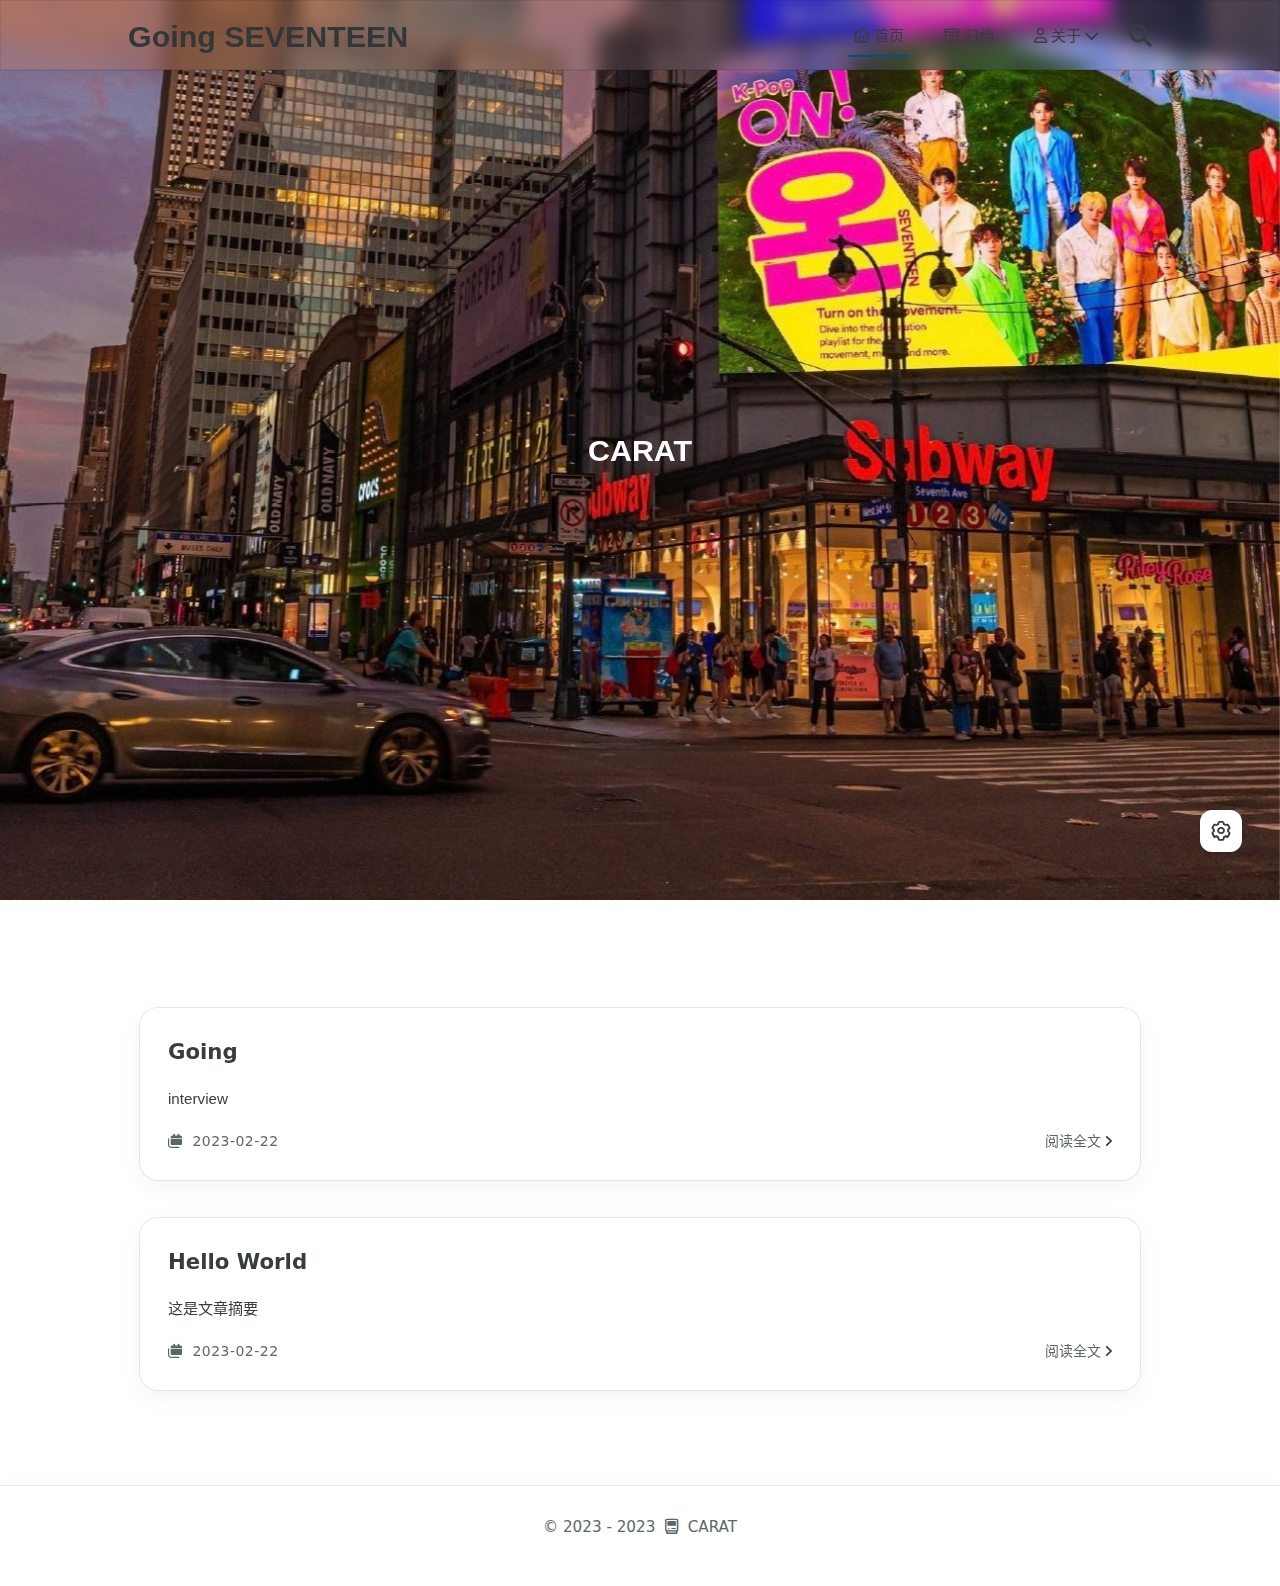
<file: index.html>
<!DOCTYPE html>
<html lang="zh-CN">
<head>
    <meta charset="utf-8">
    <meta name="viewport" content="width=device-width, initial-scale=1">
    <meta name="keywords" content="Hexo Theme Redefine">
    <meta name="description" content="Hexo Theme Redefine">
    <meta name="author" content="CARAT">
    <link rel="apple-touch-icon" sizes="180x180" href="/images/apple-touch-icon-redefine.png">
    <!--- Seo Part-->
    
    <link rel="canonical" href="https://Cherryhoo.github.io/"/>
    <meta name="robots" content="index,follow">
    <meta name="googlebot" content="index,follow">
    <meta name="revisit-after" content="1 days">
    <meta property="og:type" content="article">
    <meta property="og:title" content="HooBlog">
    <meta property="og:description" content="Hexo Theme Redefine">
    <meta property="og:url" content="https://Cherryhoo.github.ioindex.html">
    <meta property="og:image" content="/images/redefine-logo.svg">
    <meta property="og:site_name" content="Going SEVENTEEN">
    <meta name="twitter:card" content="summary_large_image">
    <meta name="twitter:title" content="HooBlog">
    <meta name="twitter:description" content="Hexo Theme Redefine">
    <meta name="twitter:image" content="/images/redefine-logo.svg">
    <!--- Icon Part-->
    <link rel="icon" type="image/png" href="/images/redefine-logo.svg" sizes="192x192">
    <link rel="apple-touch-icon" sizes="180x180" href="/images/redefine-logo.svg">
    <meta name="theme-color" content="#005080">
    <link rel="shortcut icon" href="/images/redefine-logo.svg">
    
    <title>
        
        Going SEVENTEEN
    </title>
    
<link rel="stylesheet" href="/css/style.css">

    
<link rel="stylesheet" href="/assets/fonts.css">

    
    
    
    
    <script id="hexo-configurations">
    let REDEFINE = window.REDEFINE || {};
    REDEFINE.hexo_config = {"hostname":"cherryhoo.github.io","root":"/","language":"zh-CN","path":"search.xml"};
    REDEFINE.theme_config = {"toc":{"enable":true,"number":true,"expand_all":true,"init_open":true},"style":{"primary_color":"#005080","avatar":"/images/redefine-avatar.svg","favicon":"/images/redefine-logo.svg","article_img_align":"center","right_side_width":"210px","content_max_width":"1000px","nav_color":{"left":"#f78736","right":"#367df7","transparency":35},"hover":{"shadow":true,"scale":false},"first_screen":{"enable":true,"background_image":{"light":"/images/background1.jpg","dark":"https://evan.beee.top/img/wallhaven-wqery6-dark.webp"},"title_color":{"light":"#fff","dark":"#d1d1b6"},"description":"CARAT","custom_font":{"enable":false,"font_family":null,"font_url":null}},"scroll":{"progress_bar":{"enable":false},"percent":{"enable":false}}},"local_search":{"enable":true,"preload":true},"code_block":{"copy":true,"style":"mac","custom_font":{"enable":false,"font_family":null,"font_url":null}},"pjax":{"enable":true},"lazyload":{"enable":true},"version":"1.1.2","friend_links":{"columns":2},"home_article":{"date_format":"auto","category":{"enable":true,"limit":3},"tag":{"enable":true,"limit":3}}};
    REDEFINE.language_ago = {"second":"%s 秒前","minute":"%s 分钟前","hour":"%s 小时前","day":"%s 天前","week":"%s 周前","month":"%s 个月前","year":"%s 年前"};
  </script>
    
    
<link rel="stylesheet" href="/fontawesome/fontawesome.min.css">

    
<link rel="stylesheet" href="/fontawesome/brands.min.css">

    
<link rel="stylesheet" href="/fontawesome/solid.min.css">

    
<link rel="stylesheet" href="/fontawesome/regular.min.css">

    
    
    
<meta name="generator" content="Hexo 6.3.0"></head>


<body>
<div class="progress-bar-container">
    

    
        <span class="pjax-progress-bar"></span>
        <span class="pjax-progress-icon">
            <i class="fa-solid fa-circle-notch fa-spin"></i>
        </span>
    
</div>


<main class="page-container">

    
        <div class="first-screen-container flex-center">
    <div class="content flex-center">
        <div class="description fade-in-down-animation" >
          CARAT
        </div>
        
    </div>
</div>

    

    <div class="page-main-content">

        <div class="page-main-content-top">
            <header class="menu-wrapper">
    
    <div class="menu-content has-first-screen">
        <div class="left">
            
            <a class="logo-title" href="/">
                <h1>
                Going SEVENTEEN
                </h1>
            </a>
        </div>

        <div class="right">
            <!-- PC -->
            <div class="pc">
                <ul class="menu-list">
                    
                        
                            <li class="menu-item">
                                <!-- Menu -->
                                <a class="active" 
                                    href="/"  >
                                    
                                        
                                            <i class="fa-regular fa-house"></i>
                                        
                                        首页
                                    
                                </a>
                                <!-- Submenu -->
                                
                            </li>
                    
                        
                            <li class="menu-item">
                                <!-- Menu -->
                                <a class="" 
                                    href="/archives"  >
                                    
                                        
                                            <i class="fa-regular fa-archive"></i>
                                        
                                        归档
                                    
                                </a>
                                <!-- Submenu -->
                                
                            </li>
                    
                        
                            <li class="menu-item">
                                <!-- Menu -->
                                <a class="has-dropdown" 
                                    href="#" onClick="return false;">
                                    
                                        
                                            <i class="fa-regular fa-user"></i>
                                        
                                        关于&nbsp;<i class="fa-solid fa-chevron-down"></i>
                                    
                                </a>
                                <!-- Submenu -->
                                
                                    <ul class="sub-menu">
                                    
                                        <li>
                                        <a href="/about">ME
                                        </a>
                                        </li>
                                    
                                        <li>
                                        <a target="_blank" rel="noopener" href="https://github.com/Cherryhoo/">GITHUB
                                        </a>
                                        </li>
                                    
                                        <li>
                                        <a target="_blank" rel="noopener" href="https://weibo.com/">BLOG
                                        </a>
                                        </li>
                                    
                                        <li>
                                        <a target="_blank" rel="noopener" href="https://www.bilibili.com/account/history?spm_id_from=333.880.0.0">VIDEO
                                        </a>
                                        </li>
                                    
                                        <li>
                                        <a target="_blank" rel="noopener" href="https://www.yuque.com/dashboard">NOTE
                                        </a>
                                        </li>
                                    
                                        <li>
                                        <a target="_blank" rel="noopener" href="https://pan.baidu.com/disk/main#/index?category=all&path=%2F%E6%88%91%E7%9A%84%E8%B5%84%E6%BA%90%2Fpink">STORAGE
                                        </a>
                                        </li>
                                    
                                        <li>
                                        <a target="_blank" rel="noopener" href="https://sunny-117.github.io/blog/react/">REACT
                                        </a>
                                        </li>
                                    
                                    </ul>
                                
                            </li>
                    
                    
                        <li class="menu-item search search-popup-trigger">
                            <i class="fa-solid fa-magnifying-glass"></i>
                        </li>
                    
                </ul>
            </div>
            <!-- Mobile -->
            <div class="mobile">
                
                    <div class="icon-item search search-popup-trigger"><i class="fa-solid fa-magnifying-glass"></i></div>
                
                <div class="icon-item menu-bar">
                    <div class="menu-bar-middle"></div>
                </div>
            </div>
        </div>
    </div>

    <!-- Mobile drawer -->
    <div class="menu-drawer">
        <ul class="drawer-menu-list">
            
                
                    <li class="drawer-menu-item flex-center">
                        <a class="active" 
                        href="/"  >
                             
                                
                                    <i class="fa-regular fa-house"></i>
                                
                                首页
                            
                        </a>
                    </li>
                    <!-- Submenu -->
                    
            
                
                    <li class="drawer-menu-item flex-center">
                        <a class="" 
                        href="/archives"  >
                             
                                
                                    <i class="fa-regular fa-archive"></i>
                                
                                归档
                            
                        </a>
                    </li>
                    <!-- Submenu -->
                    
            
                
                    <li class="drawer-menu-item flex-center">
                        <a class="has-dropdown" 
                        href="#" onClick="return false;">
                            
                                
                                    <i class="fa-regular fa-user"></i>
                                
                                关于&nbsp;<i class="fa-solid fa-chevron-down"></i>
                            
                        </a>
                    </li>
                    <!-- Submenu -->
                              
                        
                            <li class="dropdown-item flex-center">
                                <a class="dropdown-item" href="/about">ME</a>
                            </li>
                        
                            <li class="dropdown-item flex-center">
                                <a class="dropdown-item" target="_blank" rel="noopener" href="https://github.com/Cherryhoo/">GITHUB</a>
                            </li>
                        
                            <li class="dropdown-item flex-center">
                                <a class="dropdown-item" target="_blank" rel="noopener" href="https://weibo.com/">BLOG</a>
                            </li>
                        
                            <li class="dropdown-item flex-center">
                                <a class="dropdown-item" target="_blank" rel="noopener" href="https://www.bilibili.com/account/history?spm_id_from=333.880.0.0">VIDEO</a>
                            </li>
                        
                            <li class="dropdown-item flex-center">
                                <a class="dropdown-item" target="_blank" rel="noopener" href="https://www.yuque.com/dashboard">NOTE</a>
                            </li>
                        
                            <li class="dropdown-item flex-center">
                                <a class="dropdown-item" target="_blank" rel="noopener" href="https://pan.baidu.com/disk/main#/index?category=all&path=%2F%E6%88%91%E7%9A%84%E8%B5%84%E6%BA%90%2Fpink">STORAGE</a>
                            </li>
                        
                            <li class="dropdown-item flex-center">
                                <a class="dropdown-item" target="_blank" rel="noopener" href="https://sunny-117.github.io/blog/react/">REACT</a>
                            </li>
                        
                    
            

        </ul>
    </div>

    <div class="window-mask"></div>

</header>


        </div>

        <div class="page-main-content-middle">

            <div class="main-content">

                
                    <div class="home-content-container fade-in-down-animation">
    <ul class="home-article-list">
        
            <li class="home-article-item">

                

                

                <h3 class="home-article-title">
                    <a href="/2023/02/22/post/">
                        Going
                    </a>
                </h3>

                <div class="home-article-content markdown-body">
                    
                        interview
                    
                </div>

                <div class="home-article-meta-info-container">
    <div class="home-article-meta-info">
        <span><i class="fa-solid fa-calendars"></i>&nbsp;
            <span class="home-article-date" data-date="Wed Feb 22 2023 17:32:19 GMT+0800">
                
                    2023-02-22
                
            </span>
        </span>
        
        
    </div>

    <a href="/2023/02/22/post/">阅读全文<span class="seo-reader-text">Going</span>&nbsp;<i class="fa-solid fa-angle-right"></i></a>
</div>

            </li>
        
            <li class="home-article-item">

                

                

                <h3 class="home-article-title">
                    <a href="/2023/02/22/hello-world/">
                        Hello World
                    </a>
                </h3>

                <div class="home-article-content markdown-body">
                    
                        这是文章摘要
                    
                </div>

                <div class="home-article-meta-info-container">
    <div class="home-article-meta-info">
        <span><i class="fa-solid fa-calendars"></i>&nbsp;
            <span class="home-article-date" data-date="Wed Feb 22 2023 16:55:38 GMT+0800">
                
                    2023-02-22
                
            </span>
        </span>
        
        
    </div>

    <a href="/2023/02/22/hello-world/">阅读全文<span class="seo-reader-text">Hello World</span>&nbsp;<i class="fa-solid fa-angle-right"></i></a>
</div>

            </li>
        
    </ul>

    <div class="home-paginator">
        <div class="paginator">
    

    
</div>

    </div>
</div>


                

            </div>



        </div>

        <div class="page-main-content-bottom">
            <footer class="footer">
    <div class="info-container">
        <div class="copyright-info">
            &copy;
            
              <span>2023</span>
              -
            
            2023&nbsp;&nbsp;<i class="fa-regular fa-computer-classic"></i>&nbsp;&nbsp;<a href="/">CARAT</a>
        </div>
        
        
        
        
        
        
        
        
        
    </div>  
</footer>
        </div>
    </div>

    

    <div class="right-bottom-side-tools">
        <div class="side-tools-container">
    <ul class="unfolded-tools-list">
        <li class="right-bottom-tools tool-font-adjust-plus flex-center">
            <i class="fa-regular fa-magnifying-glass-plus"></i>
        </li>

        <li class="right-bottom-tools tool-font-adjust-minus flex-center">
            <i class="fa-regular fa-magnifying-glass-minus"></i>
        </li>

        <li class="right-bottom-tools tool-expand-width flex-center">
            <i class="fa-regular fa-expand"></i>
        </li>

        <li class="right-bottom-tools tool-dark-light-toggle flex-center">
            <i class="fa-regular fa-moon"></i>
        </li>

        <!-- rss -->
        

        
            <li class="right-bottom-tools tool-scroll-to-top flex-center">
                <i class="fa-regular fa-arrow-up"></i>
            </li>
        

        <li class="right-bottom-tools tool-scroll-to-bottom flex-center">
            <i class="fa-regular fa-arrow-down"></i>
        </li>
    </ul>

    <ul class="folded-tools-list">
        <li class="right-bottom-tools tool-toggle-show flex-center">
            <i class="fa-regular fa-cog fa-spin"></i>
        </li>
        
    </ul>
</div>

    </div>

    <div class="image-viewer-container">
    <img src="">
</div>


    
        <div class="search-pop-overlay">
    <div class="popup search-popup">
        <div class="search-header">
          <span class="search-input-field-pre">
            <i class="fa-solid fa-keyboard"></i>
          </span>
            <div class="search-input-container">
                <input autocomplete="off"
                       autocorrect="off"
                       autocapitalize="off"
                       placeholder="搜索..."
                       spellcheck="false"
                       type="search"
                       class="search-input"
                >
            </div>
            <span class="popup-btn-close">
                <i class="fa-solid fa-times"></i>
            </span>
        </div>
        <div id="search-result">
            <div id="no-result">
                <i class="fa-solid fa-spinner fa-spin-pulse fa-5x fa-fw"></i>
            </div>
        </div>
    </div>
</div>

    


</main>





<script src="/js/utils.js"></script>

<script src="/js/main.js"></script>

<script src="/js/layouts/menu-shrink.js"></script>

<script src="/js/tools/go-top-bottom.js"></script>

<script src="/js/tools/dark-light-toggle.js"></script>



    
<script src="/js/tools/local-search.js"></script>




    
<script src="/js/tools/code-block.js"></script>




    
<script src="/js/layouts/lazyload.js"></script>





<div class="post-scripts pjax">
    
    
</div>


    
<script src="/js/libs/pjax.min.js"></script>

<script>
    window.addEventListener('DOMContentLoaded', () => {
        window.pjax = new Pjax({
            selectors: [
                'head title',
                '.page-container',
                '.pjax'
            ],
            history: true,
            debug: false,
            cacheBust: false,
            timeout: 0,
            analytics: false,
            currentUrlFullReload: false,
            scrollRestoration: false,
            // scrollTo: true,
        });

        document.addEventListener('pjax:send', () => {
            REDEFINE.utils.pjaxProgressBarStart();
        });

        document.addEventListener('pjax:complete', () => {
            REDEFINE.utils.pjaxProgressBarEnd();
            window.pjax.executeScripts(document.querySelectorAll('script[data-pjax], .pjax script'));
            REDEFINE.refresh();
        });
    });
</script>



</body>
</html>
</file>
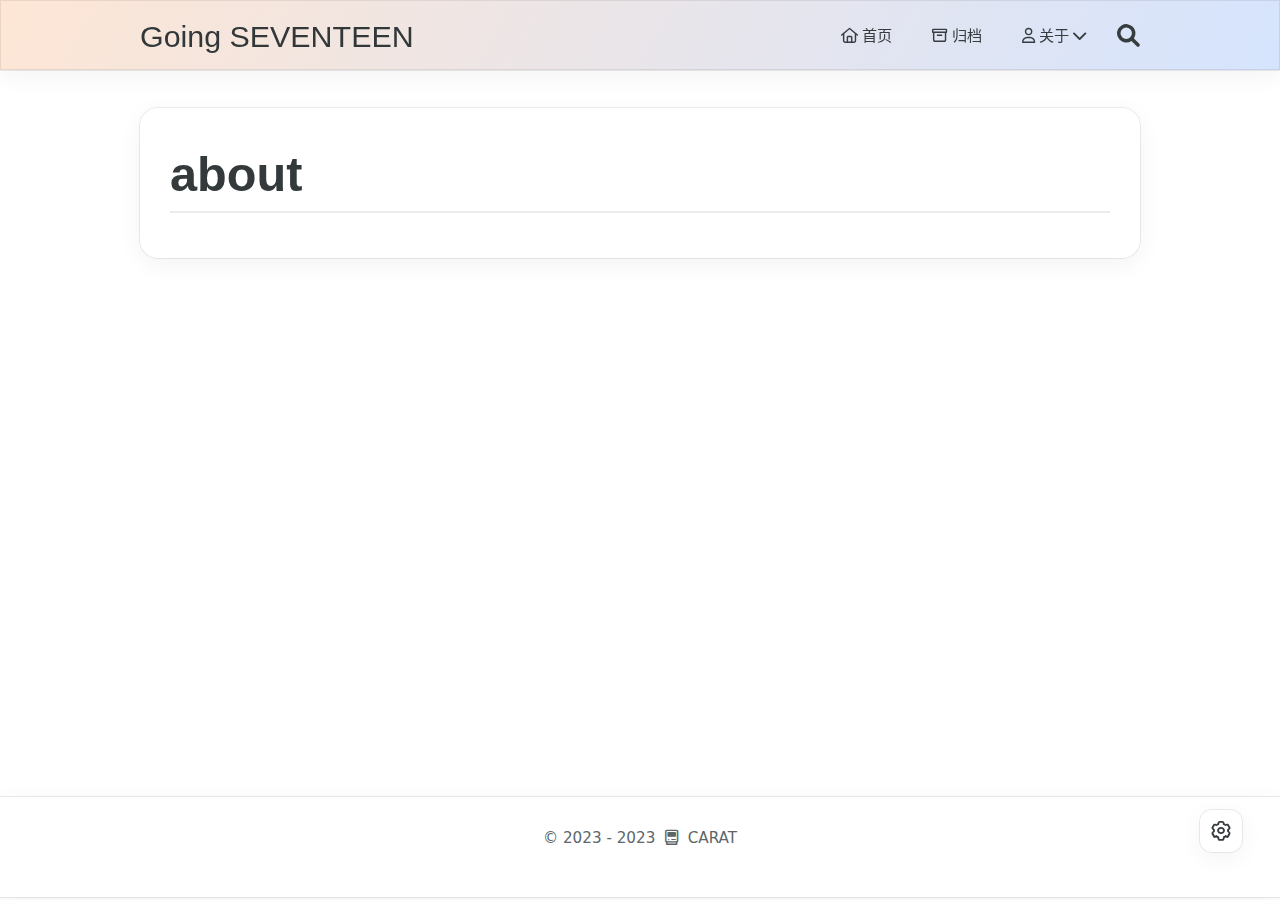
<file: about/index.html>
<!DOCTYPE html>
<html lang="zh-CN">
<head>
    <meta charset="utf-8">
    <meta name="viewport" content="width=device-width, initial-scale=1">
    <meta name="keywords" content="Hexo Theme Redefine">
    <meta name="description" content="Hexo Theme Redefine">
    <meta name="author" content="CARAT">
    <link rel="apple-touch-icon" sizes="180x180" href="/images/apple-touch-icon-redefine.png">
    <!--- Seo Part-->
    
    <link rel="canonical" href="https://Cherryhoo.github.io/about/"/>
    <meta name="robots" content="index,follow">
    <meta name="googlebot" content="index,follow">
    <meta name="revisit-after" content="1 days">
    <meta property="og:type" content="article">
    <meta property="og:title" content="about">
    <meta property="og:description" content="Hexo Theme Redefine">
    <meta property="og:url" content="https://Cherryhoo.github.ioabout/index.html">
    <meta property="og:image" content="/images/redefine-logo.svg">
    <meta property="og:site_name" content="Going SEVENTEEN">
    <meta name="twitter:card" content="summary_large_image">
    <meta name="twitter:title" content="about">
    <meta name="twitter:description" content="Hexo Theme Redefine">
    <meta name="twitter:image" content="/images/redefine-logo.svg">
    <!--- Icon Part-->
    <link rel="icon" type="image/png" href="/images/redefine-logo.svg" sizes="192x192">
    <link rel="apple-touch-icon" sizes="180x180" href="/images/redefine-logo.svg">
    <meta name="theme-color" content="#005080">
    <link rel="shortcut icon" href="/images/redefine-logo.svg">
    
    <title>
        
            关于 -
        
        Going SEVENTEEN
    </title>
    
<link rel="stylesheet" href="/css/style.css">

    
<link rel="stylesheet" href="/assets/fonts.css">

    
    
    
    
    <script id="hexo-configurations">
    let REDEFINE = window.REDEFINE || {};
    REDEFINE.hexo_config = {"hostname":"cherryhoo.github.io","root":"/","language":"zh-CN","path":"search.xml"};
    REDEFINE.theme_config = {"toc":{"enable":true,"number":true,"expand_all":true,"init_open":true},"style":{"primary_color":"#005080","avatar":"/images/redefine-avatar.svg","favicon":"/images/redefine-logo.svg","article_img_align":"center","right_side_width":"210px","content_max_width":"1000px","nav_color":{"left":"#f78736","right":"#367df7","transparency":35},"hover":{"shadow":true,"scale":false},"first_screen":{"enable":true,"background_image":{"light":"/images/background1.jpg","dark":"https://evan.beee.top/img/wallhaven-wqery6-dark.webp"},"title_color":{"light":"#fff","dark":"#d1d1b6"},"description":"CARAT","custom_font":{"enable":false,"font_family":null,"font_url":null}},"scroll":{"progress_bar":{"enable":false},"percent":{"enable":false}}},"local_search":{"enable":true,"preload":true},"code_block":{"copy":true,"style":"mac","custom_font":{"enable":false,"font_family":null,"font_url":null}},"pjax":{"enable":true},"lazyload":{"enable":true},"version":"1.1.2","friend_links":{"columns":2},"home_article":{"date_format":"auto","category":{"enable":true,"limit":3},"tag":{"enable":true,"limit":3}}};
    REDEFINE.language_ago = {"second":"%s 秒前","minute":"%s 分钟前","hour":"%s 小时前","day":"%s 天前","week":"%s 周前","month":"%s 个月前","year":"%s 年前"};
  </script>
    
    
<link rel="stylesheet" href="/fontawesome/fontawesome.min.css">

    
<link rel="stylesheet" href="/fontawesome/brands.min.css">

    
<link rel="stylesheet" href="/fontawesome/solid.min.css">

    
<link rel="stylesheet" href="/fontawesome/regular.min.css">

    
    
    
<meta name="generator" content="Hexo 6.3.0"></head>


<body>
<div class="progress-bar-container">
    

    
        <span class="pjax-progress-bar"></span>
        <span class="pjax-progress-icon">
            <i class="fa-solid fa-circle-notch fa-spin"></i>
        </span>
    
</div>


<main class="page-container">

    

    <div class="page-main-content">

        <div class="page-main-content-top">
            <header class="menu-wrapper">
    
    <div class="menu-content">
        <div class="left">
            
            <a class="logo-title" href="/">
                
                Going SEVENTEEN
                
            </a>
        </div>

        <div class="right">
            <!-- PC -->
            <div class="pc">
                <ul class="menu-list">
                    
                        
                            <li class="menu-item">
                                <!-- Menu -->
                                <a class="" 
                                    href="/"  >
                                    
                                        
                                            <i class="fa-regular fa-house"></i>
                                        
                                        首页
                                    
                                </a>
                                <!-- Submenu -->
                                
                            </li>
                    
                        
                            <li class="menu-item">
                                <!-- Menu -->
                                <a class="" 
                                    href="/archives"  >
                                    
                                        
                                            <i class="fa-regular fa-archive"></i>
                                        
                                        归档
                                    
                                </a>
                                <!-- Submenu -->
                                
                            </li>
                    
                        
                            <li class="menu-item">
                                <!-- Menu -->
                                <a class="has-dropdown" 
                                    href="#" onClick="return false;">
                                    
                                        
                                            <i class="fa-regular fa-user"></i>
                                        
                                        关于&nbsp;<i class="fa-solid fa-chevron-down"></i>
                                    
                                </a>
                                <!-- Submenu -->
                                
                                    <ul class="sub-menu">
                                    
                                        <li>
                                        <a href="/about">ME
                                        </a>
                                        </li>
                                    
                                        <li>
                                        <a target="_blank" rel="noopener" href="https://github.com/Cherryhoo/">GITHUB
                                        </a>
                                        </li>
                                    
                                        <li>
                                        <a target="_blank" rel="noopener" href="https://weibo.com/">BLOG
                                        </a>
                                        </li>
                                    
                                        <li>
                                        <a target="_blank" rel="noopener" href="https://www.bilibili.com/account/history?spm_id_from=333.880.0.0">VIDEO
                                        </a>
                                        </li>
                                    
                                        <li>
                                        <a target="_blank" rel="noopener" href="https://www.yuque.com/dashboard">NOTE
                                        </a>
                                        </li>
                                    
                                        <li>
                                        <a target="_blank" rel="noopener" href="https://pan.baidu.com/disk/main#/index?category=all&path=%2F%E6%88%91%E7%9A%84%E8%B5%84%E6%BA%90%2Fpink">STORAGE
                                        </a>
                                        </li>
                                    
                                        <li>
                                        <a target="_blank" rel="noopener" href="https://sunny-117.github.io/blog/react/">REACT
                                        </a>
                                        </li>
                                    
                                    </ul>
                                
                            </li>
                    
                    
                        <li class="menu-item search search-popup-trigger">
                            <i class="fa-solid fa-magnifying-glass"></i>
                        </li>
                    
                </ul>
            </div>
            <!-- Mobile -->
            <div class="mobile">
                
                    <div class="icon-item search search-popup-trigger"><i class="fa-solid fa-magnifying-glass"></i></div>
                
                <div class="icon-item menu-bar">
                    <div class="menu-bar-middle"></div>
                </div>
            </div>
        </div>
    </div>

    <!-- Mobile drawer -->
    <div class="menu-drawer">
        <ul class="drawer-menu-list">
            
                
                    <li class="drawer-menu-item flex-center">
                        <a class="" 
                        href="/"  >
                             
                                
                                    <i class="fa-regular fa-house"></i>
                                
                                首页
                            
                        </a>
                    </li>
                    <!-- Submenu -->
                    
            
                
                    <li class="drawer-menu-item flex-center">
                        <a class="" 
                        href="/archives"  >
                             
                                
                                    <i class="fa-regular fa-archive"></i>
                                
                                归档
                            
                        </a>
                    </li>
                    <!-- Submenu -->
                    
            
                
                    <li class="drawer-menu-item flex-center">
                        <a class="has-dropdown" 
                        href="#" onClick="return false;">
                            
                                
                                    <i class="fa-regular fa-user"></i>
                                
                                关于&nbsp;<i class="fa-solid fa-chevron-down"></i>
                            
                        </a>
                    </li>
                    <!-- Submenu -->
                              
                        
                            <li class="dropdown-item flex-center">
                                <a class="dropdown-item" href="/about">ME</a>
                            </li>
                        
                            <li class="dropdown-item flex-center">
                                <a class="dropdown-item" target="_blank" rel="noopener" href="https://github.com/Cherryhoo/">GITHUB</a>
                            </li>
                        
                            <li class="dropdown-item flex-center">
                                <a class="dropdown-item" target="_blank" rel="noopener" href="https://weibo.com/">BLOG</a>
                            </li>
                        
                            <li class="dropdown-item flex-center">
                                <a class="dropdown-item" target="_blank" rel="noopener" href="https://www.bilibili.com/account/history?spm_id_from=333.880.0.0">VIDEO</a>
                            </li>
                        
                            <li class="dropdown-item flex-center">
                                <a class="dropdown-item" target="_blank" rel="noopener" href="https://www.yuque.com/dashboard">NOTE</a>
                            </li>
                        
                            <li class="dropdown-item flex-center">
                                <a class="dropdown-item" target="_blank" rel="noopener" href="https://pan.baidu.com/disk/main#/index?category=all&path=%2F%E6%88%91%E7%9A%84%E8%B5%84%E6%BA%90%2Fpink">STORAGE</a>
                            </li>
                        
                            <li class="dropdown-item flex-center">
                                <a class="dropdown-item" target="_blank" rel="noopener" href="https://sunny-117.github.io/blog/react/">REACT</a>
                            </li>
                        
                    
            

        </ul>
    </div>

    <div class="window-mask"></div>

</header>


        </div>

        <div class="page-main-content-middle">

            <div class="main-content">

                
                    <div class="fade-in-down-animation">
    <div class="page-template-container">
        
        
        <div class="page-template-content markdown-body">
            
                <h1>about</h1>
            
        </div>
        <div class="page-template-comments">
            
        </div>
    </div>
</div>


                

            </div>



        </div>

        <div class="page-main-content-bottom">
            <footer class="footer">
    <div class="info-container">
        <div class="copyright-info">
            &copy;
            
              <span>2023</span>
              -
            
            2023&nbsp;&nbsp;<i class="fa-regular fa-computer-classic"></i>&nbsp;&nbsp;<a href="/">CARAT</a>
        </div>
        
        
        
        
        
        
        
        
        
    </div>  
</footer>
        </div>
    </div>

    

    <div class="right-bottom-side-tools">
        <div class="side-tools-container">
    <ul class="unfolded-tools-list">
        <li class="right-bottom-tools tool-font-adjust-plus flex-center">
            <i class="fa-regular fa-magnifying-glass-plus"></i>
        </li>

        <li class="right-bottom-tools tool-font-adjust-minus flex-center">
            <i class="fa-regular fa-magnifying-glass-minus"></i>
        </li>

        <li class="right-bottom-tools tool-expand-width flex-center">
            <i class="fa-regular fa-expand"></i>
        </li>

        <li class="right-bottom-tools tool-dark-light-toggle flex-center">
            <i class="fa-regular fa-moon"></i>
        </li>

        <!-- rss -->
        

        
            <li class="right-bottom-tools tool-scroll-to-top flex-center">
                <i class="fa-regular fa-arrow-up"></i>
            </li>
        

        <li class="right-bottom-tools tool-scroll-to-bottom flex-center">
            <i class="fa-regular fa-arrow-down"></i>
        </li>
    </ul>

    <ul class="folded-tools-list">
        <li class="right-bottom-tools tool-toggle-show flex-center">
            <i class="fa-regular fa-cog fa-spin"></i>
        </li>
        
    </ul>
</div>

    </div>

    <div class="image-viewer-container">
    <img src="">
</div>


    
        <div class="search-pop-overlay">
    <div class="popup search-popup">
        <div class="search-header">
          <span class="search-input-field-pre">
            <i class="fa-solid fa-keyboard"></i>
          </span>
            <div class="search-input-container">
                <input autocomplete="off"
                       autocorrect="off"
                       autocapitalize="off"
                       placeholder="搜索..."
                       spellcheck="false"
                       type="search"
                       class="search-input"
                >
            </div>
            <span class="popup-btn-close">
                <i class="fa-solid fa-times"></i>
            </span>
        </div>
        <div id="search-result">
            <div id="no-result">
                <i class="fa-solid fa-spinner fa-spin-pulse fa-5x fa-fw"></i>
            </div>
        </div>
    </div>
</div>

    


</main>




<script src="/js/utils.js"></script>

<script src="/js/main.js"></script>

<script src="/js/layouts/menu-shrink.js"></script>

<script src="/js/tools/go-top-bottom.js"></script>

<script src="/js/tools/dark-light-toggle.js"></script>



    
<script src="/js/tools/local-search.js"></script>




    
<script src="/js/tools/code-block.js"></script>




    
<script src="/js/layouts/lazyload.js"></script>





<div class="post-scripts pjax">
    
    
</div>


    
<script src="/js/libs/pjax.min.js"></script>

<script>
    window.addEventListener('DOMContentLoaded', () => {
        window.pjax = new Pjax({
            selectors: [
                'head title',
                '.page-container',
                '.pjax'
            ],
            history: true,
            debug: false,
            cacheBust: false,
            timeout: 0,
            analytics: false,
            currentUrlFullReload: false,
            scrollRestoration: false,
            // scrollTo: true,
        });

        document.addEventListener('pjax:send', () => {
            REDEFINE.utils.pjaxProgressBarStart();
        });

        document.addEventListener('pjax:complete', () => {
            REDEFINE.utils.pjaxProgressBarEnd();
            window.pjax.executeScripts(document.querySelectorAll('script[data-pjax], .pjax script'));
            REDEFINE.refresh();
        });
    });
</script>



</body>
</html>
</file>
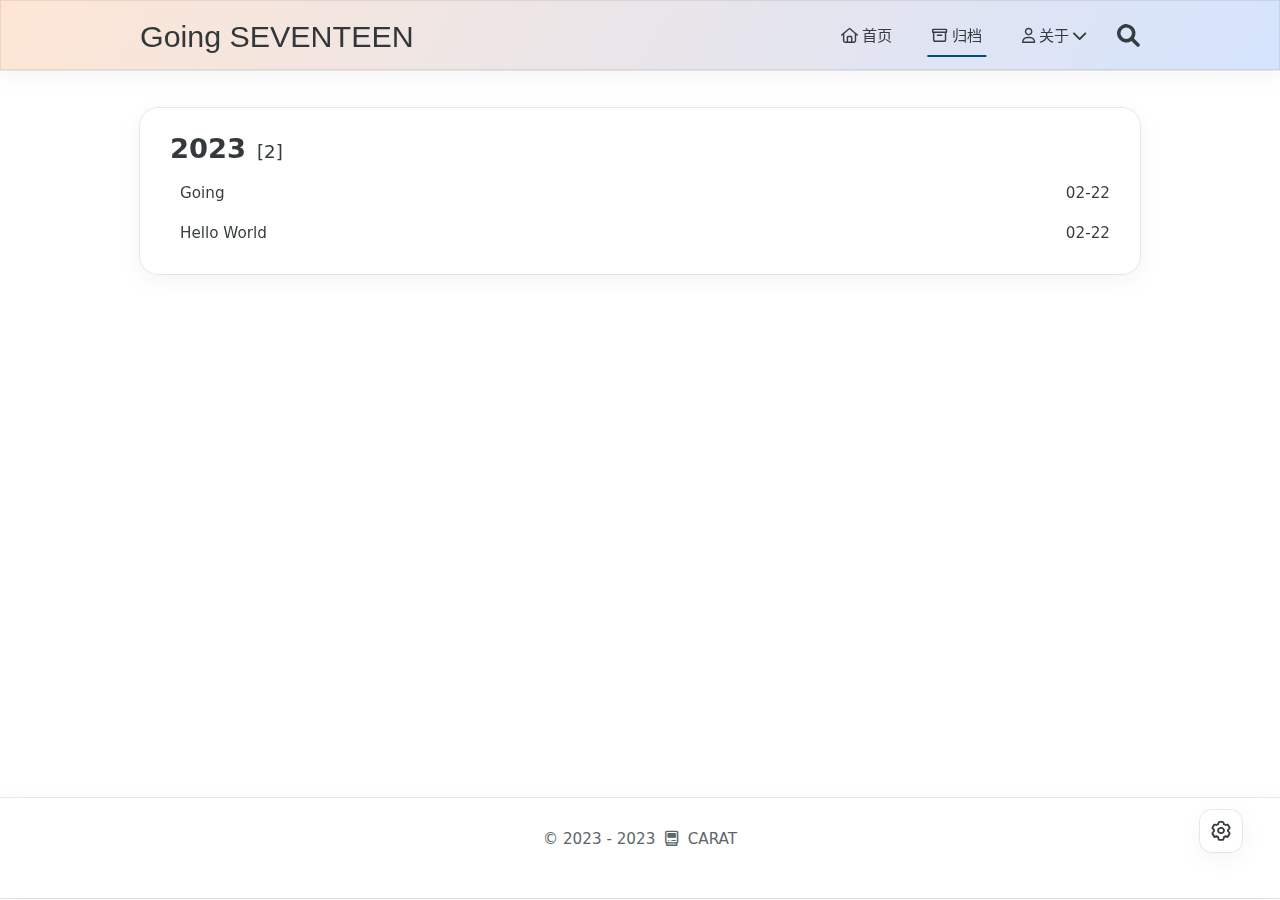
<file: archives/index.html>
<!DOCTYPE html>
<html lang="zh-CN">
<head>
    <meta charset="utf-8">
    <meta name="viewport" content="width=device-width, initial-scale=1">
    <meta name="keywords" content="Hexo Theme Redefine">
    <meta name="description" content="Hexo Theme Redefine">
    <meta name="author" content="CARAT">
    <link rel="apple-touch-icon" sizes="180x180" href="/images/apple-touch-icon-redefine.png">
    <!--- Seo Part-->
    
    <link rel="canonical" href="https://Cherryhoo.github.io/archives/"/>
    <meta name="robots" content="index,follow">
    <meta name="googlebot" content="index,follow">
    <meta name="revisit-after" content="1 days">
    <meta property="og:type" content="article">
    <meta property="og:title" content="HooBlog">
    <meta property="og:description" content="Hexo Theme Redefine">
    <meta property="og:url" content="https://Cherryhoo.github.ioarchives/index.html">
    <meta property="og:image" content="/images/redefine-logo.svg">
    <meta property="og:site_name" content="Going SEVENTEEN">
    <meta name="twitter:card" content="summary_large_image">
    <meta name="twitter:title" content="HooBlog">
    <meta name="twitter:description" content="Hexo Theme Redefine">
    <meta name="twitter:image" content="/images/redefine-logo.svg">
    <!--- Icon Part-->
    <link rel="icon" type="image/png" href="/images/redefine-logo.svg" sizes="192x192">
    <link rel="apple-touch-icon" sizes="180x180" href="/images/redefine-logo.svg">
    <meta name="theme-color" content="#005080">
    <link rel="shortcut icon" href="/images/redefine-logo.svg">
    
    <title>
        
            归档 -
        
        Going SEVENTEEN
    </title>
    
<link rel="stylesheet" href="/css/style.css">

    
<link rel="stylesheet" href="/assets/fonts.css">

    
    
    
    
    <script id="hexo-configurations">
    let REDEFINE = window.REDEFINE || {};
    REDEFINE.hexo_config = {"hostname":"cherryhoo.github.io","root":"/","language":"zh-CN","path":"search.xml"};
    REDEFINE.theme_config = {"toc":{"enable":true,"number":true,"expand_all":true,"init_open":true},"style":{"primary_color":"#005080","avatar":"/images/redefine-avatar.svg","favicon":"/images/redefine-logo.svg","article_img_align":"center","right_side_width":"210px","content_max_width":"1000px","nav_color":{"left":"#f78736","right":"#367df7","transparency":35},"hover":{"shadow":true,"scale":false},"first_screen":{"enable":true,"background_image":{"light":"/images/background1.jpg","dark":"https://evan.beee.top/img/wallhaven-wqery6-dark.webp"},"title_color":{"light":"#fff","dark":"#d1d1b6"},"description":"CARAT","custom_font":{"enable":false,"font_family":null,"font_url":null}},"scroll":{"progress_bar":{"enable":false},"percent":{"enable":false}}},"local_search":{"enable":true,"preload":true},"code_block":{"copy":true,"style":"mac","custom_font":{"enable":false,"font_family":null,"font_url":null}},"pjax":{"enable":true},"lazyload":{"enable":true},"version":"1.1.2","friend_links":{"columns":2},"home_article":{"date_format":"auto","category":{"enable":true,"limit":3},"tag":{"enable":true,"limit":3}}};
    REDEFINE.language_ago = {"second":"%s 秒前","minute":"%s 分钟前","hour":"%s 小时前","day":"%s 天前","week":"%s 周前","month":"%s 个月前","year":"%s 年前"};
  </script>
    
    
<link rel="stylesheet" href="/fontawesome/fontawesome.min.css">

    
<link rel="stylesheet" href="/fontawesome/brands.min.css">

    
<link rel="stylesheet" href="/fontawesome/solid.min.css">

    
<link rel="stylesheet" href="/fontawesome/regular.min.css">

    
    
    
<meta name="generator" content="Hexo 6.3.0"></head>


<body>
<div class="progress-bar-container">
    

    
        <span class="pjax-progress-bar"></span>
        <span class="pjax-progress-icon">
            <i class="fa-solid fa-circle-notch fa-spin"></i>
        </span>
    
</div>


<main class="page-container">

    

    <div class="page-main-content">

        <div class="page-main-content-top">
            <header class="menu-wrapper">
    
    <div class="menu-content">
        <div class="left">
            
            <a class="logo-title" href="/">
                
                Going SEVENTEEN
                
            </a>
        </div>

        <div class="right">
            <!-- PC -->
            <div class="pc">
                <ul class="menu-list">
                    
                        
                            <li class="menu-item">
                                <!-- Menu -->
                                <a class="" 
                                    href="/"  >
                                    
                                        
                                            <i class="fa-regular fa-house"></i>
                                        
                                        首页
                                    
                                </a>
                                <!-- Submenu -->
                                
                            </li>
                    
                        
                            <li class="menu-item">
                                <!-- Menu -->
                                <a class="active" 
                                    href="/archives"  >
                                    
                                        
                                            <i class="fa-regular fa-archive"></i>
                                        
                                        归档
                                    
                                </a>
                                <!-- Submenu -->
                                
                            </li>
                    
                        
                            <li class="menu-item">
                                <!-- Menu -->
                                <a class="has-dropdown" 
                                    href="#" onClick="return false;">
                                    
                                        
                                            <i class="fa-regular fa-user"></i>
                                        
                                        关于&nbsp;<i class="fa-solid fa-chevron-down"></i>
                                    
                                </a>
                                <!-- Submenu -->
                                
                                    <ul class="sub-menu">
                                    
                                        <li>
                                        <a href="/about">ME
                                        </a>
                                        </li>
                                    
                                        <li>
                                        <a target="_blank" rel="noopener" href="https://github.com/Cherryhoo/">GITHUB
                                        </a>
                                        </li>
                                    
                                        <li>
                                        <a target="_blank" rel="noopener" href="https://weibo.com/">BLOG
                                        </a>
                                        </li>
                                    
                                        <li>
                                        <a target="_blank" rel="noopener" href="https://www.bilibili.com/account/history?spm_id_from=333.880.0.0">VIDEO
                                        </a>
                                        </li>
                                    
                                        <li>
                                        <a target="_blank" rel="noopener" href="https://www.yuque.com/dashboard">NOTE
                                        </a>
                                        </li>
                                    
                                        <li>
                                        <a target="_blank" rel="noopener" href="https://pan.baidu.com/disk/main#/index?category=all&path=%2F%E6%88%91%E7%9A%84%E8%B5%84%E6%BA%90%2Fpink">STORAGE
                                        </a>
                                        </li>
                                    
                                        <li>
                                        <a target="_blank" rel="noopener" href="https://sunny-117.github.io/blog/react/">REACT
                                        </a>
                                        </li>
                                    
                                    </ul>
                                
                            </li>
                    
                    
                        <li class="menu-item search search-popup-trigger">
                            <i class="fa-solid fa-magnifying-glass"></i>
                        </li>
                    
                </ul>
            </div>
            <!-- Mobile -->
            <div class="mobile">
                
                    <div class="icon-item search search-popup-trigger"><i class="fa-solid fa-magnifying-glass"></i></div>
                
                <div class="icon-item menu-bar">
                    <div class="menu-bar-middle"></div>
                </div>
            </div>
        </div>
    </div>

    <!-- Mobile drawer -->
    <div class="menu-drawer">
        <ul class="drawer-menu-list">
            
                
                    <li class="drawer-menu-item flex-center">
                        <a class="" 
                        href="/"  >
                             
                                
                                    <i class="fa-regular fa-house"></i>
                                
                                首页
                            
                        </a>
                    </li>
                    <!-- Submenu -->
                    
            
                
                    <li class="drawer-menu-item flex-center">
                        <a class="active" 
                        href="/archives"  >
                             
                                
                                    <i class="fa-regular fa-archive"></i>
                                
                                归档
                            
                        </a>
                    </li>
                    <!-- Submenu -->
                    
            
                
                    <li class="drawer-menu-item flex-center">
                        <a class="has-dropdown" 
                        href="#" onClick="return false;">
                            
                                
                                    <i class="fa-regular fa-user"></i>
                                
                                关于&nbsp;<i class="fa-solid fa-chevron-down"></i>
                            
                        </a>
                    </li>
                    <!-- Submenu -->
                              
                        
                            <li class="dropdown-item flex-center">
                                <a class="dropdown-item" href="/about">ME</a>
                            </li>
                        
                            <li class="dropdown-item flex-center">
                                <a class="dropdown-item" target="_blank" rel="noopener" href="https://github.com/Cherryhoo/">GITHUB</a>
                            </li>
                        
                            <li class="dropdown-item flex-center">
                                <a class="dropdown-item" target="_blank" rel="noopener" href="https://weibo.com/">BLOG</a>
                            </li>
                        
                            <li class="dropdown-item flex-center">
                                <a class="dropdown-item" target="_blank" rel="noopener" href="https://www.bilibili.com/account/history?spm_id_from=333.880.0.0">VIDEO</a>
                            </li>
                        
                            <li class="dropdown-item flex-center">
                                <a class="dropdown-item" target="_blank" rel="noopener" href="https://www.yuque.com/dashboard">NOTE</a>
                            </li>
                        
                            <li class="dropdown-item flex-center">
                                <a class="dropdown-item" target="_blank" rel="noopener" href="https://pan.baidu.com/disk/main#/index?category=all&path=%2F%E6%88%91%E7%9A%84%E8%B5%84%E6%BA%90%2Fpink">STORAGE</a>
                            </li>
                        
                            <li class="dropdown-item flex-center">
                                <a class="dropdown-item" target="_blank" rel="noopener" href="https://sunny-117.github.io/blog/react/">REACT</a>
                            </li>
                        
                    
            

        </ul>
    </div>

    <div class="window-mask"></div>

</header>


        </div>

        <div class="page-main-content-middle">

            <div class="main-content">

                
                    <div class="fade-in-down-animation">
    <div class="archive-container ">
        
<div class="archive-list-container">
    
        <section class="archive-item">
            <div class="archive-item-header">
                <span class="archive-year">2023</span>
                <span class="archive-year-post-count">[2]</span>
            </div>
            <ul class="article-list">
                
                    <li class="article-item">
                        <a class="article-title"
                           href="/2023/02/22/post/"
                        >Going</a>
                        <span class="article-date">02-22</span>
                    </li>
                
                    <li class="article-item">
                        <a class="article-title"
                           href="/2023/02/22/hello-world/"
                        >Hello World</a>
                        <span class="article-date">02-22</span>
                    </li>
                
            </ul>
        </section>
    
</div>

    </div>
</div>

                

            </div>



        </div>

        <div class="page-main-content-bottom">
            <footer class="footer">
    <div class="info-container">
        <div class="copyright-info">
            &copy;
            
              <span>2023</span>
              -
            
            2023&nbsp;&nbsp;<i class="fa-regular fa-computer-classic"></i>&nbsp;&nbsp;<a href="/">CARAT</a>
        </div>
        
        
        
        
        
        
        
        
        
    </div>  
</footer>
        </div>
    </div>

    

    <div class="right-bottom-side-tools">
        <div class="side-tools-container">
    <ul class="unfolded-tools-list">
        <li class="right-bottom-tools tool-font-adjust-plus flex-center">
            <i class="fa-regular fa-magnifying-glass-plus"></i>
        </li>

        <li class="right-bottom-tools tool-font-adjust-minus flex-center">
            <i class="fa-regular fa-magnifying-glass-minus"></i>
        </li>

        <li class="right-bottom-tools tool-expand-width flex-center">
            <i class="fa-regular fa-expand"></i>
        </li>

        <li class="right-bottom-tools tool-dark-light-toggle flex-center">
            <i class="fa-regular fa-moon"></i>
        </li>

        <!-- rss -->
        

        
            <li class="right-bottom-tools tool-scroll-to-top flex-center">
                <i class="fa-regular fa-arrow-up"></i>
            </li>
        

        <li class="right-bottom-tools tool-scroll-to-bottom flex-center">
            <i class="fa-regular fa-arrow-down"></i>
        </li>
    </ul>

    <ul class="folded-tools-list">
        <li class="right-bottom-tools tool-toggle-show flex-center">
            <i class="fa-regular fa-cog fa-spin"></i>
        </li>
        
    </ul>
</div>

    </div>

    <div class="image-viewer-container">
    <img src="">
</div>


    
        <div class="search-pop-overlay">
    <div class="popup search-popup">
        <div class="search-header">
          <span class="search-input-field-pre">
            <i class="fa-solid fa-keyboard"></i>
          </span>
            <div class="search-input-container">
                <input autocomplete="off"
                       autocorrect="off"
                       autocapitalize="off"
                       placeholder="搜索..."
                       spellcheck="false"
                       type="search"
                       class="search-input"
                >
            </div>
            <span class="popup-btn-close">
                <i class="fa-solid fa-times"></i>
            </span>
        </div>
        <div id="search-result">
            <div id="no-result">
                <i class="fa-solid fa-spinner fa-spin-pulse fa-5x fa-fw"></i>
            </div>
        </div>
    </div>
</div>

    


</main>




<script src="/js/utils.js"></script>

<script src="/js/main.js"></script>

<script src="/js/layouts/menu-shrink.js"></script>

<script src="/js/tools/go-top-bottom.js"></script>

<script src="/js/tools/dark-light-toggle.js"></script>



    
<script src="/js/tools/local-search.js"></script>




    
<script src="/js/tools/code-block.js"></script>




    
<script src="/js/layouts/lazyload.js"></script>





<div class="post-scripts pjax">
    
    
</div>


    
<script src="/js/libs/pjax.min.js"></script>

<script>
    window.addEventListener('DOMContentLoaded', () => {
        window.pjax = new Pjax({
            selectors: [
                'head title',
                '.page-container',
                '.pjax'
            ],
            history: true,
            debug: false,
            cacheBust: false,
            timeout: 0,
            analytics: false,
            currentUrlFullReload: false,
            scrollRestoration: false,
            // scrollTo: true,
        });

        document.addEventListener('pjax:send', () => {
            REDEFINE.utils.pjaxProgressBarStart();
        });

        document.addEventListener('pjax:complete', () => {
            REDEFINE.utils.pjaxProgressBarEnd();
            window.pjax.executeScripts(document.querySelectorAll('script[data-pjax], .pjax script'));
            REDEFINE.refresh();
        });
    });
</script>



</body>
</html>
</file>
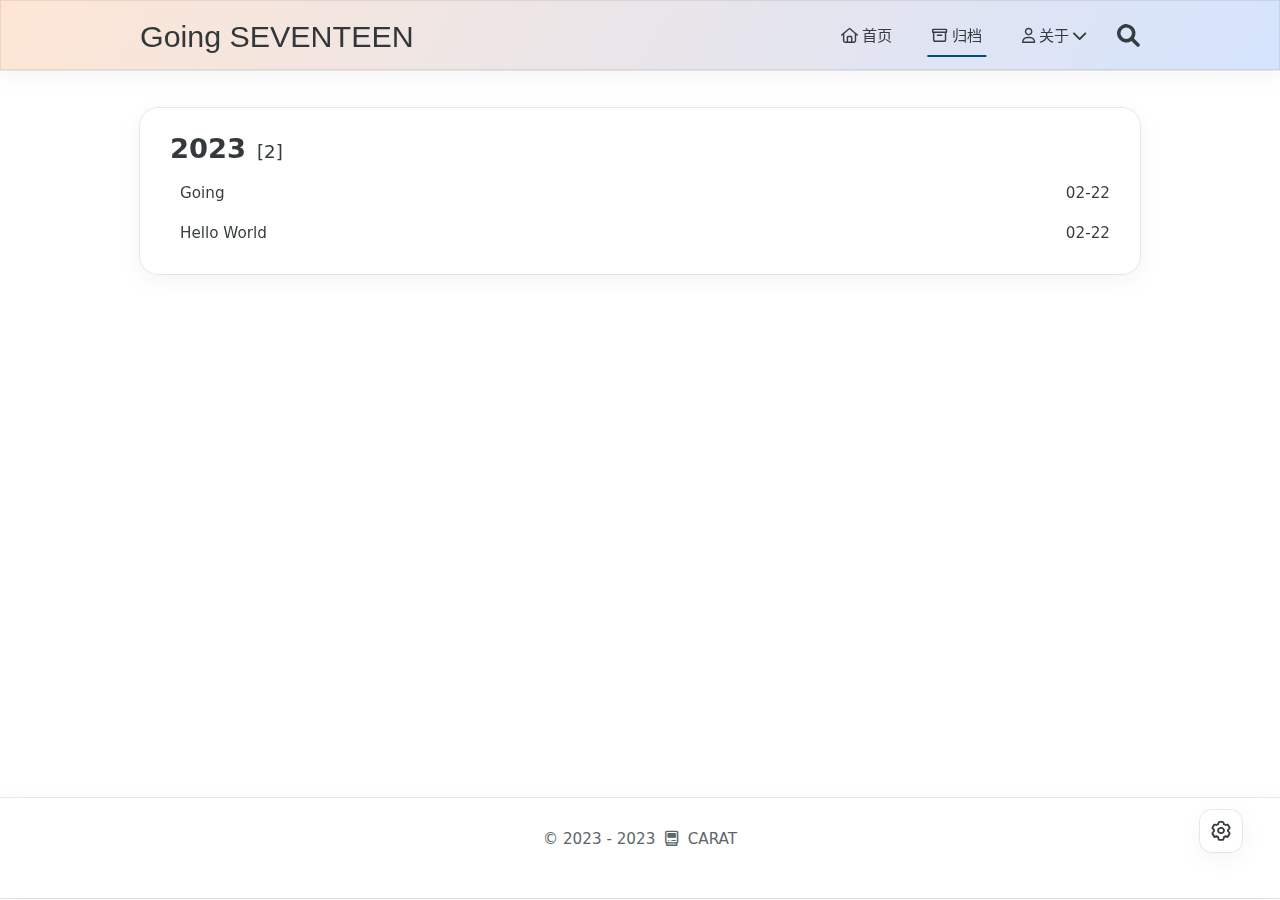
<file: archives/2023/index.html>
<!DOCTYPE html>
<html lang="zh-CN">
<head>
    <meta charset="utf-8">
    <meta name="viewport" content="width=device-width, initial-scale=1">
    <meta name="keywords" content="Hexo Theme Redefine">
    <meta name="description" content="Hexo Theme Redefine">
    <meta name="author" content="CARAT">
    <link rel="apple-touch-icon" sizes="180x180" href="/images/apple-touch-icon-redefine.png">
    <!--- Seo Part-->
    
    <link rel="canonical" href="https://Cherryhoo.github.io/archives/2023/"/>
    <meta name="robots" content="index,follow">
    <meta name="googlebot" content="index,follow">
    <meta name="revisit-after" content="1 days">
    <meta property="og:type" content="article">
    <meta property="og:title" content="HooBlog">
    <meta property="og:description" content="Hexo Theme Redefine">
    <meta property="og:url" content="https://Cherryhoo.github.ioarchives/2023/index.html">
    <meta property="og:image" content="/images/redefine-logo.svg">
    <meta property="og:site_name" content="Going SEVENTEEN">
    <meta name="twitter:card" content="summary_large_image">
    <meta name="twitter:title" content="HooBlog">
    <meta name="twitter:description" content="Hexo Theme Redefine">
    <meta name="twitter:image" content="/images/redefine-logo.svg">
    <!--- Icon Part-->
    <link rel="icon" type="image/png" href="/images/redefine-logo.svg" sizes="192x192">
    <link rel="apple-touch-icon" sizes="180x180" href="/images/redefine-logo.svg">
    <meta name="theme-color" content="#005080">
    <link rel="shortcut icon" href="/images/redefine-logo.svg">
    
    <title>
        
            归档: 2023 -
        
        Going SEVENTEEN
    </title>
    
<link rel="stylesheet" href="/css/style.css">

    
<link rel="stylesheet" href="/assets/fonts.css">

    
    
    
    
    <script id="hexo-configurations">
    let REDEFINE = window.REDEFINE || {};
    REDEFINE.hexo_config = {"hostname":"cherryhoo.github.io","root":"/","language":"zh-CN","path":"search.xml"};
    REDEFINE.theme_config = {"toc":{"enable":true,"number":true,"expand_all":true,"init_open":true},"style":{"primary_color":"#005080","avatar":"/images/redefine-avatar.svg","favicon":"/images/redefine-logo.svg","article_img_align":"center","right_side_width":"210px","content_max_width":"1000px","nav_color":{"left":"#f78736","right":"#367df7","transparency":35},"hover":{"shadow":true,"scale":false},"first_screen":{"enable":true,"background_image":{"light":"/images/background1.jpg","dark":"https://evan.beee.top/img/wallhaven-wqery6-dark.webp"},"title_color":{"light":"#fff","dark":"#d1d1b6"},"description":"CARAT","custom_font":{"enable":false,"font_family":null,"font_url":null}},"scroll":{"progress_bar":{"enable":false},"percent":{"enable":false}}},"local_search":{"enable":true,"preload":true},"code_block":{"copy":true,"style":"mac","custom_font":{"enable":false,"font_family":null,"font_url":null}},"pjax":{"enable":true},"lazyload":{"enable":true},"version":"1.1.2","friend_links":{"columns":2},"home_article":{"date_format":"auto","category":{"enable":true,"limit":3},"tag":{"enable":true,"limit":3}}};
    REDEFINE.language_ago = {"second":"%s 秒前","minute":"%s 分钟前","hour":"%s 小时前","day":"%s 天前","week":"%s 周前","month":"%s 个月前","year":"%s 年前"};
  </script>
    
    
<link rel="stylesheet" href="/fontawesome/fontawesome.min.css">

    
<link rel="stylesheet" href="/fontawesome/brands.min.css">

    
<link rel="stylesheet" href="/fontawesome/solid.min.css">

    
<link rel="stylesheet" href="/fontawesome/regular.min.css">

    
    
    
<meta name="generator" content="Hexo 6.3.0"></head>


<body>
<div class="progress-bar-container">
    

    
        <span class="pjax-progress-bar"></span>
        <span class="pjax-progress-icon">
            <i class="fa-solid fa-circle-notch fa-spin"></i>
        </span>
    
</div>


<main class="page-container">

    

    <div class="page-main-content">

        <div class="page-main-content-top">
            <header class="menu-wrapper">
    
    <div class="menu-content">
        <div class="left">
            
            <a class="logo-title" href="/">
                
                Going SEVENTEEN
                
            </a>
        </div>

        <div class="right">
            <!-- PC -->
            <div class="pc">
                <ul class="menu-list">
                    
                        
                            <li class="menu-item">
                                <!-- Menu -->
                                <a class="" 
                                    href="/"  >
                                    
                                        
                                            <i class="fa-regular fa-house"></i>
                                        
                                        首页
                                    
                                </a>
                                <!-- Submenu -->
                                
                            </li>
                    
                        
                            <li class="menu-item">
                                <!-- Menu -->
                                <a class="active" 
                                    href="/archives"  >
                                    
                                        
                                            <i class="fa-regular fa-archive"></i>
                                        
                                        归档
                                    
                                </a>
                                <!-- Submenu -->
                                
                            </li>
                    
                        
                            <li class="menu-item">
                                <!-- Menu -->
                                <a class="has-dropdown" 
                                    href="#" onClick="return false;">
                                    
                                        
                                            <i class="fa-regular fa-user"></i>
                                        
                                        关于&nbsp;<i class="fa-solid fa-chevron-down"></i>
                                    
                                </a>
                                <!-- Submenu -->
                                
                                    <ul class="sub-menu">
                                    
                                        <li>
                                        <a href="/about">ME
                                        </a>
                                        </li>
                                    
                                        <li>
                                        <a target="_blank" rel="noopener" href="https://github.com/Cherryhoo/">GITHUB
                                        </a>
                                        </li>
                                    
                                        <li>
                                        <a target="_blank" rel="noopener" href="https://weibo.com/">BLOG
                                        </a>
                                        </li>
                                    
                                        <li>
                                        <a target="_blank" rel="noopener" href="https://www.bilibili.com/account/history?spm_id_from=333.880.0.0">VIDEO
                                        </a>
                                        </li>
                                    
                                        <li>
                                        <a target="_blank" rel="noopener" href="https://www.yuque.com/dashboard">NOTE
                                        </a>
                                        </li>
                                    
                                        <li>
                                        <a target="_blank" rel="noopener" href="https://pan.baidu.com/disk/main#/index?category=all&path=%2F%E6%88%91%E7%9A%84%E8%B5%84%E6%BA%90%2Fpink">STORAGE
                                        </a>
                                        </li>
                                    
                                        <li>
                                        <a target="_blank" rel="noopener" href="https://sunny-117.github.io/blog/react/">REACT
                                        </a>
                                        </li>
                                    
                                    </ul>
                                
                            </li>
                    
                    
                        <li class="menu-item search search-popup-trigger">
                            <i class="fa-solid fa-magnifying-glass"></i>
                        </li>
                    
                </ul>
            </div>
            <!-- Mobile -->
            <div class="mobile">
                
                    <div class="icon-item search search-popup-trigger"><i class="fa-solid fa-magnifying-glass"></i></div>
                
                <div class="icon-item menu-bar">
                    <div class="menu-bar-middle"></div>
                </div>
            </div>
        </div>
    </div>

    <!-- Mobile drawer -->
    <div class="menu-drawer">
        <ul class="drawer-menu-list">
            
                
                    <li class="drawer-menu-item flex-center">
                        <a class="" 
                        href="/"  >
                             
                                
                                    <i class="fa-regular fa-house"></i>
                                
                                首页
                            
                        </a>
                    </li>
                    <!-- Submenu -->
                    
            
                
                    <li class="drawer-menu-item flex-center">
                        <a class="active" 
                        href="/archives"  >
                             
                                
                                    <i class="fa-regular fa-archive"></i>
                                
                                归档
                            
                        </a>
                    </li>
                    <!-- Submenu -->
                    
            
                
                    <li class="drawer-menu-item flex-center">
                        <a class="has-dropdown" 
                        href="#" onClick="return false;">
                            
                                
                                    <i class="fa-regular fa-user"></i>
                                
                                关于&nbsp;<i class="fa-solid fa-chevron-down"></i>
                            
                        </a>
                    </li>
                    <!-- Submenu -->
                              
                        
                            <li class="dropdown-item flex-center">
                                <a class="dropdown-item" href="/about">ME</a>
                            </li>
                        
                            <li class="dropdown-item flex-center">
                                <a class="dropdown-item" target="_blank" rel="noopener" href="https://github.com/Cherryhoo/">GITHUB</a>
                            </li>
                        
                            <li class="dropdown-item flex-center">
                                <a class="dropdown-item" target="_blank" rel="noopener" href="https://weibo.com/">BLOG</a>
                            </li>
                        
                            <li class="dropdown-item flex-center">
                                <a class="dropdown-item" target="_blank" rel="noopener" href="https://www.bilibili.com/account/history?spm_id_from=333.880.0.0">VIDEO</a>
                            </li>
                        
                            <li class="dropdown-item flex-center">
                                <a class="dropdown-item" target="_blank" rel="noopener" href="https://www.yuque.com/dashboard">NOTE</a>
                            </li>
                        
                            <li class="dropdown-item flex-center">
                                <a class="dropdown-item" target="_blank" rel="noopener" href="https://pan.baidu.com/disk/main#/index?category=all&path=%2F%E6%88%91%E7%9A%84%E8%B5%84%E6%BA%90%2Fpink">STORAGE</a>
                            </li>
                        
                            <li class="dropdown-item flex-center">
                                <a class="dropdown-item" target="_blank" rel="noopener" href="https://sunny-117.github.io/blog/react/">REACT</a>
                            </li>
                        
                    
            

        </ul>
    </div>

    <div class="window-mask"></div>

</header>


        </div>

        <div class="page-main-content-middle">

            <div class="main-content">

                
                    <div class="fade-in-down-animation">
    <div class="archive-container ">
        
<div class="archive-list-container">
    
        <section class="archive-item">
            <div class="archive-item-header">
                <span class="archive-year">2023</span>
                <span class="archive-year-post-count">[2]</span>
            </div>
            <ul class="article-list">
                
                    <li class="article-item">
                        <a class="article-title"
                           href="/2023/02/22/post/"
                        >Going</a>
                        <span class="article-date">02-22</span>
                    </li>
                
                    <li class="article-item">
                        <a class="article-title"
                           href="/2023/02/22/hello-world/"
                        >Hello World</a>
                        <span class="article-date">02-22</span>
                    </li>
                
            </ul>
        </section>
    
</div>

    </div>
</div>

                

            </div>



        </div>

        <div class="page-main-content-bottom">
            <footer class="footer">
    <div class="info-container">
        <div class="copyright-info">
            &copy;
            
              <span>2023</span>
              -
            
            2023&nbsp;&nbsp;<i class="fa-regular fa-computer-classic"></i>&nbsp;&nbsp;<a href="/">CARAT</a>
        </div>
        
        
        
        
        
        
        
        
        
    </div>  
</footer>
        </div>
    </div>

    

    <div class="right-bottom-side-tools">
        <div class="side-tools-container">
    <ul class="unfolded-tools-list">
        <li class="right-bottom-tools tool-font-adjust-plus flex-center">
            <i class="fa-regular fa-magnifying-glass-plus"></i>
        </li>

        <li class="right-bottom-tools tool-font-adjust-minus flex-center">
            <i class="fa-regular fa-magnifying-glass-minus"></i>
        </li>

        <li class="right-bottom-tools tool-expand-width flex-center">
            <i class="fa-regular fa-expand"></i>
        </li>

        <li class="right-bottom-tools tool-dark-light-toggle flex-center">
            <i class="fa-regular fa-moon"></i>
        </li>

        <!-- rss -->
        

        
            <li class="right-bottom-tools tool-scroll-to-top flex-center">
                <i class="fa-regular fa-arrow-up"></i>
            </li>
        

        <li class="right-bottom-tools tool-scroll-to-bottom flex-center">
            <i class="fa-regular fa-arrow-down"></i>
        </li>
    </ul>

    <ul class="folded-tools-list">
        <li class="right-bottom-tools tool-toggle-show flex-center">
            <i class="fa-regular fa-cog fa-spin"></i>
        </li>
        
    </ul>
</div>

    </div>

    <div class="image-viewer-container">
    <img src="">
</div>


    
        <div class="search-pop-overlay">
    <div class="popup search-popup">
        <div class="search-header">
          <span class="search-input-field-pre">
            <i class="fa-solid fa-keyboard"></i>
          </span>
            <div class="search-input-container">
                <input autocomplete="off"
                       autocorrect="off"
                       autocapitalize="off"
                       placeholder="搜索..."
                       spellcheck="false"
                       type="search"
                       class="search-input"
                >
            </div>
            <span class="popup-btn-close">
                <i class="fa-solid fa-times"></i>
            </span>
        </div>
        <div id="search-result">
            <div id="no-result">
                <i class="fa-solid fa-spinner fa-spin-pulse fa-5x fa-fw"></i>
            </div>
        </div>
    </div>
</div>

    


</main>




<script src="/js/utils.js"></script>

<script src="/js/main.js"></script>

<script src="/js/layouts/menu-shrink.js"></script>

<script src="/js/tools/go-top-bottom.js"></script>

<script src="/js/tools/dark-light-toggle.js"></script>



    
<script src="/js/tools/local-search.js"></script>




    
<script src="/js/tools/code-block.js"></script>




    
<script src="/js/layouts/lazyload.js"></script>





<div class="post-scripts pjax">
    
    
</div>


    
<script src="/js/libs/pjax.min.js"></script>

<script>
    window.addEventListener('DOMContentLoaded', () => {
        window.pjax = new Pjax({
            selectors: [
                'head title',
                '.page-container',
                '.pjax'
            ],
            history: true,
            debug: false,
            cacheBust: false,
            timeout: 0,
            analytics: false,
            currentUrlFullReload: false,
            scrollRestoration: false,
            // scrollTo: true,
        });

        document.addEventListener('pjax:send', () => {
            REDEFINE.utils.pjaxProgressBarStart();
        });

        document.addEventListener('pjax:complete', () => {
            REDEFINE.utils.pjaxProgressBarEnd();
            window.pjax.executeScripts(document.querySelectorAll('script[data-pjax], .pjax script'));
            REDEFINE.refresh();
        });
    });
</script>



</body>
</html>
</file>
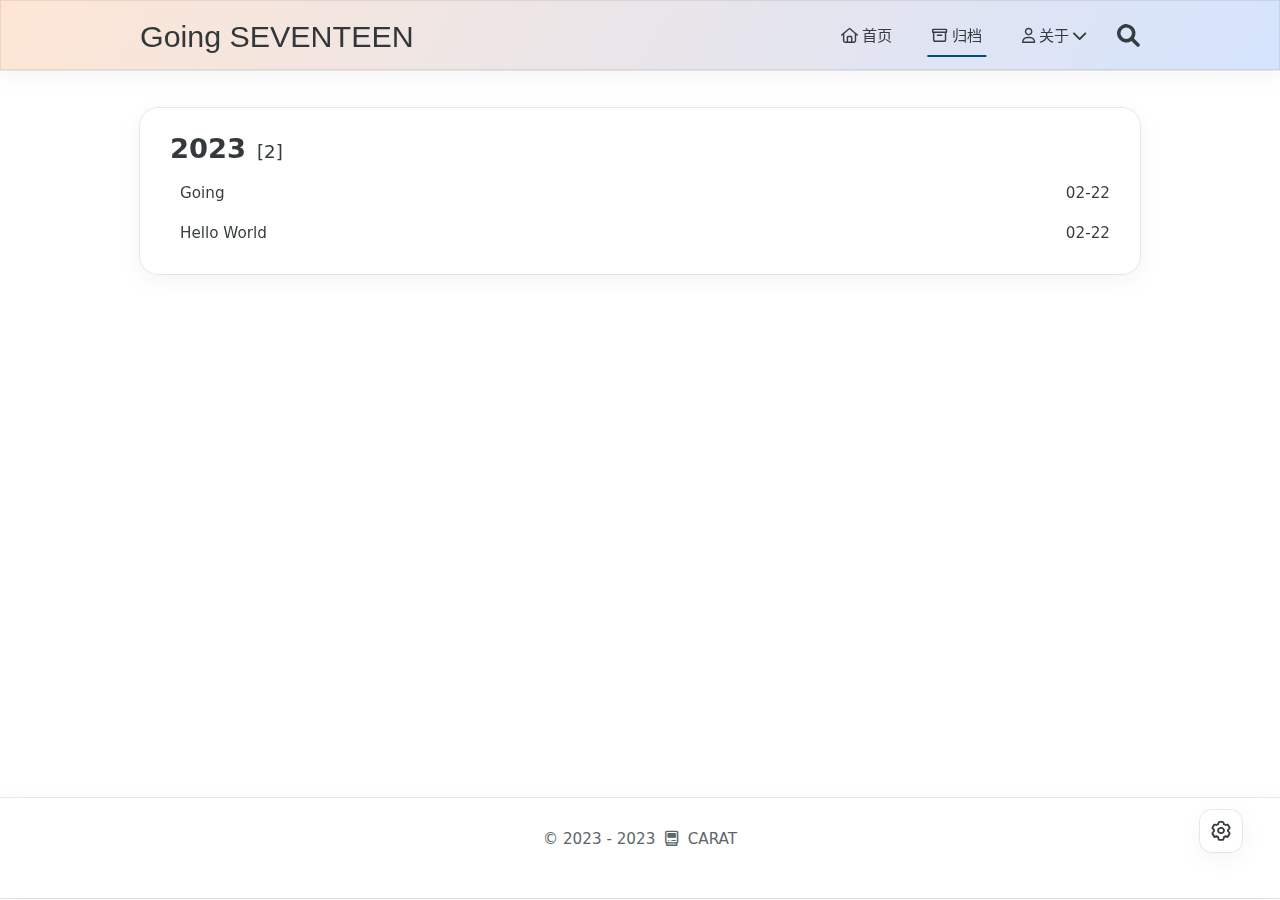
<file: archives/2023/02/index.html>
<!DOCTYPE html>
<html lang="zh-CN">
<head>
    <meta charset="utf-8">
    <meta name="viewport" content="width=device-width, initial-scale=1">
    <meta name="keywords" content="Hexo Theme Redefine">
    <meta name="description" content="Hexo Theme Redefine">
    <meta name="author" content="CARAT">
    <link rel="apple-touch-icon" sizes="180x180" href="/images/apple-touch-icon-redefine.png">
    <!--- Seo Part-->
    
    <link rel="canonical" href="https://Cherryhoo.github.io/archives/2023/02/"/>
    <meta name="robots" content="index,follow">
    <meta name="googlebot" content="index,follow">
    <meta name="revisit-after" content="1 days">
    <meta property="og:type" content="article">
    <meta property="og:title" content="HooBlog">
    <meta property="og:description" content="Hexo Theme Redefine">
    <meta property="og:url" content="https://Cherryhoo.github.ioarchives/2023/02/index.html">
    <meta property="og:image" content="/images/redefine-logo.svg">
    <meta property="og:site_name" content="Going SEVENTEEN">
    <meta name="twitter:card" content="summary_large_image">
    <meta name="twitter:title" content="HooBlog">
    <meta name="twitter:description" content="Hexo Theme Redefine">
    <meta name="twitter:image" content="/images/redefine-logo.svg">
    <!--- Icon Part-->
    <link rel="icon" type="image/png" href="/images/redefine-logo.svg" sizes="192x192">
    <link rel="apple-touch-icon" sizes="180x180" href="/images/redefine-logo.svg">
    <meta name="theme-color" content="#005080">
    <link rel="shortcut icon" href="/images/redefine-logo.svg">
    
    <title>
        
            归档: 2023/2 -
        
        Going SEVENTEEN
    </title>
    
<link rel="stylesheet" href="/css/style.css">

    
<link rel="stylesheet" href="/assets/fonts.css">

    
    
    
    
    <script id="hexo-configurations">
    let REDEFINE = window.REDEFINE || {};
    REDEFINE.hexo_config = {"hostname":"cherryhoo.github.io","root":"/","language":"zh-CN","path":"search.xml"};
    REDEFINE.theme_config = {"toc":{"enable":true,"number":true,"expand_all":true,"init_open":true},"style":{"primary_color":"#005080","avatar":"/images/redefine-avatar.svg","favicon":"/images/redefine-logo.svg","article_img_align":"center","right_side_width":"210px","content_max_width":"1000px","nav_color":{"left":"#f78736","right":"#367df7","transparency":35},"hover":{"shadow":true,"scale":false},"first_screen":{"enable":true,"background_image":{"light":"/images/background1.jpg","dark":"https://evan.beee.top/img/wallhaven-wqery6-dark.webp"},"title_color":{"light":"#fff","dark":"#d1d1b6"},"description":"CARAT","custom_font":{"enable":false,"font_family":null,"font_url":null}},"scroll":{"progress_bar":{"enable":false},"percent":{"enable":false}}},"local_search":{"enable":true,"preload":true},"code_block":{"copy":true,"style":"mac","custom_font":{"enable":false,"font_family":null,"font_url":null}},"pjax":{"enable":true},"lazyload":{"enable":true},"version":"1.1.2","friend_links":{"columns":2},"home_article":{"date_format":"auto","category":{"enable":true,"limit":3},"tag":{"enable":true,"limit":3}}};
    REDEFINE.language_ago = {"second":"%s 秒前","minute":"%s 分钟前","hour":"%s 小时前","day":"%s 天前","week":"%s 周前","month":"%s 个月前","year":"%s 年前"};
  </script>
    
    
<link rel="stylesheet" href="/fontawesome/fontawesome.min.css">

    
<link rel="stylesheet" href="/fontawesome/brands.min.css">

    
<link rel="stylesheet" href="/fontawesome/solid.min.css">

    
<link rel="stylesheet" href="/fontawesome/regular.min.css">

    
    
    
<meta name="generator" content="Hexo 6.3.0"></head>


<body>
<div class="progress-bar-container">
    

    
        <span class="pjax-progress-bar"></span>
        <span class="pjax-progress-icon">
            <i class="fa-solid fa-circle-notch fa-spin"></i>
        </span>
    
</div>


<main class="page-container">

    

    <div class="page-main-content">

        <div class="page-main-content-top">
            <header class="menu-wrapper">
    
    <div class="menu-content">
        <div class="left">
            
            <a class="logo-title" href="/">
                
                Going SEVENTEEN
                
            </a>
        </div>

        <div class="right">
            <!-- PC -->
            <div class="pc">
                <ul class="menu-list">
                    
                        
                            <li class="menu-item">
                                <!-- Menu -->
                                <a class="" 
                                    href="/"  >
                                    
                                        
                                            <i class="fa-regular fa-house"></i>
                                        
                                        首页
                                    
                                </a>
                                <!-- Submenu -->
                                
                            </li>
                    
                        
                            <li class="menu-item">
                                <!-- Menu -->
                                <a class="active" 
                                    href="/archives"  >
                                    
                                        
                                            <i class="fa-regular fa-archive"></i>
                                        
                                        归档
                                    
                                </a>
                                <!-- Submenu -->
                                
                            </li>
                    
                        
                            <li class="menu-item">
                                <!-- Menu -->
                                <a class="has-dropdown" 
                                    href="#" onClick="return false;">
                                    
                                        
                                            <i class="fa-regular fa-user"></i>
                                        
                                        关于&nbsp;<i class="fa-solid fa-chevron-down"></i>
                                    
                                </a>
                                <!-- Submenu -->
                                
                                    <ul class="sub-menu">
                                    
                                        <li>
                                        <a href="/about">ME
                                        </a>
                                        </li>
                                    
                                        <li>
                                        <a target="_blank" rel="noopener" href="https://github.com/Cherryhoo/">GITHUB
                                        </a>
                                        </li>
                                    
                                        <li>
                                        <a target="_blank" rel="noopener" href="https://weibo.com/">BLOG
                                        </a>
                                        </li>
                                    
                                        <li>
                                        <a target="_blank" rel="noopener" href="https://www.bilibili.com/account/history?spm_id_from=333.880.0.0">VIDEO
                                        </a>
                                        </li>
                                    
                                        <li>
                                        <a target="_blank" rel="noopener" href="https://www.yuque.com/dashboard">NOTE
                                        </a>
                                        </li>
                                    
                                        <li>
                                        <a target="_blank" rel="noopener" href="https://pan.baidu.com/disk/main#/index?category=all&path=%2F%E6%88%91%E7%9A%84%E8%B5%84%E6%BA%90%2Fpink">STORAGE
                                        </a>
                                        </li>
                                    
                                        <li>
                                        <a target="_blank" rel="noopener" href="https://sunny-117.github.io/blog/react/">REACT
                                        </a>
                                        </li>
                                    
                                    </ul>
                                
                            </li>
                    
                    
                        <li class="menu-item search search-popup-trigger">
                            <i class="fa-solid fa-magnifying-glass"></i>
                        </li>
                    
                </ul>
            </div>
            <!-- Mobile -->
            <div class="mobile">
                
                    <div class="icon-item search search-popup-trigger"><i class="fa-solid fa-magnifying-glass"></i></div>
                
                <div class="icon-item menu-bar">
                    <div class="menu-bar-middle"></div>
                </div>
            </div>
        </div>
    </div>

    <!-- Mobile drawer -->
    <div class="menu-drawer">
        <ul class="drawer-menu-list">
            
                
                    <li class="drawer-menu-item flex-center">
                        <a class="" 
                        href="/"  >
                             
                                
                                    <i class="fa-regular fa-house"></i>
                                
                                首页
                            
                        </a>
                    </li>
                    <!-- Submenu -->
                    
            
                
                    <li class="drawer-menu-item flex-center">
                        <a class="active" 
                        href="/archives"  >
                             
                                
                                    <i class="fa-regular fa-archive"></i>
                                
                                归档
                            
                        </a>
                    </li>
                    <!-- Submenu -->
                    
            
                
                    <li class="drawer-menu-item flex-center">
                        <a class="has-dropdown" 
                        href="#" onClick="return false;">
                            
                                
                                    <i class="fa-regular fa-user"></i>
                                
                                关于&nbsp;<i class="fa-solid fa-chevron-down"></i>
                            
                        </a>
                    </li>
                    <!-- Submenu -->
                              
                        
                            <li class="dropdown-item flex-center">
                                <a class="dropdown-item" href="/about">ME</a>
                            </li>
                        
                            <li class="dropdown-item flex-center">
                                <a class="dropdown-item" target="_blank" rel="noopener" href="https://github.com/Cherryhoo/">GITHUB</a>
                            </li>
                        
                            <li class="dropdown-item flex-center">
                                <a class="dropdown-item" target="_blank" rel="noopener" href="https://weibo.com/">BLOG</a>
                            </li>
                        
                            <li class="dropdown-item flex-center">
                                <a class="dropdown-item" target="_blank" rel="noopener" href="https://www.bilibili.com/account/history?spm_id_from=333.880.0.0">VIDEO</a>
                            </li>
                        
                            <li class="dropdown-item flex-center">
                                <a class="dropdown-item" target="_blank" rel="noopener" href="https://www.yuque.com/dashboard">NOTE</a>
                            </li>
                        
                            <li class="dropdown-item flex-center">
                                <a class="dropdown-item" target="_blank" rel="noopener" href="https://pan.baidu.com/disk/main#/index?category=all&path=%2F%E6%88%91%E7%9A%84%E8%B5%84%E6%BA%90%2Fpink">STORAGE</a>
                            </li>
                        
                            <li class="dropdown-item flex-center">
                                <a class="dropdown-item" target="_blank" rel="noopener" href="https://sunny-117.github.io/blog/react/">REACT</a>
                            </li>
                        
                    
            

        </ul>
    </div>

    <div class="window-mask"></div>

</header>


        </div>

        <div class="page-main-content-middle">

            <div class="main-content">

                
                    <div class="fade-in-down-animation">
    <div class="archive-container ">
        
<div class="archive-list-container">
    
        <section class="archive-item">
            <div class="archive-item-header">
                <span class="archive-year">2023</span>
                <span class="archive-year-post-count">[2]</span>
            </div>
            <ul class="article-list">
                
                    <li class="article-item">
                        <a class="article-title"
                           href="/2023/02/22/post/"
                        >Going</a>
                        <span class="article-date">02-22</span>
                    </li>
                
                    <li class="article-item">
                        <a class="article-title"
                           href="/2023/02/22/hello-world/"
                        >Hello World</a>
                        <span class="article-date">02-22</span>
                    </li>
                
            </ul>
        </section>
    
</div>

    </div>
</div>

                

            </div>



        </div>

        <div class="page-main-content-bottom">
            <footer class="footer">
    <div class="info-container">
        <div class="copyright-info">
            &copy;
            
              <span>2023</span>
              -
            
            2023&nbsp;&nbsp;<i class="fa-regular fa-computer-classic"></i>&nbsp;&nbsp;<a href="/">CARAT</a>
        </div>
        
        
        
        
        
        
        
        
        
    </div>  
</footer>
        </div>
    </div>

    

    <div class="right-bottom-side-tools">
        <div class="side-tools-container">
    <ul class="unfolded-tools-list">
        <li class="right-bottom-tools tool-font-adjust-plus flex-center">
            <i class="fa-regular fa-magnifying-glass-plus"></i>
        </li>

        <li class="right-bottom-tools tool-font-adjust-minus flex-center">
            <i class="fa-regular fa-magnifying-glass-minus"></i>
        </li>

        <li class="right-bottom-tools tool-expand-width flex-center">
            <i class="fa-regular fa-expand"></i>
        </li>

        <li class="right-bottom-tools tool-dark-light-toggle flex-center">
            <i class="fa-regular fa-moon"></i>
        </li>

        <!-- rss -->
        

        
            <li class="right-bottom-tools tool-scroll-to-top flex-center">
                <i class="fa-regular fa-arrow-up"></i>
            </li>
        

        <li class="right-bottom-tools tool-scroll-to-bottom flex-center">
            <i class="fa-regular fa-arrow-down"></i>
        </li>
    </ul>

    <ul class="folded-tools-list">
        <li class="right-bottom-tools tool-toggle-show flex-center">
            <i class="fa-regular fa-cog fa-spin"></i>
        </li>
        
    </ul>
</div>

    </div>

    <div class="image-viewer-container">
    <img src="">
</div>


    
        <div class="search-pop-overlay">
    <div class="popup search-popup">
        <div class="search-header">
          <span class="search-input-field-pre">
            <i class="fa-solid fa-keyboard"></i>
          </span>
            <div class="search-input-container">
                <input autocomplete="off"
                       autocorrect="off"
                       autocapitalize="off"
                       placeholder="搜索..."
                       spellcheck="false"
                       type="search"
                       class="search-input"
                >
            </div>
            <span class="popup-btn-close">
                <i class="fa-solid fa-times"></i>
            </span>
        </div>
        <div id="search-result">
            <div id="no-result">
                <i class="fa-solid fa-spinner fa-spin-pulse fa-5x fa-fw"></i>
            </div>
        </div>
    </div>
</div>

    


</main>




<script src="/js/utils.js"></script>

<script src="/js/main.js"></script>

<script src="/js/layouts/menu-shrink.js"></script>

<script src="/js/tools/go-top-bottom.js"></script>

<script src="/js/tools/dark-light-toggle.js"></script>



    
<script src="/js/tools/local-search.js"></script>




    
<script src="/js/tools/code-block.js"></script>




    
<script src="/js/layouts/lazyload.js"></script>





<div class="post-scripts pjax">
    
    
</div>


    
<script src="/js/libs/pjax.min.js"></script>

<script>
    window.addEventListener('DOMContentLoaded', () => {
        window.pjax = new Pjax({
            selectors: [
                'head title',
                '.page-container',
                '.pjax'
            ],
            history: true,
            debug: false,
            cacheBust: false,
            timeout: 0,
            analytics: false,
            currentUrlFullReload: false,
            scrollRestoration: false,
            // scrollTo: true,
        });

        document.addEventListener('pjax:send', () => {
            REDEFINE.utils.pjaxProgressBarStart();
        });

        document.addEventListener('pjax:complete', () => {
            REDEFINE.utils.pjaxProgressBarEnd();
            window.pjax.executeScripts(document.querySelectorAll('script[data-pjax], .pjax script'));
            REDEFINE.refresh();
        });
    });
</script>



</body>
</html>
</file>
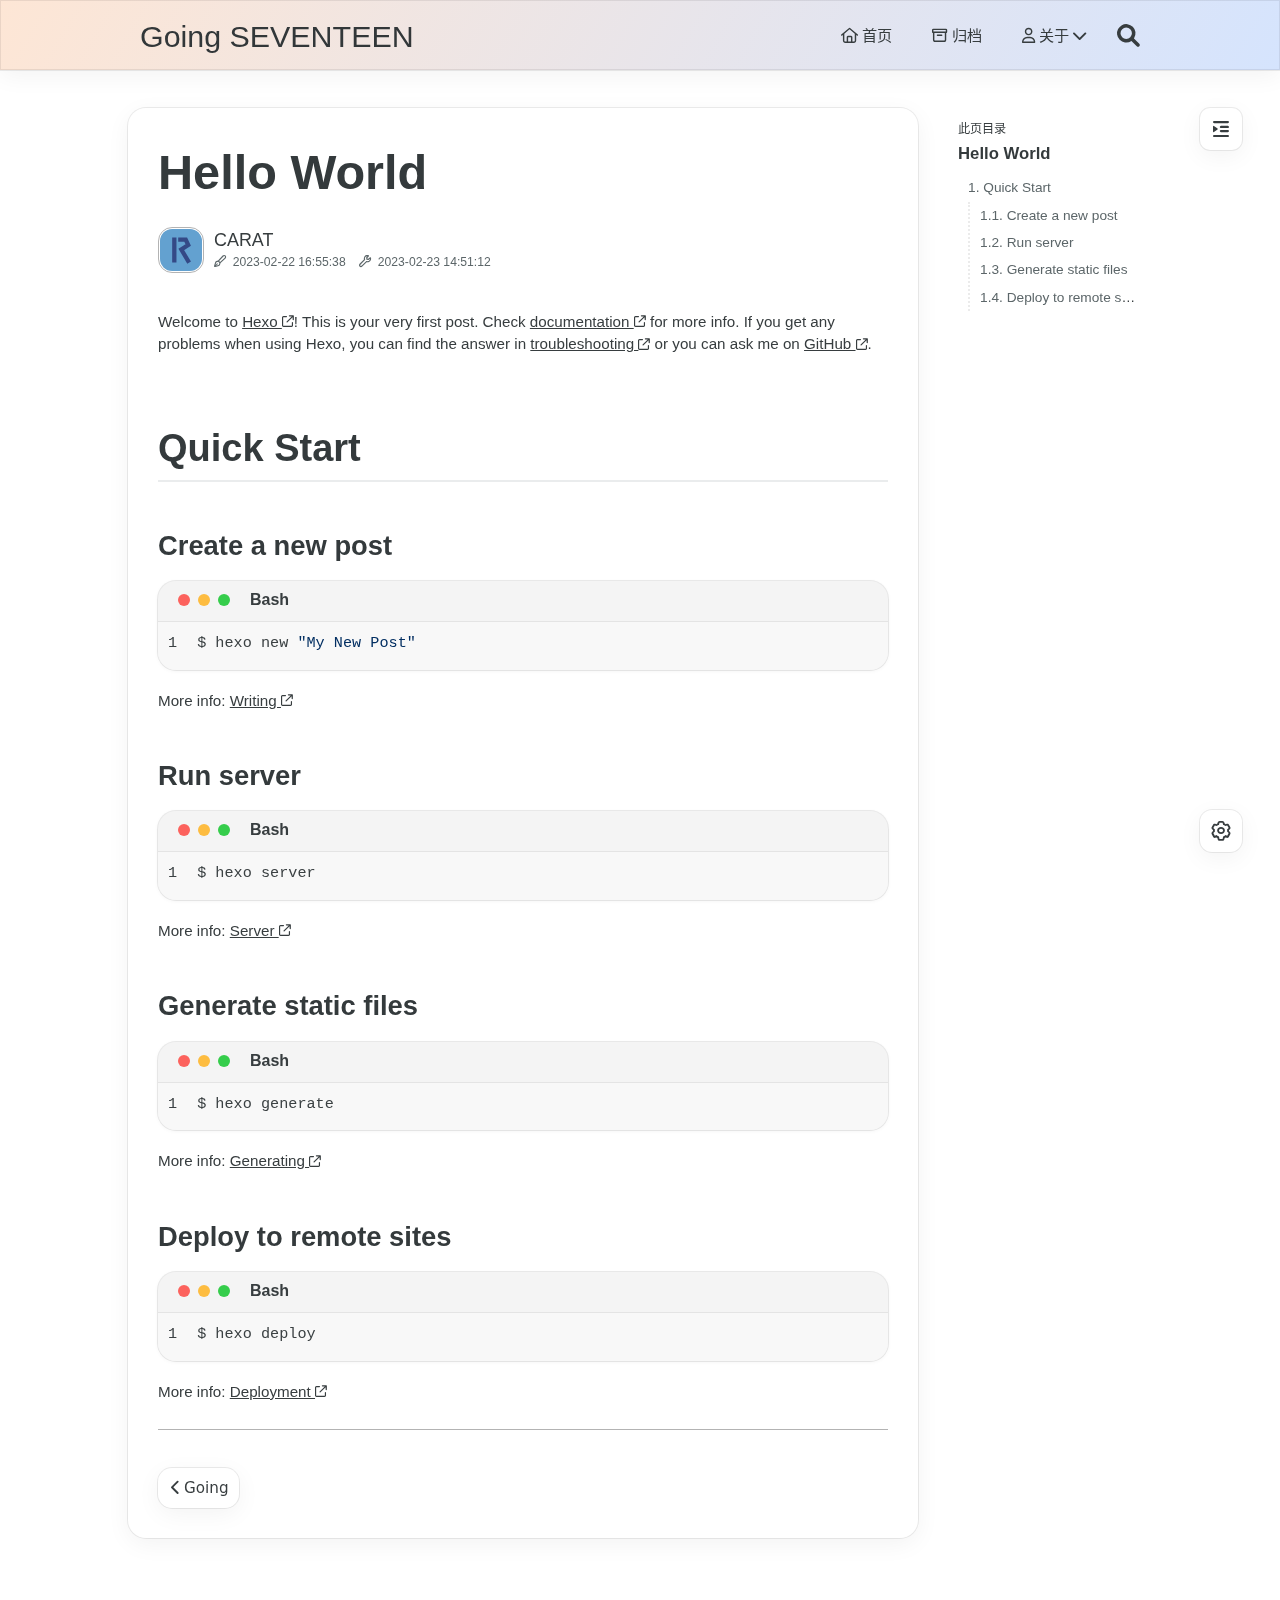
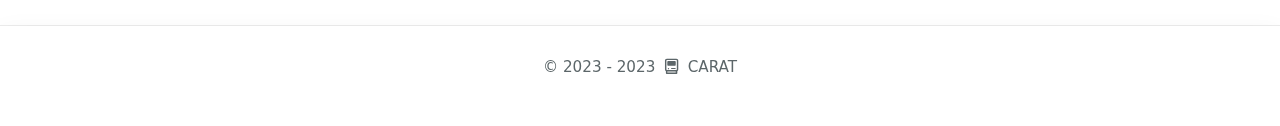
<file: 2023/02/22/hello-world/index.html>
<!DOCTYPE html>
<html lang="zh-CN">
<head>
    <meta charset="utf-8">
    <meta name="viewport" content="width=device-width, initial-scale=1">
    <meta name="keywords" content="Hexo Theme Redefine">
    <meta name="description" content="Hexo Theme Redefine">
    <meta name="author" content="CARAT">
    <link rel="apple-touch-icon" sizes="180x180" href="/images/apple-touch-icon-redefine.png">
    <!--- Seo Part-->
    
    <link rel="canonical" href="https://Cherryhoo.github.io/2023/02/22/hello-world/"/>
    <meta name="robots" content="index,follow">
    <meta name="googlebot" content="index,follow">
    <meta name="revisit-after" content="1 days">
    <meta property="og:type" content="article">
    <meta property="og:title" content="Hello World">
    <meta property="og:description" content="Hexo Theme Redefine">
    <meta property="og:url" content="https://Cherryhoo.github.io2023/02/22/hello-world/">
    <meta property="og:image" content="/images/redefine-logo.svg">
    <meta property="og:site_name" content="Going SEVENTEEN">
    <meta name="twitter:card" content="summary_large_image">
    <meta name="twitter:title" content="Hello World">
    <meta name="twitter:description" content="Hexo Theme Redefine">
    <meta name="twitter:image" content="/images/redefine-logo.svg">
    <!--- Icon Part-->
    <link rel="icon" type="image/png" href="/images/redefine-logo.svg" sizes="192x192">
    <link rel="apple-touch-icon" sizes="180x180" href="/images/redefine-logo.svg">
    <meta name="theme-color" content="#005080">
    <link rel="shortcut icon" href="/images/redefine-logo.svg">
    
    <title>
        
            Hello World -
        
        Going SEVENTEEN
    </title>
    
<link rel="stylesheet" href="/css/style.css">

    
<link rel="stylesheet" href="/assets/fonts.css">

    
    
    
    
    <script id="hexo-configurations">
    let REDEFINE = window.REDEFINE || {};
    REDEFINE.hexo_config = {"hostname":"cherryhoo.github.io","root":"/","language":"zh-CN","path":"search.xml"};
    REDEFINE.theme_config = {"toc":{"enable":true,"number":true,"expand_all":true,"init_open":true},"style":{"primary_color":"#005080","avatar":"/images/redefine-avatar.svg","favicon":"/images/redefine-logo.svg","article_img_align":"center","right_side_width":"210px","content_max_width":"1000px","nav_color":{"left":"#f78736","right":"#367df7","transparency":35},"hover":{"shadow":true,"scale":false},"first_screen":{"enable":true,"background_image":{"light":"/images/background1.jpg","dark":"https://evan.beee.top/img/wallhaven-wqery6-dark.webp"},"title_color":{"light":"#fff","dark":"#d1d1b6"},"description":"CARAT","custom_font":{"enable":false,"font_family":null,"font_url":null}},"scroll":{"progress_bar":{"enable":false},"percent":{"enable":false}}},"local_search":{"enable":true,"preload":true},"code_block":{"copy":true,"style":"mac","custom_font":{"enable":false,"font_family":null,"font_url":null}},"pjax":{"enable":true},"lazyload":{"enable":true},"version":"1.1.2","friend_links":{"columns":2},"home_article":{"date_format":"auto","category":{"enable":true,"limit":3},"tag":{"enable":true,"limit":3}}};
    REDEFINE.language_ago = {"second":"%s 秒前","minute":"%s 分钟前","hour":"%s 小时前","day":"%s 天前","week":"%s 周前","month":"%s 个月前","year":"%s 年前"};
  </script>
    
    
<link rel="stylesheet" href="/fontawesome/fontawesome.min.css">

    
<link rel="stylesheet" href="/fontawesome/brands.min.css">

    
<link rel="stylesheet" href="/fontawesome/solid.min.css">

    
<link rel="stylesheet" href="/fontawesome/regular.min.css">

    
    
    
<meta name="generator" content="Hexo 6.3.0"></head>


<body>
<div class="progress-bar-container">
    

    
        <span class="pjax-progress-bar"></span>
        <span class="pjax-progress-icon">
            <i class="fa-solid fa-circle-notch fa-spin"></i>
        </span>
    
</div>


<main class="page-container">

    

    <div class="page-main-content">

        <div class="page-main-content-top">
            <header class="menu-wrapper">
    
    <div class="menu-content">
        <div class="left">
            
            <a class="logo-title" href="/">
                
                Going SEVENTEEN
                
            </a>
        </div>

        <div class="right">
            <!-- PC -->
            <div class="pc">
                <ul class="menu-list">
                    
                        
                            <li class="menu-item">
                                <!-- Menu -->
                                <a class="" 
                                    href="/"  >
                                    
                                        
                                            <i class="fa-regular fa-house"></i>
                                        
                                        首页
                                    
                                </a>
                                <!-- Submenu -->
                                
                            </li>
                    
                        
                            <li class="menu-item">
                                <!-- Menu -->
                                <a class="" 
                                    href="/archives"  >
                                    
                                        
                                            <i class="fa-regular fa-archive"></i>
                                        
                                        归档
                                    
                                </a>
                                <!-- Submenu -->
                                
                            </li>
                    
                        
                            <li class="menu-item">
                                <!-- Menu -->
                                <a class="has-dropdown" 
                                    href="#" onClick="return false;">
                                    
                                        
                                            <i class="fa-regular fa-user"></i>
                                        
                                        关于&nbsp;<i class="fa-solid fa-chevron-down"></i>
                                    
                                </a>
                                <!-- Submenu -->
                                
                                    <ul class="sub-menu">
                                    
                                        <li>
                                        <a href="/about">ME
                                        </a>
                                        </li>
                                    
                                        <li>
                                        <a target="_blank" rel="noopener" href="https://github.com/Cherryhoo/">GITHUB
                                        </a>
                                        </li>
                                    
                                        <li>
                                        <a target="_blank" rel="noopener" href="https://weibo.com/">BLOG
                                        </a>
                                        </li>
                                    
                                        <li>
                                        <a target="_blank" rel="noopener" href="https://www.bilibili.com/account/history?spm_id_from=333.880.0.0">VIDEO
                                        </a>
                                        </li>
                                    
                                        <li>
                                        <a target="_blank" rel="noopener" href="https://www.yuque.com/dashboard">NOTE
                                        </a>
                                        </li>
                                    
                                        <li>
                                        <a target="_blank" rel="noopener" href="https://pan.baidu.com/disk/main#/index?category=all&path=%2F%E6%88%91%E7%9A%84%E8%B5%84%E6%BA%90%2Fpink">STORAGE
                                        </a>
                                        </li>
                                    
                                        <li>
                                        <a target="_blank" rel="noopener" href="https://sunny-117.github.io/blog/react/">REACT
                                        </a>
                                        </li>
                                    
                                    </ul>
                                
                            </li>
                    
                    
                        <li class="menu-item search search-popup-trigger">
                            <i class="fa-solid fa-magnifying-glass"></i>
                        </li>
                    
                </ul>
            </div>
            <!-- Mobile -->
            <div class="mobile">
                
                    <div class="icon-item search search-popup-trigger"><i class="fa-solid fa-magnifying-glass"></i></div>
                
                <div class="icon-item menu-bar">
                    <div class="menu-bar-middle"></div>
                </div>
            </div>
        </div>
    </div>

    <!-- Mobile drawer -->
    <div class="menu-drawer">
        <ul class="drawer-menu-list">
            
                
                    <li class="drawer-menu-item flex-center">
                        <a class="" 
                        href="/"  >
                             
                                
                                    <i class="fa-regular fa-house"></i>
                                
                                首页
                            
                        </a>
                    </li>
                    <!-- Submenu -->
                    
            
                
                    <li class="drawer-menu-item flex-center">
                        <a class="" 
                        href="/archives"  >
                             
                                
                                    <i class="fa-regular fa-archive"></i>
                                
                                归档
                            
                        </a>
                    </li>
                    <!-- Submenu -->
                    
            
                
                    <li class="drawer-menu-item flex-center">
                        <a class="has-dropdown" 
                        href="#" onClick="return false;">
                            
                                
                                    <i class="fa-regular fa-user"></i>
                                
                                关于&nbsp;<i class="fa-solid fa-chevron-down"></i>
                            
                        </a>
                    </li>
                    <!-- Submenu -->
                              
                        
                            <li class="dropdown-item flex-center">
                                <a class="dropdown-item" href="/about">ME</a>
                            </li>
                        
                            <li class="dropdown-item flex-center">
                                <a class="dropdown-item" target="_blank" rel="noopener" href="https://github.com/Cherryhoo/">GITHUB</a>
                            </li>
                        
                            <li class="dropdown-item flex-center">
                                <a class="dropdown-item" target="_blank" rel="noopener" href="https://weibo.com/">BLOG</a>
                            </li>
                        
                            <li class="dropdown-item flex-center">
                                <a class="dropdown-item" target="_blank" rel="noopener" href="https://www.bilibili.com/account/history?spm_id_from=333.880.0.0">VIDEO</a>
                            </li>
                        
                            <li class="dropdown-item flex-center">
                                <a class="dropdown-item" target="_blank" rel="noopener" href="https://www.yuque.com/dashboard">NOTE</a>
                            </li>
                        
                            <li class="dropdown-item flex-center">
                                <a class="dropdown-item" target="_blank" rel="noopener" href="https://pan.baidu.com/disk/main#/index?category=all&path=%2F%E6%88%91%E7%9A%84%E8%B5%84%E6%BA%90%2Fpink">STORAGE</a>
                            </li>
                        
                            <li class="dropdown-item flex-center">
                                <a class="dropdown-item" target="_blank" rel="noopener" href="https://sunny-117.github.io/blog/react/">REACT</a>
                            </li>
                        
                    
            

        </ul>
    </div>

    <div class="window-mask"></div>

</header>


        </div>

        <div class="page-main-content-middle">

            <div class="main-content">

                
                    <div class="fade-in-down-animation">
    <div class="post-page-container">
        <div class="article-content-container">

            
            
                <div class="article-title">
                    <h1 class="article-title-regular">Hello World</h1>
                </div>
            
                
            

            
                <div class="article-header">
                    <div class="avatar">
                        <img src="/images/redefine-avatar.svg">
                    </div>
                    <div class="info">
                        <div class="author">
                            <span class="name">CARAT</span>
                            
                        </div>
                        <div class="meta-info">
                            <div class="article-meta-info">
    <span class="article-date article-meta-item">
        <i class="fa-regular fa-pen-fancy"></i>&nbsp;
        <span class="pc">2023-02-22 16:55:38</span>
        <span class="mobile">2023-02-22 16:55</span>
        <span class="hover-info">创建时间</span>
    </span>
    
        <span class="article-date article-meta-item">
            <i class="fa-regular fa-wrench"></i>&nbsp;
            <span class="pc">2023-02-23 14:51:12</span>
            <span class="mobile">2023-02-23 14:51</span>
            <span class="hover-info">更新时间</span>
        </span>
    

    
    

    
    
    
    
</div>

                        </div>
                    </div>
                </div>
            

            <div class="article-content markdown-body">
                <p>Welcome to <a class="link"   target="_blank" rel="noopener" href="https://hexo.io/" >Hexo <i class="fa-regular fa-arrow-up-right-from-square fa-sm"></i></a>! This is your very first post. Check <a class="link"   target="_blank" rel="noopener" href="https://hexo.io/docs/" >documentation <i class="fa-regular fa-arrow-up-right-from-square fa-sm"></i></a> for more info. If you get any problems when using Hexo, you can find the answer in <a class="link"   target="_blank" rel="noopener" href="https://hexo.io/docs/troubleshooting.html" >troubleshooting <i class="fa-regular fa-arrow-up-right-from-square fa-sm"></i></a> or you can ask me on <a class="link"   target="_blank" rel="noopener" href="https://github.com/hexojs/hexo/issues" >GitHub <i class="fa-regular fa-arrow-up-right-from-square fa-sm"></i></a>.</p>
<h2 id="Quick-Start"><a href="#Quick-Start" class="headerlink" title="Quick Start"></a>Quick Start</h2><h3 id="Create-a-new-post"><a href="#Create-a-new-post" class="headerlink" title="Create a new post"></a>Create a new post</h3><div class="highlight-container" data-rel="Bash"><figure class="iseeu highlight bash"><table><tr><td class="gutter"><pre><span class="line">1</span><br></pre></td><td class="code"><pre><span class="line">$ hexo new <span class="string">&quot;My New Post&quot;</span></span><br></pre></td></tr></table></figure></div>

<p>More info: <a class="link"   target="_blank" rel="noopener" href="https://hexo.io/docs/writing.html" >Writing <i class="fa-regular fa-arrow-up-right-from-square fa-sm"></i></a></p>
<h3 id="Run-server"><a href="#Run-server" class="headerlink" title="Run server"></a>Run server</h3><div class="highlight-container" data-rel="Bash"><figure class="iseeu highlight bash"><table><tr><td class="gutter"><pre><span class="line">1</span><br></pre></td><td class="code"><pre><span class="line">$ hexo server</span><br></pre></td></tr></table></figure></div>

<p>More info: <a class="link"   target="_blank" rel="noopener" href="https://hexo.io/docs/server.html" >Server <i class="fa-regular fa-arrow-up-right-from-square fa-sm"></i></a></p>
<h3 id="Generate-static-files"><a href="#Generate-static-files" class="headerlink" title="Generate static files"></a>Generate static files</h3><div class="highlight-container" data-rel="Bash"><figure class="iseeu highlight bash"><table><tr><td class="gutter"><pre><span class="line">1</span><br></pre></td><td class="code"><pre><span class="line">$ hexo generate</span><br></pre></td></tr></table></figure></div>

<p>More info: <a class="link"   target="_blank" rel="noopener" href="https://hexo.io/docs/generating.html" >Generating <i class="fa-regular fa-arrow-up-right-from-square fa-sm"></i></a></p>
<h3 id="Deploy-to-remote-sites"><a href="#Deploy-to-remote-sites" class="headerlink" title="Deploy to remote sites"></a>Deploy to remote sites</h3><div class="highlight-container" data-rel="Bash"><figure class="iseeu highlight bash"><table><tr><td class="gutter"><pre><span class="line">1</span><br></pre></td><td class="code"><pre><span class="line">$ hexo deploy</span><br></pre></td></tr></table></figure></div>

<p>More info: <a class="link"   target="_blank" rel="noopener" href="https://hexo.io/docs/one-command-deployment.html" >Deployment <i class="fa-regular fa-arrow-up-right-from-square fa-sm"></i></a></p>

            </div>

            

            

            

            
                <div class="article-nav">
                    
                        <div class="article-prev">
                            <a class="prev"
                            rel="prev"
                            href="/2023/02/22/post/"
                            >
                                <span class="left arrow-icon flex-center">
                                    <i class="fa-solid fa-chevron-left"></i>
                                </span>
                                <span class="title flex-center">
                                    <span class="post-nav-title-item">Going</span>
                                    <span class="post-nav-item">上一篇</span>
                                </span>
                            </a>
                        </div>
                    
                    
                </div>
            


            
        </div>

        
            <div class="toc-content-container">
                <div class="post-toc-wrap">
    <div class="post-toc">
        <div class="toc-title">此页目录</div>
        <div class="page-title">Hello World</div>
        <ol class="nav"><li class="nav-item nav-level-2"><a class="nav-link" href="#Quick-Start"><span class="nav-number">1.</span> <span class="nav-text">Quick Start</span></a><ol class="nav-child"><li class="nav-item nav-level-3"><a class="nav-link" href="#Create-a-new-post"><span class="nav-number">1.1.</span> <span class="nav-text">Create a new post</span></a></li><li class="nav-item nav-level-3"><a class="nav-link" href="#Run-server"><span class="nav-number">1.2.</span> <span class="nav-text">Run server</span></a></li><li class="nav-item nav-level-3"><a class="nav-link" href="#Generate-static-files"><span class="nav-number">1.3.</span> <span class="nav-text">Generate static files</span></a></li><li class="nav-item nav-level-3"><a class="nav-link" href="#Deploy-to-remote-sites"><span class="nav-number">1.4.</span> <span class="nav-text">Deploy to remote sites</span></a></li></ol></li></ol>

    </div>
</div>
            </div>
        
    </div>
</div>


                

            </div>



        </div>

        <div class="page-main-content-bottom">
            <footer class="footer">
    <div class="info-container">
        <div class="copyright-info">
            &copy;
            
              <span>2023</span>
              -
            
            2023&nbsp;&nbsp;<i class="fa-regular fa-computer-classic"></i>&nbsp;&nbsp;<a href="/">CARAT</a>
        </div>
        
        
        
        
        
        
        
        
        
    </div>  
</footer>
        </div>
    </div>

    
        <div class="post-tools">
            <div class="post-tools-container">
    <ul class="tools-list">
        <!-- TOC aside toggle -->
        
            <li class="right-bottom-tools page-aside-toggle">
                <i class="fa-regular fa-outdent"></i>
            </li>
        

        <!-- go comment -->
        
    </ul>
</div>

        </div>
    

    <div class="right-bottom-side-tools">
        <div class="side-tools-container">
    <ul class="unfolded-tools-list">
        <li class="right-bottom-tools tool-font-adjust-plus flex-center">
            <i class="fa-regular fa-magnifying-glass-plus"></i>
        </li>

        <li class="right-bottom-tools tool-font-adjust-minus flex-center">
            <i class="fa-regular fa-magnifying-glass-minus"></i>
        </li>

        <li class="right-bottom-tools tool-expand-width flex-center">
            <i class="fa-regular fa-expand"></i>
        </li>

        <li class="right-bottom-tools tool-dark-light-toggle flex-center">
            <i class="fa-regular fa-moon"></i>
        </li>

        <!-- rss -->
        

        
            <li class="right-bottom-tools tool-scroll-to-top flex-center">
                <i class="fa-regular fa-arrow-up"></i>
            </li>
        

        <li class="right-bottom-tools tool-scroll-to-bottom flex-center">
            <i class="fa-regular fa-arrow-down"></i>
        </li>
    </ul>

    <ul class="folded-tools-list">
        <li class="right-bottom-tools tool-toggle-show flex-center">
            <i class="fa-regular fa-cog fa-spin"></i>
        </li>
        
    </ul>
</div>

    </div>

    <div class="image-viewer-container">
    <img src="">
</div>


    
        <div class="search-pop-overlay">
    <div class="popup search-popup">
        <div class="search-header">
          <span class="search-input-field-pre">
            <i class="fa-solid fa-keyboard"></i>
          </span>
            <div class="search-input-container">
                <input autocomplete="off"
                       autocorrect="off"
                       autocapitalize="off"
                       placeholder="搜索..."
                       spellcheck="false"
                       type="search"
                       class="search-input"
                >
            </div>
            <span class="popup-btn-close">
                <i class="fa-solid fa-times"></i>
            </span>
        </div>
        <div id="search-result">
            <div id="no-result">
                <i class="fa-solid fa-spinner fa-spin-pulse fa-5x fa-fw"></i>
            </div>
        </div>
    </div>
</div>

    


</main>




<script src="/js/utils.js"></script>

<script src="/js/main.js"></script>

<script src="/js/layouts/menu-shrink.js"></script>

<script src="/js/tools/go-top-bottom.js"></script>

<script src="/js/tools/dark-light-toggle.js"></script>



    
<script src="/js/tools/local-search.js"></script>




    
<script src="/js/tools/code-block.js"></script>




    
<script src="/js/layouts/lazyload.js"></script>





<div class="post-scripts pjax">
    
        
<script src="/js/tools/toc-toggle.js"></script>

<script src="/js/libs/anime.min.js"></script>

<script src="/js/layouts/toc.js"></script>

<script src="/js/plugins/tabs.js"></script>

    
    
</div>


    
<script src="/js/libs/pjax.min.js"></script>

<script>
    window.addEventListener('DOMContentLoaded', () => {
        window.pjax = new Pjax({
            selectors: [
                'head title',
                '.page-container',
                '.pjax'
            ],
            history: true,
            debug: false,
            cacheBust: false,
            timeout: 0,
            analytics: false,
            currentUrlFullReload: false,
            scrollRestoration: false,
            // scrollTo: true,
        });

        document.addEventListener('pjax:send', () => {
            REDEFINE.utils.pjaxProgressBarStart();
        });

        document.addEventListener('pjax:complete', () => {
            REDEFINE.utils.pjaxProgressBarEnd();
            window.pjax.executeScripts(document.querySelectorAll('script[data-pjax], .pjax script'));
            REDEFINE.refresh();
        });
    });
</script>



</body>
</html>
</file>
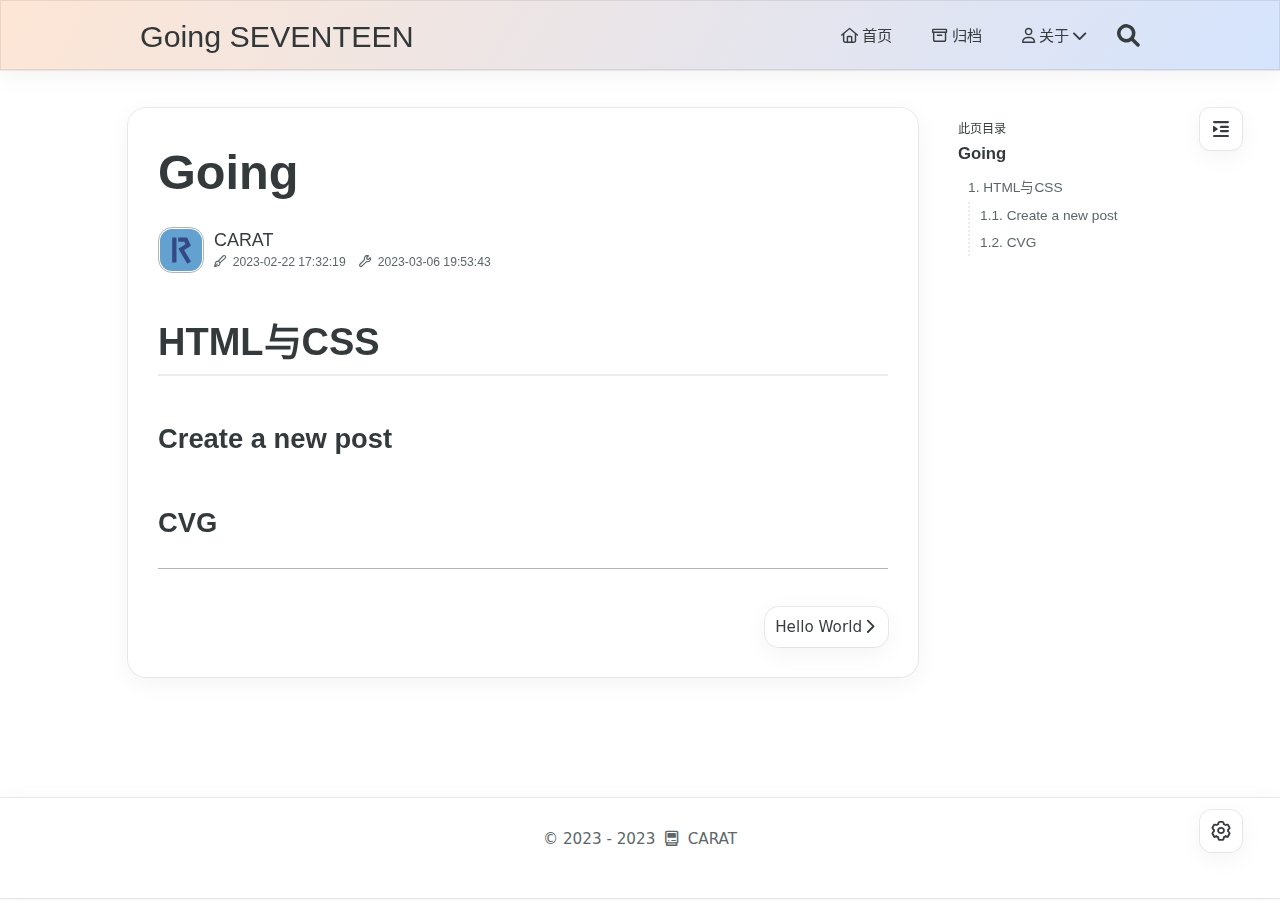
<file: 2023/02/22/post/index.html>
<!DOCTYPE html>
<html lang="zh-CN">
<head>
    <meta charset="utf-8">
    <meta name="viewport" content="width=device-width, initial-scale=1">
    <meta name="keywords" content="Hexo Theme Redefine">
    <meta name="description" content="Hexo Theme Redefine">
    <meta name="author" content="CARAT">
    <link rel="apple-touch-icon" sizes="180x180" href="/images/apple-touch-icon-redefine.png">
    <!--- Seo Part-->
    
    <link rel="canonical" href="https://Cherryhoo.github.io/2023/02/22/post/"/>
    <meta name="robots" content="index,follow">
    <meta name="googlebot" content="index,follow">
    <meta name="revisit-after" content="1 days">
    <meta property="og:type" content="article">
    <meta property="og:title" content="Going">
    <meta property="og:description" content="Hexo Theme Redefine">
    <meta property="og:url" content="https://Cherryhoo.github.io2023/02/22/post/">
    <meta property="og:image" content="/images/redefine-logo.svg">
    <meta property="og:site_name" content="Going SEVENTEEN">
    <meta name="twitter:card" content="summary_large_image">
    <meta name="twitter:title" content="Going">
    <meta name="twitter:description" content="Hexo Theme Redefine">
    <meta name="twitter:image" content="/images/redefine-logo.svg">
    <!--- Icon Part-->
    <link rel="icon" type="image/png" href="/images/redefine-logo.svg" sizes="192x192">
    <link rel="apple-touch-icon" sizes="180x180" href="/images/redefine-logo.svg">
    <meta name="theme-color" content="#005080">
    <link rel="shortcut icon" href="/images/redefine-logo.svg">
    
    <title>
        
            Going -
        
        Going SEVENTEEN
    </title>
    
<link rel="stylesheet" href="/css/style.css">

    
<link rel="stylesheet" href="/assets/fonts.css">

    
    
    
    
    <script id="hexo-configurations">
    let REDEFINE = window.REDEFINE || {};
    REDEFINE.hexo_config = {"hostname":"cherryhoo.github.io","root":"/","language":"zh-CN","path":"search.xml"};
    REDEFINE.theme_config = {"toc":{"enable":true,"number":true,"expand_all":true,"init_open":true},"style":{"primary_color":"#005080","avatar":"/images/redefine-avatar.svg","favicon":"/images/redefine-logo.svg","article_img_align":"center","right_side_width":"210px","content_max_width":"1000px","nav_color":{"left":"#f78736","right":"#367df7","transparency":35},"hover":{"shadow":true,"scale":false},"first_screen":{"enable":true,"background_image":{"light":"/images/background1.jpg","dark":"https://evan.beee.top/img/wallhaven-wqery6-dark.webp"},"title_color":{"light":"#fff","dark":"#d1d1b6"},"description":"CARAT","custom_font":{"enable":false,"font_family":null,"font_url":null}},"scroll":{"progress_bar":{"enable":false},"percent":{"enable":false}}},"local_search":{"enable":true,"preload":true},"code_block":{"copy":true,"style":"mac","custom_font":{"enable":false,"font_family":null,"font_url":null}},"pjax":{"enable":true},"lazyload":{"enable":true},"version":"1.1.2","friend_links":{"columns":2},"home_article":{"date_format":"auto","category":{"enable":true,"limit":3},"tag":{"enable":true,"limit":3}}};
    REDEFINE.language_ago = {"second":"%s 秒前","minute":"%s 分钟前","hour":"%s 小时前","day":"%s 天前","week":"%s 周前","month":"%s 个月前","year":"%s 年前"};
  </script>
    
    
<link rel="stylesheet" href="/fontawesome/fontawesome.min.css">

    
<link rel="stylesheet" href="/fontawesome/brands.min.css">

    
<link rel="stylesheet" href="/fontawesome/solid.min.css">

    
<link rel="stylesheet" href="/fontawesome/regular.min.css">

    
    
    
<meta name="generator" content="Hexo 6.3.0"></head>


<body>
<div class="progress-bar-container">
    

    
        <span class="pjax-progress-bar"></span>
        <span class="pjax-progress-icon">
            <i class="fa-solid fa-circle-notch fa-spin"></i>
        </span>
    
</div>


<main class="page-container">

    

    <div class="page-main-content">

        <div class="page-main-content-top">
            <header class="menu-wrapper">
    
    <div class="menu-content">
        <div class="left">
            
            <a class="logo-title" href="/">
                
                Going SEVENTEEN
                
            </a>
        </div>

        <div class="right">
            <!-- PC -->
            <div class="pc">
                <ul class="menu-list">
                    
                        
                            <li class="menu-item">
                                <!-- Menu -->
                                <a class="" 
                                    href="/"  >
                                    
                                        
                                            <i class="fa-regular fa-house"></i>
                                        
                                        首页
                                    
                                </a>
                                <!-- Submenu -->
                                
                            </li>
                    
                        
                            <li class="menu-item">
                                <!-- Menu -->
                                <a class="" 
                                    href="/archives"  >
                                    
                                        
                                            <i class="fa-regular fa-archive"></i>
                                        
                                        归档
                                    
                                </a>
                                <!-- Submenu -->
                                
                            </li>
                    
                        
                            <li class="menu-item">
                                <!-- Menu -->
                                <a class="has-dropdown" 
                                    href="#" onClick="return false;">
                                    
                                        
                                            <i class="fa-regular fa-user"></i>
                                        
                                        关于&nbsp;<i class="fa-solid fa-chevron-down"></i>
                                    
                                </a>
                                <!-- Submenu -->
                                
                                    <ul class="sub-menu">
                                    
                                        <li>
                                        <a href="/about">ME
                                        </a>
                                        </li>
                                    
                                        <li>
                                        <a target="_blank" rel="noopener" href="https://github.com/Cherryhoo/">GITHUB
                                        </a>
                                        </li>
                                    
                                        <li>
                                        <a target="_blank" rel="noopener" href="https://weibo.com/">BLOG
                                        </a>
                                        </li>
                                    
                                        <li>
                                        <a target="_blank" rel="noopener" href="https://www.bilibili.com/account/history?spm_id_from=333.880.0.0">VIDEO
                                        </a>
                                        </li>
                                    
                                        <li>
                                        <a target="_blank" rel="noopener" href="https://www.yuque.com/dashboard">NOTE
                                        </a>
                                        </li>
                                    
                                        <li>
                                        <a target="_blank" rel="noopener" href="https://pan.baidu.com/disk/main#/index?category=all&path=%2F%E6%88%91%E7%9A%84%E8%B5%84%E6%BA%90%2Fpink">STORAGE
                                        </a>
                                        </li>
                                    
                                        <li>
                                        <a target="_blank" rel="noopener" href="https://sunny-117.github.io/blog/react/">REACT
                                        </a>
                                        </li>
                                    
                                    </ul>
                                
                            </li>
                    
                    
                        <li class="menu-item search search-popup-trigger">
                            <i class="fa-solid fa-magnifying-glass"></i>
                        </li>
                    
                </ul>
            </div>
            <!-- Mobile -->
            <div class="mobile">
                
                    <div class="icon-item search search-popup-trigger"><i class="fa-solid fa-magnifying-glass"></i></div>
                
                <div class="icon-item menu-bar">
                    <div class="menu-bar-middle"></div>
                </div>
            </div>
        </div>
    </div>

    <!-- Mobile drawer -->
    <div class="menu-drawer">
        <ul class="drawer-menu-list">
            
                
                    <li class="drawer-menu-item flex-center">
                        <a class="" 
                        href="/"  >
                             
                                
                                    <i class="fa-regular fa-house"></i>
                                
                                首页
                            
                        </a>
                    </li>
                    <!-- Submenu -->
                    
            
                
                    <li class="drawer-menu-item flex-center">
                        <a class="" 
                        href="/archives"  >
                             
                                
                                    <i class="fa-regular fa-archive"></i>
                                
                                归档
                            
                        </a>
                    </li>
                    <!-- Submenu -->
                    
            
                
                    <li class="drawer-menu-item flex-center">
                        <a class="has-dropdown" 
                        href="#" onClick="return false;">
                            
                                
                                    <i class="fa-regular fa-user"></i>
                                
                                关于&nbsp;<i class="fa-solid fa-chevron-down"></i>
                            
                        </a>
                    </li>
                    <!-- Submenu -->
                              
                        
                            <li class="dropdown-item flex-center">
                                <a class="dropdown-item" href="/about">ME</a>
                            </li>
                        
                            <li class="dropdown-item flex-center">
                                <a class="dropdown-item" target="_blank" rel="noopener" href="https://github.com/Cherryhoo/">GITHUB</a>
                            </li>
                        
                            <li class="dropdown-item flex-center">
                                <a class="dropdown-item" target="_blank" rel="noopener" href="https://weibo.com/">BLOG</a>
                            </li>
                        
                            <li class="dropdown-item flex-center">
                                <a class="dropdown-item" target="_blank" rel="noopener" href="https://www.bilibili.com/account/history?spm_id_from=333.880.0.0">VIDEO</a>
                            </li>
                        
                            <li class="dropdown-item flex-center">
                                <a class="dropdown-item" target="_blank" rel="noopener" href="https://www.yuque.com/dashboard">NOTE</a>
                            </li>
                        
                            <li class="dropdown-item flex-center">
                                <a class="dropdown-item" target="_blank" rel="noopener" href="https://pan.baidu.com/disk/main#/index?category=all&path=%2F%E6%88%91%E7%9A%84%E8%B5%84%E6%BA%90%2Fpink">STORAGE</a>
                            </li>
                        
                            <li class="dropdown-item flex-center">
                                <a class="dropdown-item" target="_blank" rel="noopener" href="https://sunny-117.github.io/blog/react/">REACT</a>
                            </li>
                        
                    
            

        </ul>
    </div>

    <div class="window-mask"></div>

</header>


        </div>

        <div class="page-main-content-middle">

            <div class="main-content">

                
                    <div class="fade-in-down-animation">
    <div class="post-page-container">
        <div class="article-content-container">

            
            
                <div class="article-title">
                    <h1 class="article-title-regular">Going</h1>
                </div>
            
                
            

            
                <div class="article-header">
                    <div class="avatar">
                        <img src="/images/redefine-avatar.svg">
                    </div>
                    <div class="info">
                        <div class="author">
                            <span class="name">CARAT</span>
                            
                        </div>
                        <div class="meta-info">
                            <div class="article-meta-info">
    <span class="article-date article-meta-item">
        <i class="fa-regular fa-pen-fancy"></i>&nbsp;
        <span class="pc">2023-02-22 17:32:19</span>
        <span class="mobile">2023-02-22 17:32</span>
        <span class="hover-info">创建时间</span>
    </span>
    
        <span class="article-date article-meta-item">
            <i class="fa-regular fa-wrench"></i>&nbsp;
            <span class="pc">2023-03-06 19:53:43</span>
            <span class="mobile">2023-03-06 19:53</span>
            <span class="hover-info">更新时间</span>
        </span>
    

    
    

    
    
    
    
</div>

                        </div>
                    </div>
                </div>
            

            <div class="article-content markdown-body">
                <h2 id="HTML与CSS"><a href="#HTML与CSS" class="headerlink" title="HTML与CSS"></a>HTML与CSS</h2><h3 id="Create-a-new-post"><a href="#Create-a-new-post" class="headerlink" title="Create a new post"></a>Create a new post</h3><h3 id="CVG"><a href="#CVG" class="headerlink" title="CVG"></a>CVG</h3>
            </div>

            

            

            

            
                <div class="article-nav">
                    
                    
                        <div class="article-next">
                            <a class="next"
                            rel="next"
                            href="/2023/02/22/hello-world/"
                            >
                                <span class="title flex-center">
                                    <span class="post-nav-title-item">Hello World</span>
                                    <span class="post-nav-item">下一篇</span>
                                </span>
                                <span class="right arrow-icon flex-center">
                                    <i class="fa-solid fa-chevron-right"></i>
                                </span>
                            </a>
                        </div>
                    
                </div>
            


            
        </div>

        
            <div class="toc-content-container">
                <div class="post-toc-wrap">
    <div class="post-toc">
        <div class="toc-title">此页目录</div>
        <div class="page-title">Going</div>
        <ol class="nav"><li class="nav-item nav-level-2"><a class="nav-link" href="#HTML%E4%B8%8ECSS"><span class="nav-number">1.</span> <span class="nav-text">HTML与CSS</span></a><ol class="nav-child"><li class="nav-item nav-level-3"><a class="nav-link" href="#Create-a-new-post"><span class="nav-number">1.1.</span> <span class="nav-text">Create a new post</span></a></li><li class="nav-item nav-level-3"><a class="nav-link" href="#CVG"><span class="nav-number">1.2.</span> <span class="nav-text">CVG</span></a></li></ol></li></ol>

    </div>
</div>
            </div>
        
    </div>
</div>


                

            </div>



        </div>

        <div class="page-main-content-bottom">
            <footer class="footer">
    <div class="info-container">
        <div class="copyright-info">
            &copy;
            
              <span>2023</span>
              -
            
            2023&nbsp;&nbsp;<i class="fa-regular fa-computer-classic"></i>&nbsp;&nbsp;<a href="/">CARAT</a>
        </div>
        
        
        
        
        
        
        
        
        
    </div>  
</footer>
        </div>
    </div>

    
        <div class="post-tools">
            <div class="post-tools-container">
    <ul class="tools-list">
        <!-- TOC aside toggle -->
        
            <li class="right-bottom-tools page-aside-toggle">
                <i class="fa-regular fa-outdent"></i>
            </li>
        

        <!-- go comment -->
        
    </ul>
</div>

        </div>
    

    <div class="right-bottom-side-tools">
        <div class="side-tools-container">
    <ul class="unfolded-tools-list">
        <li class="right-bottom-tools tool-font-adjust-plus flex-center">
            <i class="fa-regular fa-magnifying-glass-plus"></i>
        </li>

        <li class="right-bottom-tools tool-font-adjust-minus flex-center">
            <i class="fa-regular fa-magnifying-glass-minus"></i>
        </li>

        <li class="right-bottom-tools tool-expand-width flex-center">
            <i class="fa-regular fa-expand"></i>
        </li>

        <li class="right-bottom-tools tool-dark-light-toggle flex-center">
            <i class="fa-regular fa-moon"></i>
        </li>

        <!-- rss -->
        

        
            <li class="right-bottom-tools tool-scroll-to-top flex-center">
                <i class="fa-regular fa-arrow-up"></i>
            </li>
        

        <li class="right-bottom-tools tool-scroll-to-bottom flex-center">
            <i class="fa-regular fa-arrow-down"></i>
        </li>
    </ul>

    <ul class="folded-tools-list">
        <li class="right-bottom-tools tool-toggle-show flex-center">
            <i class="fa-regular fa-cog fa-spin"></i>
        </li>
        
    </ul>
</div>

    </div>

    <div class="image-viewer-container">
    <img src="">
</div>


    
        <div class="search-pop-overlay">
    <div class="popup search-popup">
        <div class="search-header">
          <span class="search-input-field-pre">
            <i class="fa-solid fa-keyboard"></i>
          </span>
            <div class="search-input-container">
                <input autocomplete="off"
                       autocorrect="off"
                       autocapitalize="off"
                       placeholder="搜索..."
                       spellcheck="false"
                       type="search"
                       class="search-input"
                >
            </div>
            <span class="popup-btn-close">
                <i class="fa-solid fa-times"></i>
            </span>
        </div>
        <div id="search-result">
            <div id="no-result">
                <i class="fa-solid fa-spinner fa-spin-pulse fa-5x fa-fw"></i>
            </div>
        </div>
    </div>
</div>

    


</main>




<script src="/js/utils.js"></script>

<script src="/js/main.js"></script>

<script src="/js/layouts/menu-shrink.js"></script>

<script src="/js/tools/go-top-bottom.js"></script>

<script src="/js/tools/dark-light-toggle.js"></script>



    
<script src="/js/tools/local-search.js"></script>




    
<script src="/js/tools/code-block.js"></script>




    
<script src="/js/layouts/lazyload.js"></script>





<div class="post-scripts pjax">
    
        
<script src="/js/tools/toc-toggle.js"></script>

<script src="/js/libs/anime.min.js"></script>

<script src="/js/layouts/toc.js"></script>

<script src="/js/plugins/tabs.js"></script>

    
    
</div>


    
<script src="/js/libs/pjax.min.js"></script>

<script>
    window.addEventListener('DOMContentLoaded', () => {
        window.pjax = new Pjax({
            selectors: [
                'head title',
                '.page-container',
                '.pjax'
            ],
            history: true,
            debug: false,
            cacheBust: false,
            timeout: 0,
            analytics: false,
            currentUrlFullReload: false,
            scrollRestoration: false,
            // scrollTo: true,
        });

        document.addEventListener('pjax:send', () => {
            REDEFINE.utils.pjaxProgressBarStart();
        });

        document.addEventListener('pjax:complete', () => {
            REDEFINE.utils.pjaxProgressBarEnd();
            window.pjax.executeScripts(document.querySelectorAll('script[data-pjax], .pjax script'));
            REDEFINE.refresh();
        });
    });
</script>



</body>
</html>
</file>
<file: css/style.css>
:root {
  --background-color: #fff;
  --background-color-transparent: rgba(255,255,255,0.6);
  --second-background-color: #fafafa;
  --third-background-color: #f4f4f4;
  --primary-color: #005080;
  --first-text-color: #323739;
  --second-text-color: #343a3c;
  --third-text-color: #5c6669;
  --fourth-text-color: #eaeced;
  --default-text-color: #373d3f;
  --border-color: #b3b3b3;
  --selection-color: #0068a6;
  --shadow-color-1: rgba(0,0,0,0.08);
  --shadow-color-2: rgba(0,0,0,0.05);
  --shadow-hover-color: rgba(0,0,0,0.28);
  --scrollbar-color: #c1c1c1;
  --scrollbar-color-hover: #a1a1a1;
  --scroll-bar-bg-color: #fafafa;
  --link-color: #323739;
  --copyright-info-color: #c03;
  --avatar-background-color: #06c;
  --pjax-progress-bar-color: linear-gradient(45deg, #f10006, #ef5b00, #e59c01, #19ca05, #00cab5, #0264c8, #c303c3);
  --note-blue-title-bg: #d6f7fb;
  --note-red-title-bg: #fde9e9;
  --note-cyan-title-bg: #e9fdf9;
  --note-green-title-bg: #e9fde9;
  --note-yellow-title-bg: #fdf9e9;
  --note-gray-title-bg: #f9f9f9;
  --note-type-title-bg: #fdf3e9;
  --note-black-title-bg: #e9e9e9;
  --note-purple-title-bg: #f9e9fd;
  --first-screen-text-color: #fff;
  --first-screen-icons-container-border-color: rgba(255,255,255,0.35);
  --first-screen-icons-container-background-color: rgba(255,255,255,0.3);
  --redefine-box-shadow: var(--shadow-color-2) 0px 6px 24px 0px, var(--shadow-color-1) 0px 0px 0px 1px;
  --redefine-box-shadow-hover: var(--shadow-color-2) 0px 6px 24px 0px, var(--shadow-color-1) 0px 0px 0px 1px, var(--shadow-color-1) 0px 0px 0px 1px inset;
  --redefine-box-shadow-flat: var(--shadow-color-2) 0px 1px 4px 0px, var(--shadow-color-1) 0px 0px 0px 1px;
  --redefine-box-shadow-flat-hover: var(--shadow-color-2) 0px 1px 4px 0px, var(--shadow-color-1) 0px 0px 0px 1px, var(--shadow-color-1) 0px 0px 0px 1px inset;
  --mermaid-theme: '';
}
@media (prefers-color-scheme: light) {
  :root {
    --background-color: #fff;
    --background-color-transparent: rgba(255,255,255,0.6);
    --second-background-color: #fafafa;
    --third-background-color: #f4f4f4;
    --primary-color: #005080;
    --first-text-color: #323739;
    --second-text-color: #343a3c;
    --third-text-color: #5c6669;
    --fourth-text-color: #eaeced;
    --default-text-color: #373d3f;
    --border-color: #b3b3b3;
    --selection-color: #0068a6;
    --shadow-color-1: rgba(0,0,0,0.08);
    --shadow-color-2: rgba(0,0,0,0.05);
    --shadow-hover-color: rgba(0,0,0,0.28);
    --scrollbar-color: #c1c1c1;
    --scrollbar-color-hover: #a1a1a1;
    --scroll-bar-bg-color: #fafafa;
    --link-color: #323739;
    --copyright-info-color: #c03;
    --avatar-background-color: #06c;
    --pjax-progress-bar-color: linear-gradient(45deg, #f10006, #ef5b00, #e59c01, #19ca05, #00cab5, #0264c8, #c303c3);
    --note-blue-title-bg: #d6f7fb;
    --note-red-title-bg: #fde9e9;
    --note-cyan-title-bg: #e9fdf9;
    --note-green-title-bg: #e9fde9;
    --note-yellow-title-bg: #fdf9e9;
    --note-gray-title-bg: #f9f9f9;
    --note-type-title-bg: #fdf3e9;
    --note-black-title-bg: #e9e9e9;
    --note-purple-title-bg: #f9e9fd;
    --first-screen-text-color: #fff;
    --first-screen-icons-container-border-color: rgba(255,255,255,0.35);
    --first-screen-icons-container-background-color: rgba(255,255,255,0.3);
    --redefine-box-shadow: var(--shadow-color-2) 0px 6px 24px 0px, var(--shadow-color-1) 0px 0px 0px 1px;
    --redefine-box-shadow-hover: var(--shadow-color-2) 0px 6px 24px 0px, var(--shadow-color-1) 0px 0px 0px 1px, var(--shadow-color-1) 0px 0px 0px 1px inset;
    --redefine-box-shadow-flat: var(--shadow-color-2) 0px 1px 4px 0px, var(--shadow-color-1) 0px 0px 0px 1px;
    --redefine-box-shadow-flat-hover: var(--shadow-color-2) 0px 1px 4px 0px, var(--shadow-color-1) 0px 0px 0px 1px, var(--shadow-color-1) 0px 0px 0px 1px inset;
    --mermaid-theme: '';
  }
}
@media (prefers-color-scheme: dark) {
  :root {
    --background-color: #202124;
    --background-color-transparent: rgba(32,33,36,0.4);
    --second-background-color: #242529;
    --third-background-color: #292b2f;
    --primary-color: #005080;
    --first-text-color: #d2d2d7;
    --second-text-color: #cbcbd1;
    --third-text-color: #9595a2;
    --fourth-text-color: #242429;
    --default-text-color: #bebec6;
    --border-color: #4a4c53;
    --selection-color: #0068a6;
    --shadow-color-1: rgba(255,255,255,0.08);
    --shadow-color-2: rgba(255,255,255,0.05);
    --shadow-hover-color: rgba(69,69,69,0.28);
    --scrollbar-color: #898989;
    --scrollbar-color-hover: #a1a1a1;
    --scroll-bar-bg-color: #2a2c30;
    --link-color: #c5c5cc;
    --copyright-info-color: #a30029;
    --avatar-background-color: #005cb8;
    --pjax-progress-bar-color: linear-gradient(45deg, #ea404a, #ea722f, #e9a71f, #67e559, #18ecec, #1b85f1, #ee1dee);
    --note-blue-title-bg: #1e3e46;
    --note-red-title-bg: #4e1e1e;
    --note-cyan-title-bg: #1e4e4e;
    --note-green-title-bg: #1e4e1e;
    --note-yellow-title-bg: #4e4e1e;
    --note-gray-title-bg: #4e4e4e;
    --note-type-title-bg: #4e3a1e;
    --note-black-title-bg: #1e1e1e;
    --note-purple-title-bg: #4e1e4e;
    --first-screen-text-color: #d1d1b6;
    --first-screen-icons-container-border-color: rgba(197,197,197,0.35);
    --first-screen-icons-container-background-color: rgba(197,197,197,0.3);
    --redefine-box-shadow: var(--shadow-color-2) 0px 6px 24px 0px, var(--shadow-color-1) 0px 0px 0px 1px;
    --redefine-box-shadow-hover: var(--shadow-color-2) 0px 6px 24px 0px, var(--shadow-color-1) 0px 0px 0px 1px, var(--shadow-color-1) 0px 0px 0px 1px inset;
    --redefine-box-shadow-flat: var(--shadow-color-2) 0px 1px 4px 0px, var(--shadow-color-1) 0px 0px 0px 1px;
    --redefine-box-shadow-flat-hover: var(--shadow-color-2) 0px 1px 4px 0px, var(--shadow-color-1) 0px 0px 0px 1px, var(--shadow-color-1) 0px 0px 0px 1px inset;
    --mermaid-theme: '';
  }
}
.light-mode {
  --background-color: #fff;
  --background-color-transparent: rgba(255,255,255,0.6);
  --second-background-color: #fafafa;
  --third-background-color: #f4f4f4;
  --primary-color: #005080;
  --first-text-color: #323739;
  --second-text-color: #343a3c;
  --third-text-color: #5c6669;
  --fourth-text-color: #eaeced;
  --default-text-color: #373d3f;
  --border-color: #b3b3b3;
  --selection-color: #0068a6;
  --shadow-color-1: rgba(0,0,0,0.08);
  --shadow-color-2: rgba(0,0,0,0.05);
  --shadow-hover-color: rgba(0,0,0,0.28);
  --scrollbar-color: #c1c1c1;
  --scrollbar-color-hover: #a1a1a1;
  --scroll-bar-bg-color: #fafafa;
  --link-color: #323739;
  --copyright-info-color: #c03;
  --avatar-background-color: #06c;
  --pjax-progress-bar-color: linear-gradient(45deg, #f10006, #ef5b00, #e59c01, #19ca05, #00cab5, #0264c8, #c303c3);
  --note-blue-title-bg: #d6f7fb;
  --note-red-title-bg: #fde9e9;
  --note-cyan-title-bg: #e9fdf9;
  --note-green-title-bg: #e9fde9;
  --note-yellow-title-bg: #fdf9e9;
  --note-gray-title-bg: #f9f9f9;
  --note-type-title-bg: #fdf3e9;
  --note-black-title-bg: #e9e9e9;
  --note-purple-title-bg: #f9e9fd;
  --first-screen-text-color: #fff;
  --first-screen-icons-container-border-color: rgba(255,255,255,0.35);
  --first-screen-icons-container-background-color: rgba(255,255,255,0.3);
  --redefine-box-shadow: var(--shadow-color-2) 0px 6px 24px 0px, var(--shadow-color-1) 0px 0px 0px 1px;
  --redefine-box-shadow-hover: var(--shadow-color-2) 0px 6px 24px 0px, var(--shadow-color-1) 0px 0px 0px 1px, var(--shadow-color-1) 0px 0px 0px 1px inset;
  --redefine-box-shadow-flat: var(--shadow-color-2) 0px 1px 4px 0px, var(--shadow-color-1) 0px 0px 0px 1px;
  --redefine-box-shadow-flat-hover: var(--shadow-color-2) 0px 1px 4px 0px, var(--shadow-color-1) 0px 0px 0px 1px, var(--shadow-color-1) 0px 0px 0px 1px inset;
  --mermaid-theme: '';
}
.dark-mode {
  --background-color: #202124;
  --background-color-transparent: rgba(32,33,36,0.4);
  --second-background-color: #242529;
  --third-background-color: #292b2f;
  --primary-color: #005080;
  --first-text-color: #d2d2d7;
  --second-text-color: #cbcbd1;
  --third-text-color: #9595a2;
  --fourth-text-color: #242429;
  --default-text-color: #bebec6;
  --border-color: #4a4c53;
  --selection-color: #0068a6;
  --shadow-color-1: rgba(255,255,255,0.08);
  --shadow-color-2: rgba(255,255,255,0.05);
  --shadow-hover-color: rgba(69,69,69,0.28);
  --scrollbar-color: #898989;
  --scrollbar-color-hover: #a1a1a1;
  --scroll-bar-bg-color: #2a2c30;
  --link-color: #c5c5cc;
  --copyright-info-color: #a30029;
  --avatar-background-color: #005cb8;
  --pjax-progress-bar-color: linear-gradient(45deg, #ea404a, #ea722f, #e9a71f, #67e559, #18ecec, #1b85f1, #ee1dee);
  --note-blue-title-bg: #1e3e46;
  --note-red-title-bg: #4e1e1e;
  --note-cyan-title-bg: #1e4e4e;
  --note-green-title-bg: #1e4e1e;
  --note-yellow-title-bg: #4e4e1e;
  --note-gray-title-bg: #4e4e4e;
  --note-type-title-bg: #4e3a1e;
  --note-black-title-bg: #1e1e1e;
  --note-purple-title-bg: #4e1e4e;
  --first-screen-text-color: #d1d1b6;
  --first-screen-icons-container-border-color: rgba(197,197,197,0.35);
  --first-screen-icons-container-background-color: rgba(197,197,197,0.3);
  --redefine-box-shadow: var(--shadow-color-2) 0px 6px 24px 0px, var(--shadow-color-1) 0px 0px 0px 1px;
  --redefine-box-shadow-hover: var(--shadow-color-2) 0px 6px 24px 0px, var(--shadow-color-1) 0px 0px 0px 1px, var(--shadow-color-1) 0px 0px 0px 1px inset;
  --redefine-box-shadow-flat: var(--shadow-color-2) 0px 1px 4px 0px, var(--shadow-color-1) 0px 0px 0px 1px;
  --redefine-box-shadow-flat-hover: var(--shadow-color-2) 0px 1px 4px 0px, var(--shadow-color-1) 0px 0px 0px 1px, var(--shadow-color-1) 0px 0px 0px 1px inset;
  --mermaid-theme: '';
}
.fade-in-down-animation {
  animation-fill-mode: both;
  animation-duration: 1s;
  animation-name: fade-in-down;
  will-change: transform;
}
.title-hover-animation {
  display: inline-block;
  position: relative;
  border-bottom: none;
  line-height: 1.3;
  vertical-align: top;
  color: var(--second-text-color);
}
.title-hover-animation::before {
  content: "";
  position: absolute;
  width: 100%;
  height: 2px;
  bottom: -4px;
  left: 0;
  background-color: var(--second-text-color);
  visibility: hidden;
  transform: scaleX(0);
  transition-property: color, background, box-shadow, border-color, visibility, transform;
  transition-delay: 0s, 0s, 0s, 0s, 0s, 0s;
  transition-duration: 0.2s, 0.2s, 0.2s, 0.2s, 0.2s, 0.2s;
  transition-timing-function: ease, ease, ease, ease, ease-in-out, ease-in-out;
}
@-moz-keyframes fade-in-down {
  0% {
    opacity: 0;
    transform: translateY(-50px);
  }
  100% {
    opacity: 1;
    transform: translateY(0);
  }
}
@-webkit-keyframes fade-in-down {
  0% {
    opacity: 0;
    transform: translateY(-50px);
  }
  100% {
    opacity: 1;
    transform: translateY(0);
  }
}
@-o-keyframes fade-in-down {
  0% {
    opacity: 0;
    transform: translateY(-50px);
  }
  100% {
    opacity: 1;
    transform: translateY(0);
  }
}
@keyframes fade-in-down {
  0% {
    opacity: 0;
    transform: translateY(-50px);
  }
  100% {
    opacity: 1;
    transform: translateY(0);
  }
}
@-moz-keyframes icon-animate {
  0%, 100% {
    transform: scale(1);
  }
  10%, 30% {
    transform: scale(0.88);
  }
  20%, 40%, 60%, 80% {
    transform: scale(1.08);
  }
  50%, 70% {
    transform: scale(1.08);
  }
}
@-webkit-keyframes icon-animate {
  0%, 100% {
    transform: scale(1);
  }
  10%, 30% {
    transform: scale(0.88);
  }
  20%, 40%, 60%, 80% {
    transform: scale(1.08);
  }
  50%, 70% {
    transform: scale(1.08);
  }
}
@-o-keyframes icon-animate {
  0%, 100% {
    transform: scale(1);
  }
  10%, 30% {
    transform: scale(0.88);
  }
  20%, 40%, 60%, 80% {
    transform: scale(1.08);
  }
  50%, 70% {
    transform: scale(1.08);
  }
}
@keyframes icon-animate {
  0%, 100% {
    transform: scale(1);
  }
  10%, 30% {
    transform: scale(0.88);
  }
  20%, 40%, 60%, 80% {
    transform: scale(1.08);
  }
  50%, 70% {
    transform: scale(1.08);
  }
}
* {
  transition-property: color, background, box-shadow, border-color;
  transition-delay: 0s, 0s, 0s, 0s;
  transition-duration: 0.2s, 0.2s, 0.2s, 0.2s;
  transition-timing-function: ease, ease, ease, ease;
}
*::-webkit-scrollbar {
  width: 6px;
  height: 6px;
  transition: all 0.2s ease;
  display: block;
}
*::-webkit-scrollbar-thumb {
  background: var(--scrollbar-color);
  border-radius: 18px;
  background-clip: content-box;
  border: 3px solid transparent;
}
*::-webkit-scrollbar-track {
  background-color: var(--scroll-bar-bg-color);
  border: 1px solid var(--shadow-color-1);
}
*::-webkit-scrollbar-thumb:hover {
  background: var(--scrollbar-color-hover);
  border-radius: 18px;
  background-clip: content-box;
  border: 3px solid transparent;
}
html,
body {
  position: relative;
  width: 100%;
  height: 100%;
  margin: 0;
  padding: 0;
  color: var(--default-text-color);
  background: var(--background-color);
  font-family: Noto Sans, Noto Sans SC, Open Sans, -apple-system, system-ui, Segoe UI, Roboto, Ubuntu, Cantarell, Noto Sans, sans-serif, BlinkMacSystemFont, Helvetica Neue, PingFang SC, Hiragino Sans GB, Microsoft YaHei, Arial;
  font-weight: 400;
  font-size: 15.2px;
  line-height: 22px;
}
html::-webkit-scrollbar,
body::-webkit-scrollbar {
  width: 14px;
  height: 8px;
}
@media (max-width: 780px) {
  html,
  body {
    font-size: 14.591999999999999px;
    line-height: 21.119999999999997px;
  }
}
@media (max-width: 500px) {
  html,
  body {
    font-size: 13.68px;
    line-height: 19.8px;
  }
}
::selection {
  background: var(--selection-color);
  color: #fff;
}
ul,
ol,
li {
  padding: 0;
  margin: 0;
  list-style: none;
}
a {
  text-decoration: none;
  color: var(--default-text-color);
}
a i,
a span {
  color: var(--default-text-color);
}
a:hover,
a:active {
  text-decoration: none !important;
  color: var(--primary-color);
}
a:hover i,
a:active i,
a:hover span,
a:active span {
  color: var(--primary-color);
}
img[lazyload] {
  padding: 10px;
  margin: 20px auto !important;
  cursor: not-allowed;
  pointer-events: none;
}
button {
  padding: 0;
  margin: 0;
  border: 0;
  outline: none;
  cursor: pointer;
  background: transparent;
}
.btn {
  display: inline-block;
  position: relative;
  text-align: center;
  cursor: pointer;
  white-space: nowrap;
  border-radius: 9px;
  padding: 8px 16px;
  background: var(--background-color);
  box-shadow: var(--redefine-box-shadow);
  transition-property: color, background, box-shadow, border-color, transform;
  transition-delay: 0s, 0s, 0s, 0s, 0s;
  transition-duration: 0.2s, 0.2s, 0.2s, 0.2s, 0.2s;
  transition-timing-function: ease, ease, ease, ease, linear;
}
.btn:hover {
  box-shadow: var(--redefine-box-shadow-hover);
}
.btn:hover {
  color: var(--background-color);
  background: var(--primary-color);
}
.flex-center {
  display: flex;
  justify-content: center;
  align-items: center;
}
.clear {
  clear: both;
}
.markdown-body {
  font-family: "Open Sans", "Noto Sans SC", sans-serif;
  font-size: 1rem;
}
.markdown-body blockquote {
  box-sizing: border-box;
  margin: 20px 0;
  color: var(--default-text-color);
  background: var(--third-background-color);
  padding: 0 1rem 0 0.5rem;
  border-radius: 0 14px 14px 0;
  position: relative;
  border-left: 5px solid var(--default-text-color);
}
.markdown-body blockquote p,
.markdown-body blockquote ul,
.markdown-body blockquote ol {
  padding: 5px 5px 5px 10px;
}
.markdown-body p {
  line-height: 1.5;
  color: var(--default-text-color);
  margin-bottom: 1rem;
  margin-top: 0;
}
.markdown-body a {
  position: relative;
  outline: 0;
  text-decoration: underline;
  overflow-wrap: break-word;
  cursor: pointer;
  box-sizing: border-box;
  padding-bottom: 2px;
}
.markdown-body a .fas,
.markdown-body a .far,
.markdown-body a fab {
  margin: 0 2px 0 6px;
  position: relative;
  color: var(--third-text-color);
  font-size: 0.88rem;
}
.markdown-body a:hover {
  text-decoration: underline;
}
.markdown-body a:hover::after {
  background: var(--primary-color);
  text-decoration: underline;
}
.markdown-body strong {
  color: var(--default-text-color);
}
.markdown-body em {
  color: var(--default-text-color);
}
.markdown-body ul > li,
.markdown-body ol > li {
  margin-left: 16px;
  line-height: 2rem;
}
.markdown-body ul li {
  list-style: disc;
}
.markdown-body ul li ul li {
  list-style: circle;
}
.markdown-body ul li ul li ul li {
  list-style: square;
}
.markdown-body ol li {
  list-style: decimal;
}
.markdown-body ol li ol li {
  list-style: upper-alpha;
}
.markdown-body ol li ol li ol li {
  list-style: upper-roman;
}
.markdown-body li {
  color: var(--default-text-color);
}
.markdown-body h1,
.markdown-body h2,
.markdown-body h3,
.markdown-body h4,
.markdown-body h5,
.markdown-body h6 {
  font-family: "Noto Sans", "Noto Sans SC", sans-serif;
  color: var(--second-text-color);
  line-height: 1.5;
  margin-bottom: 1rem !important;
}
@media (max-width: 780px) {
  .markdown-body h1,
  .markdown-body h2,
  .markdown-body h3,
  .markdown-body h4,
  .markdown-body h5,
  .markdown-body h6 {
    line-height: 1.25;
  }
}
.markdown-body h1 {
  font-size: 3.2rem;
  font-weight: 600;
  border-bottom: solid 2px var(--fourth-text-color);
  margin-top: 5rem;
}
@media (max-width: 780px) {
  .markdown-body h1 {
    font-size: 1.7rem;
  }
}
.markdown-body h2 {
  font-size: 2.5rem;
  font-weight: 600;
  padding: 3px 0;
  border-bottom: solid 2px var(--fourth-text-color);
  margin-top: 4rem;
}
@media (max-width: 780px) {
  .markdown-body h2 {
    font-size: 1.6rem;
  }
}
.markdown-body h3 {
  font-size: 1.8rem;
  font-weight: 550;
  margin-top: 2.8rem;
}
@media (max-width: 780px) {
  .markdown-body h3 {
    font-size: 1.5rem;
  }
}
.markdown-body h4 {
  font-size: 1.5rem;
  font-weight: 550;
  margin-top: 2.5rem;
}
@media (max-width: 780px) {
  .markdown-body h4 {
    font-size: 1.4rem;
  }
}
.markdown-body h5 {
  font-size: 1.28rem;
  font-weight: 550;
  margin-top: 2.2rem;
}
@media (max-width: 780px) {
  .markdown-body h5 {
    font-size: 1.18rem;
  }
}
.markdown-body h6 {
  font-size: 1.2rem;
  font-weight: 550;
  line-height: 1.2;
  margin-top: 2rem;
}
@media (max-width: 780px) {
  .markdown-body h6 {
    font-size: 1.1rem;
    line-height: 1.1;
  }
}
.markdown-body img {
  box-sizing: border-box;
  border-radius: 14px;
  max-width: 100%;
  cursor: zoom-in;
  display: block;
  box-shadow: 0 0 2px var(--shadow-color);
  transition-property: color, background, box-shadow, border-color, padding, margin;
  transition-delay: 0s, 0s, 0s, 0s, 0s, 0s;
  transition-duration: 0.2s, 0.2s, 0.2s, 0.2s, 0.2s, 0.2s;
  transition-timing-function: ease, ease, ease, ease, linear, linear;
  margin: 1rem auto 1rem;
}
.markdown-body > table {
  border-spacing: 0;
  border-collapse: collapse;
  width: 100%;
  overflow: auto;
}
.markdown-body > table td,
.markdown-body > table th {
  padding: 0;
}
.markdown-body > table th {
  font-weight: 600;
}
.markdown-body > table td,
.markdown-body > table th {
  padding: 6px 13px;
  border: 1px solid var(--border-color);
}
.markdown-body > table tr {
  background-color: var(--background-color);
  border: 1px solid var(--fourth-text-color);
}
.markdown-body > table tr:nth-child(2n) {
  background-color: var(--third-background-color);
}
:root {
  --background-color: #fff;
  --background-color-transparent: rgba(255,255,255,0.6);
  --second-background-color: #fafafa;
  --third-background-color: #f4f4f4;
  --primary-color: #005080;
  --first-text-color: #323739;
  --second-text-color: #343a3c;
  --third-text-color: #5c6669;
  --fourth-text-color: #eaeced;
  --default-text-color: #373d3f;
  --border-color: #b3b3b3;
  --selection-color: #0068a6;
  --shadow-color-1: rgba(0,0,0,0.08);
  --shadow-color-2: rgba(0,0,0,0.05);
  --shadow-hover-color: rgba(0,0,0,0.28);
  --scrollbar-color: #c1c1c1;
  --scrollbar-color-hover: #a1a1a1;
  --scroll-bar-bg-color: #fafafa;
  --link-color: #323739;
  --copyright-info-color: #c03;
  --avatar-background-color: #06c;
  --pjax-progress-bar-color: linear-gradient(45deg, #f10006, #ef5b00, #e59c01, #19ca05, #00cab5, #0264c8, #c303c3);
  --note-blue-title-bg: #d6f7fb;
  --note-red-title-bg: #fde9e9;
  --note-cyan-title-bg: #e9fdf9;
  --note-green-title-bg: #e9fde9;
  --note-yellow-title-bg: #fdf9e9;
  --note-gray-title-bg: #f9f9f9;
  --note-type-title-bg: #fdf3e9;
  --note-black-title-bg: #e9e9e9;
  --note-purple-title-bg: #f9e9fd;
  --first-screen-text-color: #fff;
  --first-screen-icons-container-border-color: rgba(255,255,255,0.35);
  --first-screen-icons-container-background-color: rgba(255,255,255,0.3);
  --redefine-box-shadow: var(--shadow-color-2) 0px 6px 24px 0px, var(--shadow-color-1) 0px 0px 0px 1px;
  --redefine-box-shadow-hover: var(--shadow-color-2) 0px 6px 24px 0px, var(--shadow-color-1) 0px 0px 0px 1px, var(--shadow-color-1) 0px 0px 0px 1px inset;
  --redefine-box-shadow-flat: var(--shadow-color-2) 0px 1px 4px 0px, var(--shadow-color-1) 0px 0px 0px 1px;
  --redefine-box-shadow-flat-hover: var(--shadow-color-2) 0px 1px 4px 0px, var(--shadow-color-1) 0px 0px 0px 1px, var(--shadow-color-1) 0px 0px 0px 1px inset;
  --mermaid-theme: '';
}
@media (prefers-color-scheme: light) {
  :root {
    --background-color: #fff;
    --background-color-transparent: rgba(255,255,255,0.6);
    --second-background-color: #fafafa;
    --third-background-color: #f4f4f4;
    --primary-color: #005080;
    --first-text-color: #323739;
    --second-text-color: #343a3c;
    --third-text-color: #5c6669;
    --fourth-text-color: #eaeced;
    --default-text-color: #373d3f;
    --border-color: #b3b3b3;
    --selection-color: #0068a6;
    --shadow-color-1: rgba(0,0,0,0.08);
    --shadow-color-2: rgba(0,0,0,0.05);
    --shadow-hover-color: rgba(0,0,0,0.28);
    --scrollbar-color: #c1c1c1;
    --scrollbar-color-hover: #a1a1a1;
    --scroll-bar-bg-color: #fafafa;
    --link-color: #323739;
    --copyright-info-color: #c03;
    --avatar-background-color: #06c;
    --pjax-progress-bar-color: linear-gradient(45deg, #f10006, #ef5b00, #e59c01, #19ca05, #00cab5, #0264c8, #c303c3);
    --note-blue-title-bg: #d6f7fb;
    --note-red-title-bg: #fde9e9;
    --note-cyan-title-bg: #e9fdf9;
    --note-green-title-bg: #e9fde9;
    --note-yellow-title-bg: #fdf9e9;
    --note-gray-title-bg: #f9f9f9;
    --note-type-title-bg: #fdf3e9;
    --note-black-title-bg: #e9e9e9;
    --note-purple-title-bg: #f9e9fd;
    --first-screen-text-color: #fff;
    --first-screen-icons-container-border-color: rgba(255,255,255,0.35);
    --first-screen-icons-container-background-color: rgba(255,255,255,0.3);
    --redefine-box-shadow: var(--shadow-color-2) 0px 6px 24px 0px, var(--shadow-color-1) 0px 0px 0px 1px;
    --redefine-box-shadow-hover: var(--shadow-color-2) 0px 6px 24px 0px, var(--shadow-color-1) 0px 0px 0px 1px, var(--shadow-color-1) 0px 0px 0px 1px inset;
    --redefine-box-shadow-flat: var(--shadow-color-2) 0px 1px 4px 0px, var(--shadow-color-1) 0px 0px 0px 1px;
    --redefine-box-shadow-flat-hover: var(--shadow-color-2) 0px 1px 4px 0px, var(--shadow-color-1) 0px 0px 0px 1px, var(--shadow-color-1) 0px 0px 0px 1px inset;
    --mermaid-theme: '';
  }
}
@media (prefers-color-scheme: dark) {
  :root {
    --background-color: #202124;
    --background-color-transparent: rgba(32,33,36,0.4);
    --second-background-color: #242529;
    --third-background-color: #292b2f;
    --primary-color: #005080;
    --first-text-color: #d2d2d7;
    --second-text-color: #cbcbd1;
    --third-text-color: #9595a2;
    --fourth-text-color: #242429;
    --default-text-color: #bebec6;
    --border-color: #4a4c53;
    --selection-color: #0068a6;
    --shadow-color-1: rgba(255,255,255,0.08);
    --shadow-color-2: rgba(255,255,255,0.05);
    --shadow-hover-color: rgba(69,69,69,0.28);
    --scrollbar-color: #898989;
    --scrollbar-color-hover: #a1a1a1;
    --scroll-bar-bg-color: #2a2c30;
    --link-color: #c5c5cc;
    --copyright-info-color: #a30029;
    --avatar-background-color: #005cb8;
    --pjax-progress-bar-color: linear-gradient(45deg, #ea404a, #ea722f, #e9a71f, #67e559, #18ecec, #1b85f1, #ee1dee);
    --note-blue-title-bg: #1e3e46;
    --note-red-title-bg: #4e1e1e;
    --note-cyan-title-bg: #1e4e4e;
    --note-green-title-bg: #1e4e1e;
    --note-yellow-title-bg: #4e4e1e;
    --note-gray-title-bg: #4e4e4e;
    --note-type-title-bg: #4e3a1e;
    --note-black-title-bg: #1e1e1e;
    --note-purple-title-bg: #4e1e4e;
    --first-screen-text-color: #d1d1b6;
    --first-screen-icons-container-border-color: rgba(197,197,197,0.35);
    --first-screen-icons-container-background-color: rgba(197,197,197,0.3);
    --redefine-box-shadow: var(--shadow-color-2) 0px 6px 24px 0px, var(--shadow-color-1) 0px 0px 0px 1px;
    --redefine-box-shadow-hover: var(--shadow-color-2) 0px 6px 24px 0px, var(--shadow-color-1) 0px 0px 0px 1px, var(--shadow-color-1) 0px 0px 0px 1px inset;
    --redefine-box-shadow-flat: var(--shadow-color-2) 0px 1px 4px 0px, var(--shadow-color-1) 0px 0px 0px 1px;
    --redefine-box-shadow-flat-hover: var(--shadow-color-2) 0px 1px 4px 0px, var(--shadow-color-1) 0px 0px 0px 1px, var(--shadow-color-1) 0px 0px 0px 1px inset;
    --mermaid-theme: '';
  }
}
.light-mode {
  --background-color: #fff;
  --background-color-transparent: rgba(255,255,255,0.6);
  --second-background-color: #fafafa;
  --third-background-color: #f4f4f4;
  --primary-color: #005080;
  --first-text-color: #323739;
  --second-text-color: #343a3c;
  --third-text-color: #5c6669;
  --fourth-text-color: #eaeced;
  --default-text-color: #373d3f;
  --border-color: #b3b3b3;
  --selection-color: #0068a6;
  --shadow-color-1: rgba(0,0,0,0.08);
  --shadow-color-2: rgba(0,0,0,0.05);
  --shadow-hover-color: rgba(0,0,0,0.28);
  --scrollbar-color: #c1c1c1;
  --scrollbar-color-hover: #a1a1a1;
  --scroll-bar-bg-color: #fafafa;
  --link-color: #323739;
  --copyright-info-color: #c03;
  --avatar-background-color: #06c;
  --pjax-progress-bar-color: linear-gradient(45deg, #f10006, #ef5b00, #e59c01, #19ca05, #00cab5, #0264c8, #c303c3);
  --note-blue-title-bg: #d6f7fb;
  --note-red-title-bg: #fde9e9;
  --note-cyan-title-bg: #e9fdf9;
  --note-green-title-bg: #e9fde9;
  --note-yellow-title-bg: #fdf9e9;
  --note-gray-title-bg: #f9f9f9;
  --note-type-title-bg: #fdf3e9;
  --note-black-title-bg: #e9e9e9;
  --note-purple-title-bg: #f9e9fd;
  --first-screen-text-color: #fff;
  --first-screen-icons-container-border-color: rgba(255,255,255,0.35);
  --first-screen-icons-container-background-color: rgba(255,255,255,0.3);
  --redefine-box-shadow: var(--shadow-color-2) 0px 6px 24px 0px, var(--shadow-color-1) 0px 0px 0px 1px;
  --redefine-box-shadow-hover: var(--shadow-color-2) 0px 6px 24px 0px, var(--shadow-color-1) 0px 0px 0px 1px, var(--shadow-color-1) 0px 0px 0px 1px inset;
  --redefine-box-shadow-flat: var(--shadow-color-2) 0px 1px 4px 0px, var(--shadow-color-1) 0px 0px 0px 1px;
  --redefine-box-shadow-flat-hover: var(--shadow-color-2) 0px 1px 4px 0px, var(--shadow-color-1) 0px 0px 0px 1px, var(--shadow-color-1) 0px 0px 0px 1px inset;
  --mermaid-theme: '';
}
.dark-mode {
  --background-color: #202124;
  --background-color-transparent: rgba(32,33,36,0.4);
  --second-background-color: #242529;
  --third-background-color: #292b2f;
  --primary-color: #005080;
  --first-text-color: #d2d2d7;
  --second-text-color: #cbcbd1;
  --third-text-color: #9595a2;
  --fourth-text-color: #242429;
  --default-text-color: #bebec6;
  --border-color: #4a4c53;
  --selection-color: #0068a6;
  --shadow-color-1: rgba(255,255,255,0.08);
  --shadow-color-2: rgba(255,255,255,0.05);
  --shadow-hover-color: rgba(69,69,69,0.28);
  --scrollbar-color: #898989;
  --scrollbar-color-hover: #a1a1a1;
  --scroll-bar-bg-color: #2a2c30;
  --link-color: #c5c5cc;
  --copyright-info-color: #a30029;
  --avatar-background-color: #005cb8;
  --pjax-progress-bar-color: linear-gradient(45deg, #ea404a, #ea722f, #e9a71f, #67e559, #18ecec, #1b85f1, #ee1dee);
  --note-blue-title-bg: #1e3e46;
  --note-red-title-bg: #4e1e1e;
  --note-cyan-title-bg: #1e4e4e;
  --note-green-title-bg: #1e4e1e;
  --note-yellow-title-bg: #4e4e1e;
  --note-gray-title-bg: #4e4e4e;
  --note-type-title-bg: #4e3a1e;
  --note-black-title-bg: #1e1e1e;
  --note-purple-title-bg: #4e1e4e;
  --first-screen-text-color: #d1d1b6;
  --first-screen-icons-container-border-color: rgba(197,197,197,0.35);
  --first-screen-icons-container-background-color: rgba(197,197,197,0.3);
  --redefine-box-shadow: var(--shadow-color-2) 0px 6px 24px 0px, var(--shadow-color-1) 0px 0px 0px 1px;
  --redefine-box-shadow-hover: var(--shadow-color-2) 0px 6px 24px 0px, var(--shadow-color-1) 0px 0px 0px 1px, var(--shadow-color-1) 0px 0px 0px 1px inset;
  --redefine-box-shadow-flat: var(--shadow-color-2) 0px 1px 4px 0px, var(--shadow-color-1) 0px 0px 0px 1px;
  --redefine-box-shadow-flat-hover: var(--shadow-color-2) 0px 1px 4px 0px, var(--shadow-color-1) 0px 0px 0px 1px, var(--shadow-color-1) 0px 0px 0px 1px inset;
  --mermaid-theme: '';
}
:root {
  --code-foreground: #3b4143;
  --code-background: #f2f2f2;
  --highlight-background: #f8f8f8;
  --highlight-foreground: #3b4143;
  --highlight-keyword: #d73a49;
  --highlight-link: #d73a49;
  --highlight-built-in: #6f42c1;
  --highlight-number: #005cc5;
  --highlight-string: #032f62;
  --highlight-regexp: #e36209;
  --highlight-subst: #24292e;
  --highlight-comment: #6a737d;
  --highlight-doctag: #22863a;
  --highlight-meta: $highlight-meta;
  --highlight-variable: #005cc5;
  --highlight-attr: #22863a;
  --highlight-section: $highlight-section;
  --highlight-bullet: #6f42c1;
  --highlight-addition: #144212;
  --highlight-deletion: #600;
}
@media (prefers-color-scheme: light) {
  :root {
    --code-foreground: #3b4143;
    --code-background: #f2f2f2;
    --highlight-background: #f8f8f8;
    --highlight-foreground: #3b4143;
    --highlight-keyword: #d73a49;
    --highlight-link: #d73a49;
    --highlight-built-in: #6f42c1;
    --highlight-number: #005cc5;
    --highlight-string: #032f62;
    --highlight-regexp: #e36209;
    --highlight-subst: #24292e;
    --highlight-comment: #6a737d;
    --highlight-doctag: #22863a;
    --highlight-meta: $highlight-meta;
    --highlight-variable: #005cc5;
    --highlight-attr: #22863a;
    --highlight-section: $highlight-section;
    --highlight-bullet: #6f42c1;
    --highlight-addition: #144212;
    --highlight-deletion: #600;
  }
}
@media (prefers-color-scheme: dark) {
  :root {
    --code-foreground: #bfbfc7;
    --code-background: #35363b;
    --highlight-background: #21252b;
    --highlight-foreground: #bfbfc7;
    --highlight-keyword: #569cd6;
    --highlight-link: #569cd6;
    --highlight-built-in: #4ec9b0;
    --highlight-number: #b8d7a3;
    --highlight-string: #d69d85;
    --highlight-regexp: #9a5334;
    --highlight-subst: #dcdcdc;
    --highlight-comment: #57a64a;
    --highlight-doctag: #608b4e;
    --highlight-meta: #9b9b9b;
    --highlight-variable: #bd63c5;
    --highlight-attr: #9cdcfe;
    --highlight-section: #ffd700;
    --highlight-bullet: #d7ba7d;
    --highlight-addition: #144212;
    --highlight-deletion: #600;
  }
}
.light-mode {
  --code-foreground: #3b4143;
  --code-background: #f2f2f2;
  --highlight-background: #f8f8f8;
  --highlight-foreground: #3b4143;
  --highlight-keyword: #d73a49;
  --highlight-link: #d73a49;
  --highlight-built-in: #6f42c1;
  --highlight-number: #005cc5;
  --highlight-string: #032f62;
  --highlight-regexp: #e36209;
  --highlight-subst: #24292e;
  --highlight-comment: #6a737d;
  --highlight-doctag: #22863a;
  --highlight-meta: $highlight-meta;
  --highlight-variable: #005cc5;
  --highlight-attr: #22863a;
  --highlight-section: $highlight-section;
  --highlight-bullet: #6f42c1;
  --highlight-addition: #144212;
  --highlight-deletion: #600;
}
.dark-mode {
  --code-foreground: #bfbfc7;
  --code-background: #35363b;
  --highlight-background: #21252b;
  --highlight-foreground: #bfbfc7;
  --highlight-keyword: #569cd6;
  --highlight-link: #569cd6;
  --highlight-built-in: #4ec9b0;
  --highlight-number: #b8d7a3;
  --highlight-string: #d69d85;
  --highlight-regexp: #9a5334;
  --highlight-subst: #dcdcdc;
  --highlight-comment: #57a64a;
  --highlight-doctag: #608b4e;
  --highlight-meta: #9b9b9b;
  --highlight-variable: #bd63c5;
  --highlight-attr: #9cdcfe;
  --highlight-section: #ffd700;
  --highlight-bullet: #d7ba7d;
  --highlight-addition: #144212;
  --highlight-deletion: #600;
}
pre,
.highlight {
  -webkit-text-size-adjust: none;
  overflow: auto;
  margin: 20px 0;
  padding: 0;
  font-size: 1rem;
  line-height: 1.5rem;
  color: var(--highlight-foreground);
  background: var(--highlight-background);
}
pre,
code {
  font-family: "Ubuntu Mono", Courier, monospace;
}
code {
  padding: 4px;
  word-wrap: break-word;
  border-radius: 4px;
  font-size: 0.96em;
  color: var(--code-foreground);
  background: var(--code-background);
}
pre {
  padding: 10px;
}
pre code {
  padding: 0;
  color: var(--highlight-foreground);
  background: none;
  text-shadow: none;
}
.highlight {
  border-radius: 0px 0px 18px 18px;
  padding-bottom: 5px;
  overflow: auto;
  border-top: 1px solid var(--shadow-color-1);
}
.highlight:hover::-webkit-scrollbar-thumb {
  border: 3px solid rgba(183,183,183,0.3);
}
.highlight::-webkit-scrollbar {
  width: 6px;
  height: 6px;
  transition: all 0.2s ease;
  display: block;
}
.highlight::-webkit-scrollbar-track {
  background: transparent;
  border: none;
}
.highlight::-webkit-scrollbar-thumb {
  border-radius: 20px;
  border: 3px solid rgba(183,183,183,0);
  transition: all 0.2s ease;
}
.highlight pre {
  border: none;
  margin: 0;
  padding: 10px 0;
}
.highlight table {
  margin: 0;
  width: auto;
  border: none;
  border-spacing: unset;
}
.highlight td {
  border: none;
  padding: 0;
}
.highlight figcaption {
  font-size: 1rem;
  color: var(--highlight-foreground);
  line-height: 1rem;
  margin-bottom: 1rem;
}
.highlight figcaption a {
  float: right;
  color: var(--highlight-foreground);
}
.highlight figcaption a:hover {
  border-bottom-color: var(--highlight-foreground);
}
.highlight .gutter pre {
  padding-left: 10px;
  padding-right: 10px;
  color: var(--highlight-gutter-color);
  text-align: center;
  background-color: var(--highlight-gutter-bg-color);
}
.highlight .code pre {
  width: 100%;
  padding-left: 10px;
  padding-right: 10px;
  background-color: var(--highlight-background);
}
.gutter {
  -webkit-user-select: none;
  -moz-user-select: none;
  -ms-user-select: none;
  user-select: none;
}
.gist table {
  width: auto;
}
.gist table td {
  border: none;
}
pre .keyword,
pre .literal,
pre .symbol,
pre .name {
  color: var(--highlight-keyword);
}
pre .link {
  color: var(--highlight-link);
  text-decoration: underline;
}
pre .built_in,
pre .type {
  color: var(--highlight-built-in);
}
pre .number,
pre .class {
  color: var(--highlight-number);
}
pre .string,
pre .meta .string {
  color: var(--highlight-string);
}
pre .regexp,
pre .template-tag {
  color: var(--highlight-regexp);
}
pre .subst,
pre .function,
pre .title,
pre .params,
pre .formula {
  color: var(--highlight-subst);
}
pre .comment,
pre .quote {
  color: var(--highlight-comment);
  font-style: italic;
}
pre .doctag {
  color: var(--highlight-doctag);
}
pre .meta,
pre .meta .keyword,
pre .tag {
  color: var(--highlight-meta);
}
pre .variable,
pre .template-variable {
  color: var(--highlight-variable);
}
pre .attr,
pre .attribute {
  color: var(--highlight-attr);
}
pre .section {
  color: var(--highlight-section);
}
pre .emphasis {
  font-style: italic;
}
pre .strong {
  font-weight: bold;
}
pre .bullet,
pre .selector-tag,
pre .selector-id,
pre .selector-class,
pre .selector-attr,
pre .selector-pseudo {
  color: var(--highlight-bullet);
}
pre .addition {
  background-color: var(--highlight-addition);
  display: inline-block;
  width: 100%;
}
pre .deletion {
  background-color: var(--highlight-deletion);
  display: inline-block;
  width: 100%;
}
.highlight-container[data-rel] {
  position: relative;
}
.highlight-container:hover .copy-button,
.highlight-container .copy-button:focus,
.highlight-container:hover .fold-button,
.highlight-container .fold-button:focus {
  opacity: 1;
}
.fold-button {
  cursor: pointer;
  border-radius: 0 0 0 0;
  display: inline-block;
  font-weight: bold;
  line-height: 1.8;
  opacity: 0;
  outline: 0;
  padding: 6px 15px;
  position: absolute;
  vertical-align: middle;
  white-space: nowrap;
  font-size: 1rem;
  color: var(--default-text-color);
  -moz-user-select: none;
  -ms-user-select: none;
  -webkit-user-select: none;
  user-select: none;
  transition-property: color, background, box-shadow, border-color, opacity;
  transition-delay: 0s, 0s, 0s, 0s, 0s;
  transition-duration: 0.2s, 0.2s, 0.2s, 0.2s, 0.2s;
  transition-timing-function: ease, ease, ease, ease, ease-in-out;
  background: var(--scond-background-color);
  border: 0;
  right: 40px;
  top: 0;
}
.copy-button {
  cursor: pointer;
  border-radius: 0 18px 0 0;
  display: inline-block;
  font-weight: bold;
  line-height: 1.8;
  opacity: 0;
  outline: 0;
  padding: 6px 15px;
  position: absolute;
  vertical-align: middle;
  white-space: nowrap;
  font-size: 1rem;
  color: var(--default-text-color);
  -moz-user-select: none;
  -ms-user-select: none;
  -webkit-user-select: none;
  user-select: none;
  transition-property: color, background, box-shadow, border-color, opacity;
  transition-delay: 0s, 0s, 0s, 0s, 0s;
  transition-duration: 0.2s, 0.2s, 0.2s, 0.2s, 0.2s;
  transition-timing-function: ease, ease, ease, ease, ease-in-out;
  background: var(--scond-background-color);
  border: 0;
  right: 0;
  top: 0;
}
.highlight-container[data-rel] {
  background: var(--third-background-color);
  border-radius: 18px;
  box-shadow: var(--redefine-box-shadow-flat);
  padding-top: 20px;
  margin-top: 10px;
  position: relative;
}
.highlight-container[data-rel] figcaption {
  font-weight: bold;
  font-size: 16px;
  position: absolute;
  top: 12px;
  left: 50%;
  transform: translateX(-50%);
}
.highlight-container[data-rel] figcaption a {
  margin-left: 10px;
}
.highlight-container[data-rel]::before {
  position: absolute;
  content: attr(data-rel);
  line-height: 38px;
  border-radius: 50%;
  box-shadow: none;
  height: 12px;
  left: 12px;
  position: absolute;
  width: auto;
  margin-left: 80px;
  top: 0;
  color: var(--default-text-color);
  font-weight: bold;
  font-size: 16px;
}
.highlight-container[data-rel] .folded figure {
  height: 0 !important;
  width: 0 !important;
  overflow: hidden !important;
}
.highlight-container[data-rel]::after {
  content: ' ';
  position: absolute;
  -webkit-border-radius: 50%;
  border-radius: 50%;
  background: #fc625d;
  width: 12px;
  height: 12px;
  top: 0;
  left: 20px;
  margin-top: 13px;
  -webkit-box-shadow: 20px 0px #fdbc40, 40px 0px #35cd4b;
  box-shadow: 20px 0px #fdbc40, 40px 0px #35cd4b;
  z-index: 3;
}
:root {
  --background-color: #fff;
  --background-color-transparent: rgba(255,255,255,0.6);
  --second-background-color: #fafafa;
  --third-background-color: #f4f4f4;
  --primary-color: #005080;
  --first-text-color: #323739;
  --second-text-color: #343a3c;
  --third-text-color: #5c6669;
  --fourth-text-color: #eaeced;
  --default-text-color: #373d3f;
  --border-color: #b3b3b3;
  --selection-color: #0068a6;
  --shadow-color-1: rgba(0,0,0,0.08);
  --shadow-color-2: rgba(0,0,0,0.05);
  --shadow-hover-color: rgba(0,0,0,0.28);
  --scrollbar-color: #c1c1c1;
  --scrollbar-color-hover: #a1a1a1;
  --scroll-bar-bg-color: #fafafa;
  --link-color: #323739;
  --copyright-info-color: #c03;
  --avatar-background-color: #06c;
  --pjax-progress-bar-color: linear-gradient(45deg, #f10006, #ef5b00, #e59c01, #19ca05, #00cab5, #0264c8, #c303c3);
  --note-blue-title-bg: #d6f7fb;
  --note-red-title-bg: #fde9e9;
  --note-cyan-title-bg: #e9fdf9;
  --note-green-title-bg: #e9fde9;
  --note-yellow-title-bg: #fdf9e9;
  --note-gray-title-bg: #f9f9f9;
  --note-type-title-bg: #fdf3e9;
  --note-black-title-bg: #e9e9e9;
  --note-purple-title-bg: #f9e9fd;
  --first-screen-text-color: #fff;
  --first-screen-icons-container-border-color: rgba(255,255,255,0.35);
  --first-screen-icons-container-background-color: rgba(255,255,255,0.3);
  --redefine-box-shadow: var(--shadow-color-2) 0px 6px 24px 0px, var(--shadow-color-1) 0px 0px 0px 1px;
  --redefine-box-shadow-hover: var(--shadow-color-2) 0px 6px 24px 0px, var(--shadow-color-1) 0px 0px 0px 1px, var(--shadow-color-1) 0px 0px 0px 1px inset;
  --redefine-box-shadow-flat: var(--shadow-color-2) 0px 1px 4px 0px, var(--shadow-color-1) 0px 0px 0px 1px;
  --redefine-box-shadow-flat-hover: var(--shadow-color-2) 0px 1px 4px 0px, var(--shadow-color-1) 0px 0px 0px 1px, var(--shadow-color-1) 0px 0px 0px 1px inset;
  --mermaid-theme: '';
}
@media (prefers-color-scheme: light) {
  :root {
    --background-color: #fff;
    --background-color-transparent: rgba(255,255,255,0.6);
    --second-background-color: #fafafa;
    --third-background-color: #f4f4f4;
    --primary-color: #005080;
    --first-text-color: #323739;
    --second-text-color: #343a3c;
    --third-text-color: #5c6669;
    --fourth-text-color: #eaeced;
    --default-text-color: #373d3f;
    --border-color: #b3b3b3;
    --selection-color: #0068a6;
    --shadow-color-1: rgba(0,0,0,0.08);
    --shadow-color-2: rgba(0,0,0,0.05);
    --shadow-hover-color: rgba(0,0,0,0.28);
    --scrollbar-color: #c1c1c1;
    --scrollbar-color-hover: #a1a1a1;
    --scroll-bar-bg-color: #fafafa;
    --link-color: #323739;
    --copyright-info-color: #c03;
    --avatar-background-color: #06c;
    --pjax-progress-bar-color: linear-gradient(45deg, #f10006, #ef5b00, #e59c01, #19ca05, #00cab5, #0264c8, #c303c3);
    --note-blue-title-bg: #d6f7fb;
    --note-red-title-bg: #fde9e9;
    --note-cyan-title-bg: #e9fdf9;
    --note-green-title-bg: #e9fde9;
    --note-yellow-title-bg: #fdf9e9;
    --note-gray-title-bg: #f9f9f9;
    --note-type-title-bg: #fdf3e9;
    --note-black-title-bg: #e9e9e9;
    --note-purple-title-bg: #f9e9fd;
    --first-screen-text-color: #fff;
    --first-screen-icons-container-border-color: rgba(255,255,255,0.35);
    --first-screen-icons-container-background-color: rgba(255,255,255,0.3);
    --redefine-box-shadow: var(--shadow-color-2) 0px 6px 24px 0px, var(--shadow-color-1) 0px 0px 0px 1px;
    --redefine-box-shadow-hover: var(--shadow-color-2) 0px 6px 24px 0px, var(--shadow-color-1) 0px 0px 0px 1px, var(--shadow-color-1) 0px 0px 0px 1px inset;
    --redefine-box-shadow-flat: var(--shadow-color-2) 0px 1px 4px 0px, var(--shadow-color-1) 0px 0px 0px 1px;
    --redefine-box-shadow-flat-hover: var(--shadow-color-2) 0px 1px 4px 0px, var(--shadow-color-1) 0px 0px 0px 1px, var(--shadow-color-1) 0px 0px 0px 1px inset;
    --mermaid-theme: '';
  }
}
@media (prefers-color-scheme: dark) {
  :root {
    --background-color: #202124;
    --background-color-transparent: rgba(32,33,36,0.4);
    --second-background-color: #242529;
    --third-background-color: #292b2f;
    --primary-color: #005080;
    --first-text-color: #d2d2d7;
    --second-text-color: #cbcbd1;
    --third-text-color: #9595a2;
    --fourth-text-color: #242429;
    --default-text-color: #bebec6;
    --border-color: #4a4c53;
    --selection-color: #0068a6;
    --shadow-color-1: rgba(255,255,255,0.08);
    --shadow-color-2: rgba(255,255,255,0.05);
    --shadow-hover-color: rgba(69,69,69,0.28);
    --scrollbar-color: #898989;
    --scrollbar-color-hover: #a1a1a1;
    --scroll-bar-bg-color: #2a2c30;
    --link-color: #c5c5cc;
    --copyright-info-color: #a30029;
    --avatar-background-color: #005cb8;
    --pjax-progress-bar-color: linear-gradient(45deg, #ea404a, #ea722f, #e9a71f, #67e559, #18ecec, #1b85f1, #ee1dee);
    --note-blue-title-bg: #1e3e46;
    --note-red-title-bg: #4e1e1e;
    --note-cyan-title-bg: #1e4e4e;
    --note-green-title-bg: #1e4e1e;
    --note-yellow-title-bg: #4e4e1e;
    --note-gray-title-bg: #4e4e4e;
    --note-type-title-bg: #4e3a1e;
    --note-black-title-bg: #1e1e1e;
    --note-purple-title-bg: #4e1e4e;
    --first-screen-text-color: #d1d1b6;
    --first-screen-icons-container-border-color: rgba(197,197,197,0.35);
    --first-screen-icons-container-background-color: rgba(197,197,197,0.3);
    --redefine-box-shadow: var(--shadow-color-2) 0px 6px 24px 0px, var(--shadow-color-1) 0px 0px 0px 1px;
    --redefine-box-shadow-hover: var(--shadow-color-2) 0px 6px 24px 0px, var(--shadow-color-1) 0px 0px 0px 1px, var(--shadow-color-1) 0px 0px 0px 1px inset;
    --redefine-box-shadow-flat: var(--shadow-color-2) 0px 1px 4px 0px, var(--shadow-color-1) 0px 0px 0px 1px;
    --redefine-box-shadow-flat-hover: var(--shadow-color-2) 0px 1px 4px 0px, var(--shadow-color-1) 0px 0px 0px 1px, var(--shadow-color-1) 0px 0px 0px 1px inset;
    --mermaid-theme: '';
  }
}
.light-mode {
  --background-color: #fff;
  --background-color-transparent: rgba(255,255,255,0.6);
  --second-background-color: #fafafa;
  --third-background-color: #f4f4f4;
  --primary-color: #005080;
  --first-text-color: #323739;
  --second-text-color: #343a3c;
  --third-text-color: #5c6669;
  --fourth-text-color: #eaeced;
  --default-text-color: #373d3f;
  --border-color: #b3b3b3;
  --selection-color: #0068a6;
  --shadow-color-1: rgba(0,0,0,0.08);
  --shadow-color-2: rgba(0,0,0,0.05);
  --shadow-hover-color: rgba(0,0,0,0.28);
  --scrollbar-color: #c1c1c1;
  --scrollbar-color-hover: #a1a1a1;
  --scroll-bar-bg-color: #fafafa;
  --link-color: #323739;
  --copyright-info-color: #c03;
  --avatar-background-color: #06c;
  --pjax-progress-bar-color: linear-gradient(45deg, #f10006, #ef5b00, #e59c01, #19ca05, #00cab5, #0264c8, #c303c3);
  --note-blue-title-bg: #d6f7fb;
  --note-red-title-bg: #fde9e9;
  --note-cyan-title-bg: #e9fdf9;
  --note-green-title-bg: #e9fde9;
  --note-yellow-title-bg: #fdf9e9;
  --note-gray-title-bg: #f9f9f9;
  --note-type-title-bg: #fdf3e9;
  --note-black-title-bg: #e9e9e9;
  --note-purple-title-bg: #f9e9fd;
  --first-screen-text-color: #fff;
  --first-screen-icons-container-border-color: rgba(255,255,255,0.35);
  --first-screen-icons-container-background-color: rgba(255,255,255,0.3);
  --redefine-box-shadow: var(--shadow-color-2) 0px 6px 24px 0px, var(--shadow-color-1) 0px 0px 0px 1px;
  --redefine-box-shadow-hover: var(--shadow-color-2) 0px 6px 24px 0px, var(--shadow-color-1) 0px 0px 0px 1px, var(--shadow-color-1) 0px 0px 0px 1px inset;
  --redefine-box-shadow-flat: var(--shadow-color-2) 0px 1px 4px 0px, var(--shadow-color-1) 0px 0px 0px 1px;
  --redefine-box-shadow-flat-hover: var(--shadow-color-2) 0px 1px 4px 0px, var(--shadow-color-1) 0px 0px 0px 1px, var(--shadow-color-1) 0px 0px 0px 1px inset;
  --mermaid-theme: '';
}
.dark-mode {
  --background-color: #202124;
  --background-color-transparent: rgba(32,33,36,0.4);
  --second-background-color: #242529;
  --third-background-color: #292b2f;
  --primary-color: #005080;
  --first-text-color: #d2d2d7;
  --second-text-color: #cbcbd1;
  --third-text-color: #9595a2;
  --fourth-text-color: #242429;
  --default-text-color: #bebec6;
  --border-color: #4a4c53;
  --selection-color: #0068a6;
  --shadow-color-1: rgba(255,255,255,0.08);
  --shadow-color-2: rgba(255,255,255,0.05);
  --shadow-hover-color: rgba(69,69,69,0.28);
  --scrollbar-color: #898989;
  --scrollbar-color-hover: #a1a1a1;
  --scroll-bar-bg-color: #2a2c30;
  --link-color: #c5c5cc;
  --copyright-info-color: #a30029;
  --avatar-background-color: #005cb8;
  --pjax-progress-bar-color: linear-gradient(45deg, #ea404a, #ea722f, #e9a71f, #67e559, #18ecec, #1b85f1, #ee1dee);
  --note-blue-title-bg: #1e3e46;
  --note-red-title-bg: #4e1e1e;
  --note-cyan-title-bg: #1e4e4e;
  --note-green-title-bg: #1e4e1e;
  --note-yellow-title-bg: #4e4e1e;
  --note-gray-title-bg: #4e4e4e;
  --note-type-title-bg: #4e3a1e;
  --note-black-title-bg: #1e1e1e;
  --note-purple-title-bg: #4e1e4e;
  --first-screen-text-color: #d1d1b6;
  --first-screen-icons-container-border-color: rgba(197,197,197,0.35);
  --first-screen-icons-container-background-color: rgba(197,197,197,0.3);
  --redefine-box-shadow: var(--shadow-color-2) 0px 6px 24px 0px, var(--shadow-color-1) 0px 0px 0px 1px;
  --redefine-box-shadow-hover: var(--shadow-color-2) 0px 6px 24px 0px, var(--shadow-color-1) 0px 0px 0px 1px, var(--shadow-color-1) 0px 0px 0px 1px inset;
  --redefine-box-shadow-flat: var(--shadow-color-2) 0px 1px 4px 0px, var(--shadow-color-1) 0px 0px 0px 1px;
  --redefine-box-shadow-flat-hover: var(--shadow-color-2) 0px 1px 4px 0px, var(--shadow-color-1) 0px 0px 0px 1px, var(--shadow-color-1) 0px 0px 0px 1px inset;
  --mermaid-theme: '';
}
:root {
  --code-foreground: #3b4143;
  --code-background: #f2f2f2;
  --highlight-background: #f8f8f8;
  --highlight-foreground: #3b4143;
  --highlight-keyword: #d73a49;
  --highlight-link: #d73a49;
  --highlight-built-in: #6f42c1;
  --highlight-number: #005cc5;
  --highlight-string: #032f62;
  --highlight-regexp: #e36209;
  --highlight-subst: #24292e;
  --highlight-comment: #6a737d;
  --highlight-doctag: #22863a;
  --highlight-meta: $highlight-meta;
  --highlight-variable: #005cc5;
  --highlight-attr: #22863a;
  --highlight-section: $highlight-section;
  --highlight-bullet: #6f42c1;
  --highlight-addition: #144212;
  --highlight-deletion: #600;
}
@media (prefers-color-scheme: light) {
  :root {
    --code-foreground: #3b4143;
    --code-background: #f2f2f2;
    --highlight-background: #f8f8f8;
    --highlight-foreground: #3b4143;
    --highlight-keyword: #d73a49;
    --highlight-link: #d73a49;
    --highlight-built-in: #6f42c1;
    --highlight-number: #005cc5;
    --highlight-string: #032f62;
    --highlight-regexp: #e36209;
    --highlight-subst: #24292e;
    --highlight-comment: #6a737d;
    --highlight-doctag: #22863a;
    --highlight-meta: $highlight-meta;
    --highlight-variable: #005cc5;
    --highlight-attr: #22863a;
    --highlight-section: $highlight-section;
    --highlight-bullet: #6f42c1;
    --highlight-addition: #144212;
    --highlight-deletion: #600;
  }
}
@media (prefers-color-scheme: dark) {
  :root {
    --code-foreground: #bfbfc7;
    --code-background: #35363b;
    --highlight-background: #21252b;
    --highlight-foreground: #bfbfc7;
    --highlight-keyword: #569cd6;
    --highlight-link: #569cd6;
    --highlight-built-in: #4ec9b0;
    --highlight-number: #b8d7a3;
    --highlight-string: #d69d85;
    --highlight-regexp: #9a5334;
    --highlight-subst: #dcdcdc;
    --highlight-comment: #57a64a;
    --highlight-doctag: #608b4e;
    --highlight-meta: #9b9b9b;
    --highlight-variable: #bd63c5;
    --highlight-attr: #9cdcfe;
    --highlight-section: #ffd700;
    --highlight-bullet: #d7ba7d;
    --highlight-addition: #144212;
    --highlight-deletion: #600;
  }
}
.light-mode {
  --code-foreground: #3b4143;
  --code-background: #f2f2f2;
  --highlight-background: #f8f8f8;
  --highlight-foreground: #3b4143;
  --highlight-keyword: #d73a49;
  --highlight-link: #d73a49;
  --highlight-built-in: #6f42c1;
  --highlight-number: #005cc5;
  --highlight-string: #032f62;
  --highlight-regexp: #e36209;
  --highlight-subst: #24292e;
  --highlight-comment: #6a737d;
  --highlight-doctag: #22863a;
  --highlight-meta: $highlight-meta;
  --highlight-variable: #005cc5;
  --highlight-attr: #22863a;
  --highlight-section: $highlight-section;
  --highlight-bullet: #6f42c1;
  --highlight-addition: #144212;
  --highlight-deletion: #600;
}
.dark-mode {
  --code-foreground: #bfbfc7;
  --code-background: #35363b;
  --highlight-background: #21252b;
  --highlight-foreground: #bfbfc7;
  --highlight-keyword: #569cd6;
  --highlight-link: #569cd6;
  --highlight-built-in: #4ec9b0;
  --highlight-number: #b8d7a3;
  --highlight-string: #d69d85;
  --highlight-regexp: #9a5334;
  --highlight-subst: #dcdcdc;
  --highlight-comment: #57a64a;
  --highlight-doctag: #608b4e;
  --highlight-meta: #9b9b9b;
  --highlight-variable: #bd63c5;
  --highlight-attr: #9cdcfe;
  --highlight-section: #ffd700;
  --highlight-bullet: #d7ba7d;
  --highlight-addition: #144212;
  --highlight-deletion: #600;
}
.page-container {
  position: relative;
  box-sizing: border-box;
  width: 100%;
  height: auto;
  background: var(--background-color);
}
@media (max-width: 780px) {
  .page-container {
    padding-right: 0 !important;
  }
}
.page-container .page-main-content {
  padding-top: 70px;
  position: relative;
}
.menu-shrink .page-container .page-main-content {
  padding-top: 50.4px;
}
@media (max-width: 780px) {
  .menu-shrink .page-container .page-main-content {
    padding-top: 45.36px;
  }
}
@media (max-width: 500px) {
  .menu-shrink .page-container .page-main-content {
    padding-top: 40.32px;
  }
}
@media (max-width: 780px) {
  .page-container .page-main-content {
    padding-top: 63px;
  }
}
@media (max-width: 500px) {
  .page-container .page-main-content {
    padding-top: 56px;
  }
}
.page-container .page-main-content .page-main-content-top {
  position: fixed;
  top: 0;
  right: 0;
  width: 100%;
  height: 70px;
  z-index: 1005;
  box-sizing: border-box;
  transition-property: color, background, box-shadow, border-color, transform, padding-left, height;
  transition-delay: 0s, 0s, 0s, 0s, 0s, 0s, 0s;
  transition-duration: 0.2s, 0.2s, 0.2s, 0.2s, 0.3s, 0.2s, 0.2s;
  transition-timing-function: ease, ease, ease, ease, ease-out, linear, ease;
}
.page-container .page-main-content .page-main-content-top.hide {
  transform: translateY(-105%);
}
.menu-shrink .page-container .page-main-content .page-main-content-top {
  height: 50.4px;
}
@media (max-width: 780px) {
  .menu-shrink .page-container .page-main-content .page-main-content-top {
    height: 45.36px;
  }
}
@media (max-width: 500px) {
  .menu-shrink .page-container .page-main-content .page-main-content-top {
    height: 40.32px;
  }
}
@media (max-width: 780px) {
  .page-container .page-main-content .page-main-content-top {
    height: 63px;
    padding-left: 0 !important;
  }
}
@media (max-width: 500px) {
  .page-container .page-main-content .page-main-content-top {
    height: 56px;
  }
}
.page-container .page-main-content .page-main-content-middle {
  box-sizing: border-box;
  width: 100%;
  display: flex;
  justify-content: center;
  padding: 38px 0;
}
@media (max-width: 780px) {
  .page-container .page-main-content .page-main-content-middle {
    padding: 30.400000000000002px 0;
    box-shadow: none !important;
  }
  .page-container .page-main-content .page-main-content-middle :hover {
    box-shadow: none !important;
  }
}
@media (max-width: 500px) {
  .page-container .page-main-content .page-main-content-middle {
    box-shadow: none !important;
    border: none !important;
  }
  .page-container .page-main-content .page-main-content-middle :hover {
    box-shadow: none !important;
  }
}
.page-container .page-main-content .page-main-content-middle .main-content {
  position: relative;
  box-sizing: border-box;
  width: 80%;
  max-width: 1000px;
  height: 100%;
  transition-property: color, background, box-shadow, border-color, max-width, width;
  transition-delay: 0s, 0s, 0s, 0s, 0s, 0s;
  transition-duration: 0.2s, 0.2s, 0.2s, 0.2s, 0.2s, 0.2s;
  transition-timing-function: ease, ease, ease, ease, ease-in, ease-out;
}
@media (max-width: 780px) {
  .page-container .page-main-content .page-main-content-middle .main-content {
    width: 86%;
  }
}
@media (max-width: 500px) {
  .page-container .page-main-content .page-main-content-middle .main-content {
    width: 90%;
  }
}
.page-container .page-main-content .page-main-content-middle .main-content.has-toc {
  max-width: 1200px !important;
}
.page-container .page-main-content .page-main-content-middle .page-main-content-bottom {
  width: 100%;
}
.page-container .post-tools {
  position: fixed;
  top: 108px;
  right: 38px;
  transition-property: color, background, box-shadow, border-color, top;
  transition-delay: 0s, 0s, 0s, 0s, 0s;
  transition-duration: 0.2s, 0.2s, 0.2s, 0.2s, 0.2s;
  transition-timing-function: ease, ease, ease, ease, ease;
}
.menu-shrink .page-container .post-tools {
  top: 88.4px;
}
@media (max-width: 780px) {
  .menu-shrink .page-container .post-tools {
    top: 83.36px;
  }
}
@media (max-width: 500px) {
  .menu-shrink .page-container .post-tools {
    top: 78.32px;
  }
}
@media (max-width: 780px) {
  .page-container .post-tools {
    top: 101px;
    right: 10px;
    transform: scale(0.82);
    transform-origin: right top;
  }
}
@media (max-width: 500px) {
  .page-container .post-tools {
    top: 94px;
    right: 5px;
    transform: scale(0.72);
  }
}
.page-container .right-bottom-side-tools {
  position: fixed;
  bottom: 5%;
  right: 38px;
  opacity: 1;
  transition: opacity 0.2s ease;
}
.page-container .right-bottom-side-tools.hide {
  opacity: 0;
  pointer-events: none;
  transition: opacity 0.2s ease;
}
.search-pop-overlay {
  position: fixed;
  display: flex;
  height: 100%;
  width: 100%;
  left: 0;
  top: 0;
  background: rgba(0,0,0,0);
  visibility: hidden;
  z-index: 1008;
  transition-property: color, background, box-shadow, border-color, visibility, background;
  transition-delay: 0s, 0s, 0s, 0s, 0s, 0s;
  transition-duration: 0.2s, 0.2s, 0.2s, 0.2s, 0.3s, 0.3s;
  transition-timing-function: ease, ease, ease, ease, ease, ease;
}
.search-pop-overlay.active {
  visibility: visible;
  background: rgba(0,0,0,0.35);
}
.search-pop-overlay.active .search-popup {
  transform: scale(1);
}
.search-pop-overlay .search-popup {
  background: var(--background-color);
  border-radius: 5px;
  height: 80%;
  width: 70%;
  margin: auto;
  transform: scale(0);
  z-index: 1006;
  transition-property: color, background, box-shadow, border-color, transform;
  transition-delay: 0s, 0s, 0s, 0s, 0s;
  transition-duration: 0.2s, 0.2s, 0.2s, 0.2s, 0.3s;
  transition-timing-function: ease, ease, ease, ease, ease;
}
@media (max-width: 780px) {
  .search-pop-overlay .search-popup {
    width: 80%;
  }
}
@media (max-width: 500px) {
  .search-pop-overlay .search-popup {
    width: 90%;
  }
}
.search-pop-overlay .search-popup .search-header {
  background: var(--fourth-text-color);
  border-top-left-radius: 2px;
  border-top-right-radius: 2px;
  display: flex;
  padding: 10px;
}
.search-pop-overlay .search-popup .search-header .search-input-field-pre,
.search-pop-overlay .search-popup .search-header .popup-btn-close {
  font-size: 1.2rem;
  padding: 0 10px;
  display: flex;
  align-items: center;
}
.search-pop-overlay .search-popup .search-header .search-input-field-pre {
  cursor: pointer;
  color: var(--third-text-color);
}
.search-pop-overlay .search-popup .search-header .popup-btn-close {
  color: var(--default-text-color);
}
.search-pop-overlay .search-popup .search-header .search-input-container {
  flex-grow: 1;
  padding: 2px;
}
.search-pop-overlay .search-popup .search-header .search-input-container .search-input {
  background: transparent;
  border: 0;
  outline: 0;
  width: 100%;
  font-size: 1.2rem;
  color: var(--default-text-color);
}
.search-pop-overlay .search-popup .search-header .search-input-container .search-input::-webkit-search-cancel-button {
  display: none;
}
.search-pop-overlay .search-popup .search-header .popup-btn-close {
  cursor: pointer;
}
.search-pop-overlay .search-popup .search-header .popup-btn-close:hover .fas,
.search-pop-overlay .search-popup .search-header .popup-btn-close far,
.search-pop-overlay .search-popup .search-header .popup-btn-close fab {
  color: var(--first-text-color);
}
.search-pop-overlay .search-popup #search-result {
  display: flex;
  height: calc(100% - 55px);
  overflow: auto;
  padding: 5px 25px;
}
.search-pop-overlay .search-popup #search-result .search-result-list {
  width: 100%;
  height: 100%;
  font-size: 1rem;
}
.search-pop-overlay .search-popup #search-result .search-result-list li {
  border-bottom: 1px dashed var(--border-color);
  padding: 10px 0;
  margin: 10px 0;
  box-sizing: border-box;
}
.search-pop-overlay .search-popup #search-result .search-result-list li:last-child {
  border-bottom: none;
}
.search-pop-overlay .search-popup #search-result .search-result-list li .search-result-title {
  position: relative;
  font-weight: bold;
  margin-bottom: 10px;
  padding-left: 16px;
  display: flex;
  align-items: center;
}
.search-pop-overlay .search-popup #search-result .search-result-list li .search-result-title::after {
  content: '';
  position: absolute;
  width: 5px;
  height: 5px;
  border-radius: 50%;
  top: 50%;
  transform: translateY(-50%);
  left: 0;
  background: var(--default-text-color);
}
.search-pop-overlay .search-popup #search-result .search-result-list li .search-result {
  line-height: 2rem;
  margin: 0;
  padding-left: 16px;
  word-wrap: break-word;
}
.search-pop-overlay .search-popup #search-result .search-result-list li a:hover {
  color: var(--default-text-color);
}
.search-pop-overlay .search-popup #search-result .search-result-list li .search-keyword {
  border-bottom: 1px dashed var(--primary-color);
  color: var(--primary-color);
  font-weight: bold;
}
.search-pop-overlay .search-popup #search-result #no-result {
  color: var(--third-text-color);
  margin: auto;
}
.post-toc-wrap {
  width: 100%;
  font-size: 0.92rem;
  box-sizing: border-box;
  font-family: "Noto Sans", sans-serif;
}
.post-toc-wrap .post-toc .toc-title {
  font-size: 0.8rem;
  color: var(--default-text-color);
  margin-bottom: 0.2rem;
}
.post-toc-wrap .post-toc .page-title {
  font-size: 1.1rem;
  color: var(--second-text-color);
  font-weight: bold;
  margin-bottom: 0.6rem;
}
.post-toc-wrap .post-toc ol {
  list-style: none;
  margin: 0;
  padding: 0 2px 12px 10px;
  text-align: left;
}
.post-toc-wrap .post-toc ol ol {
  border-left: 2px dotted var(--shadow-color-1);
}
.post-toc-wrap .post-toc ol:last-child {
  padding-bottom: 0;
}
.post-toc-wrap .post-toc ol > ol {
  padding-left: 0;
}
.post-toc-wrap .post-toc ol a {
  transition-property: all;
}
.post-toc-wrap .post-toc .nav-item {
  line-height: 2;
  overflow: hidden;
  text-overflow: ellipsis;
  white-space: nowrap;
  font-size: 0.9rem;
}
.post-toc-wrap .post-toc .nav-item a > span:first-child::before {
  content: " ";
  width: 10px;
  height: 1.7rem;
  margin: auto 0;
  transform: translate(-12px, 0);
  border-left: 2px solid var(--primary-color);
  position: absolute;
  margin-right: 4px;
  color: var(--primary-color);
  opacity: 0;
  transition: all 0.1s linear;
}
.post-toc-wrap .post-toc .nav .nav-child {
  display: block;
}
.post-toc-wrap .post-toc .nav .active > .nav-child {
  display: block;
}
.post-toc-wrap .post-toc .nav .active-current > .nav-child {
  display: block;
}
.post-toc-wrap .post-toc .nav .active-current > .nav-child > .nav-item {
  display: block;
}
.post-toc-wrap .post-toc .nav .nav-number,
.post-toc-wrap .post-toc .nav .nav-text {
  color: var(--third-text-color);
  padding-left: 0;
  transition: all 0.3s ease;
}
.post-toc-wrap .post-toc .nav .active > a .nav-number,
.post-toc-wrap .post-toc .nav .active > a .nav-text {
  color: var(--primary-color);
  font-weight: bold;
}
.post-toc-wrap .post-toc .nav .active-current .nav-number,
.post-toc-wrap .post-toc .nav .active-current .nav-text {
  color: var(--primary-color) !important;
  font-weight: bold;
  transition: all 0.3s ease;
  padding-left: 12px;
}
.post-toc-wrap .post-toc .nav .active-current > span:first-child::before {
  content: " ";
  width: 10px;
  height: 1.7rem;
  margin: auto 0;
  transform: translate(-12px, 0);
  border-left: 2px solid var(--primary-color);
  position: absolute;
  margin-right: 4px;
  color: var(--primary-color);
  opacity: 1;
  transition: all 0.1s linear;
}
.comments-container {
  display: inline-block;
  margin-top: 38px;
  width: 100%;
}
.comments-container #comment-anchor {
  width: 100%;
  height: 10px;
}
.comments-container .comment-area-title {
  width: 100%;
  margin: 10px 0;
  font-size: 1.38rem;
  color: var(--default-text-color);
  font-family: "Noto Sans", "Noto Sans SC", sans-serif;
  font-weight: bold;
}
.comments-container .comment-area-title i {
  color: var(--default-text-color);
}
@media (max-width: 780px) {
  .comments-container .comment-area-title {
    margin: 5px 0;
    font-size: 1.2rem;
  }
}
.progress-bar-container {
  position: fixed;
  top: 0;
  left: 0;
  width: 100%;
  z-index: 1009;
}
.progress-bar-container .pjax-progress-bar {
  position: absolute;
  top: 0;
  left: 0;
  height: 2px;
  width: 0;
  background: var(--pjax-progress-bar-color);
  visibility: hidden;
  opacity: 0;
  z-index: 1008;
  transition-property: color, background, box-shadow, border-color, width;
  transition-delay: 0s, 0s, 0s, 0s, 0s;
  transition-duration: 0.2s, 0.2s, 0.2s, 0.2s, 0.1s;
  transition-timing-function: ease, ease, ease, ease, linear;
}
.progress-bar-container .pjax-progress-bar.show {
  opacity: 1;
  visibility: visible;
}
.progress-bar-container .pjax-progress-icon {
  position: absolute;
  top: 0;
  right: 0;
  z-index: 1008;
  display: flex;
  align-items: center;
  justify-content: center;
  padding: 7px 6px 0 0;
  visibility: hidden;
  font-size: 1.1rem;
  color: var(--default-text-color);
}
@media (max-width: 780px) {
  .progress-bar-container .pjax-progress-icon {
    padding: 6px 5px 0 0;
    font-size: 1rem;
  }
}
.progress-bar-container .pjax-progress-icon.show {
  visibility: visible;
}
.menu-wrapper {
  font-family: "Optima Medium", sans-serif;
  width: 100%;
  height: 100%;
  box-sizing: border-box;
  display: flex;
  align-items: center;
  justify-content: center;
  background: linear-gradient(120deg, rgba(247,135,54,0.208) 0%, rgba(54,125,247,0.208) 100%);
  -webkit-backdrop-filter: blur(10px);
  backdrop-filter: blur(10px);
  padding-top: 2px;
  box-shadow: var(--redefine-box-shadow);
}
.menu-wrapper:hover {
  box-shadow: var(--redefine-box-shadow-hover);
}
.menu-wrapper .menu-content {
  position: relative;
  height: 100%;
  width: 80%;
  max-width: 1000px;
  display: flex;
  flex-direction: row;
  justify-content: space-between;
  align-items: center;
  z-index: 1005;
}
.menu-wrapper .menu-content.has-first-screen {
  max-width: 1200px;
}
@media (max-width: 780px) {
  .menu-wrapper .menu-content {
    width: 86%;
  }
}
@media (max-width: 500px) {
  .menu-wrapper .menu-content {
    width: 90%;
  }
}
.menu-wrapper .menu-content .left {
  display: flex;
  align-items: center;
  transition-property: color, background, box-shadow, border-color, transform;
  transition-delay: 0s, 0s, 0s, 0s, 0s;
  transition-duration: 0.2s, 0.2s, 0.2s, 0.2s, 0.2s;
  transition-timing-function: ease, ease, ease, ease, linear;
}
.menu-shrink .menu-wrapper .menu-content .left {
  transform: scale(0.72);
  transform-origin: left;
}
.menu-wrapper .menu-content .left .logo-title {
  font-size: 2rem;
  font-family: "Optima Bold", sans-serif;
  line-height: 1;
  color: var(--first-text-color);
}
.menu-wrapper .menu-content .left .logo-title h1 {
  margin: 0;
  font-size: 2rem;
  font-family: "Optima Bold", sans-serif;
  line-height: 1;
  color: var(--first-text-color);
}
@media (max-width: 780px) {
  .menu-wrapper .menu-content .left .logo-title h1 {
    font-size: 1.8rem;
  }
}
@media (max-width: 500px) {
  .menu-wrapper .menu-content .left .logo-title h1 {
    font-size: 1.6rem;
  }
}
@media (max-width: 780px) {
  .menu-wrapper .menu-content .left .logo-title {
    font-size: 1.8rem;
  }
}
@media (max-width: 500px) {
  .menu-wrapper .menu-content .left .logo-title {
    font-size: 1.6rem;
  }
}
.menu-wrapper .menu-content .right .pc .menu-list {
  display: flex;
  align-items: center;
}
@media (max-width: 780px) {
  .menu-wrapper .menu-content .right .pc .menu-list {
    display: none;
  }
}
.menu-wrapper .menu-content .right .pc .menu-list .menu-item {
  float: left;
  position: relative;
  margin-left: 30px;
  font-size: 1rem;
  cursor: pointer;
  color: var(--default-text-color);
}
.menu-wrapper .menu-content .right .pc .menu-list .menu-item a {
  display: block;
  padding: 5px;
}
.menu-wrapper .menu-content .right .pc .menu-list .menu-item:first-child {
  margin-left: 0;
}
.menu-wrapper .menu-content .right .pc .menu-list .menu-item a .fa-chevron-down {
  transform: rotate(0deg);
  transition: transform 0.3s ease;
}
.menu-wrapper .menu-content .right .pc .menu-list .menu-item:hover a .fa-chevron-down {
  transform: rotate(180deg);
}
.menu-wrapper .menu-content .right .pc .menu-list .menu-item:hover .has-dropdown::after {
  display: none !important;
}
.menu-wrapper .menu-content .right .pc .menu-list .menu-item:hover a::after,
.menu-wrapper .menu-content .right .pc .menu-list .menu-item .active::after {
  content: '';
  position: absolute;
  bottom: -5px;
  left: 50%;
  width: 100%;
  height: 2px;
  transform: translateX(-50%);
  background: var(--primary-color);
  transition-property: color, background, box-shadow, border-color, transform, bottom;
  transition-delay: 0s, 0s, 0s, 0s, 0s, 0s;
  transition-duration: 0.2s, 0.2s, 0.2s, 0.2s, 0.2s, 0.2s;
  transition-timing-function: ease, ease, ease, ease, linear, linear;
}
.menu-shrink .menu-wrapper .menu-content .right .pc .menu-list .menu-item:hover a::after,
.menu-shrink .menu-wrapper .menu-content .right .pc .menu-list .menu-item .active::after {
  bottom: -8.2px;
}
.menu-wrapper .menu-content .right .pc .menu-list .menu-item.search {
  font-size: 1.5rem;
  margin-left: 26px;
}
.menu-wrapper .menu-content .right .pc .menu-list .menu-item.search i {
  color: var(--default-text-color);
}
.menu-wrapper .menu-content .right .pc .menu-list .menu-item .sub-menu {
  position: absolute;
  right: auto;
  left: 50%;
  -webkit-transform: translate(-50%, 0);
  -o-transform: translate(-50%, 0);
  transform: translate(-50%, 0);
  margin-top: 0px;
  width: auto;
  text-align: center;
  list-style: none;
  padding: 0 10px;
  border-radius: 18px;
  max-height: 0px;
  overflow: hidden;
  transition-property: color, background, box-shadow, border-color, all;
  transition-delay: 0s, 0s, 0s, 0s, 0s;
  transition-duration: 0.2s, 0.2s, 0.2s, 0.2s, 0.2s;
  transition-timing-function: ease, ease, ease, ease, linear;
}
.menu-wrapper .menu-content .right .pc .menu-list .menu-item .sub-menu li a {
  white-space: nowrap;
  color: var(--default-text-color);
  font-size: 1rem;
  padding: 3px 15px;
  display: block;
  text-align: center;
  border-radius: 8px;
  transition-property: color, background, box-shadow, border-color, all;
  transition-delay: 0s, 0s, 0s, 0s, 0s;
  transition-duration: 0.2s, 0.2s, 0.2s, 0.2s, 0.2s;
  transition-timing-function: ease, ease, ease, ease, linear;
}
.menu-wrapper .menu-content .right .pc .menu-list .menu-item .sub-menu li a:hover {
  color: var(--primary-color);
  background-color: var(--third-background-color);
}
.menu-wrapper .menu-content .right .pc .menu-list .menu-item:hover .sub-menu {
  max-height: 500px;
  transition-property: color, background, box-shadow, border-color, all;
  transition-delay: 0s, 0s, 0s, 0s, 0s;
  transition-duration: 0.2s, 0.2s, 0.2s, 0.2s, 0.2s;
  transition-timing-function: ease, ease, ease, ease, ease;
  padding: 10px;
  border-radius: 18px;
  box-sizing: border-box;
  background: var(--background-color);
  margin-bottom: 5px;
  box-shadow: var(--redefine-box-shadow);
}
@media (max-width: 780px) {
  .menu-wrapper .menu-content .right .pc .menu-list .menu-item:hover .sub-menu {
    margin-bottom: 4px;
  }
}
@media (max-width: 500px) {
  .menu-wrapper .menu-content .right .pc .menu-list .menu-item:hover .sub-menu {
    margin-bottom: 3px;
  }
}
.menu-wrapper .menu-content .right .pc .menu-list .menu-item:hover .sub-menu:hover {
  box-shadow: var(--redefine-box-shadow-hover);
}
@media (max-width: 780px) {
  .menu-wrapper .menu-content .right .pc .menu-list .menu-item:hover .sub-menu {
    padding: 8px;
    border-radius: 14.4px;
  }
}
@media (max-width: 500px) {
  .menu-wrapper .menu-content .right .pc .menu-list .menu-item:hover .sub-menu {
    padding: 6px;
    border-radius: 10.799999999999999px;
  }
}
.menu-wrapper .menu-content .right .mobile {
  display: flex;
  justify-content: space-between;
  align-items: center;
}
.menu-wrapper .menu-content .right .mobile .icon-item {
  display: none;
  position: relative;
  cursor: pointer;
  font-size: 18px;
  margin-left: 12px;
  width: 20px;
  height: 20px;
  color: var(--default-text-color);
}
.menu-wrapper .menu-content .right .mobile .icon-item i {
  color: var(--default-text-color);
}
.menu-wrapper .menu-content .right .mobile .icon-item:first-child {
  margin-left: 0;
}
@media (max-width: 780px) {
  .menu-wrapper .menu-content .right .mobile .icon-item {
    display: flex;
    justify-content: center;
    align-items: center;
  }
}
.menu-wrapper .menu-content .right .mobile .menu-bar .menu-bar-middle {
  width: 18px;
  height: 2.5px;
  position: relative;
  background: var(--default-text-color);
}
.menu-drawer-show .menu-wrapper .menu-content .right .mobile .menu-bar .menu-bar-middle {
  background: transparent;
}
.menu-wrapper .menu-content .right .mobile .menu-bar .menu-bar-middle::before,
.menu-wrapper .menu-content .right .mobile .menu-bar .menu-bar-middle::after {
  content: '';
  position: absolute;
  left: 0;
  width: 100%;
  height: 2.5px;
  background: var(--default-text-color);
  transition-property: color, background, box-shadow, border-color, transform;
  transition-delay: 0s, 0s, 0s, 0s, 0s;
  transition-duration: 0.2s, 0.2s, 0.2s, 0.2s, 0.38s;
  transition-timing-function: ease, ease, ease, ease, ease;
}
.menu-wrapper .menu-content .right .mobile .menu-bar .menu-bar-middle::before {
  top: -6px;
}
.menu-drawer-show .menu-wrapper .menu-content .right .mobile .menu-bar .menu-bar-middle::before {
  transform: translateY(6px) rotate(45deg);
}
.menu-wrapper .menu-content .right .mobile .menu-bar .menu-bar-middle::after {
  bottom: -6px;
}
.menu-drawer-show .menu-wrapper .menu-content .right .mobile .menu-bar .menu-bar-middle::after {
  transform: translateY(-6px) rotate(-45deg);
}
.menu-wrapper .menu-drawer {
  width: 100%;
  padding: 70px 0 20px 0;
  position: absolute;
  top: 0;
  left: 0;
  transform: scaleY(0);
  transform-origin: top;
  z-index: 1002;
  background: var(--background-color);
  transition-property: color, background, box-shadow, border-color, transform;
  transition-delay: 0s, 0s, 0s, 0s, 0s;
  transition-duration: 0.2s, 0.2s, 0.2s, 0.2s, 0.38s;
  transition-timing-function: ease, ease, ease, ease, ease;
}
.menu-drawer-show .menu-wrapper .menu-drawer {
  transform: scaleY(1);
}
.menu-wrapper .menu-drawer .drawer-menu-list {
  display: flex;
  flex-direction: column;
  justify-content: flex-start;
  align-items: center;
}
.menu-wrapper .menu-drawer .drawer-menu-list .drawer-menu-item {
  font-family: "Optima Bold", sans-serif;
  font-size: 1rem;
  margin: 6px 0;
  height: 32px;
}
.menu-wrapper .menu-drawer .drawer-menu-list .drawer-menu-item a {
  padding: 6px 20px;
  border-radius: 20px;
  color: var(--default-text-color);
}
.menu-wrapper .menu-drawer .drawer-menu-list .drawer-menu-item a:hover {
  color: var(--second-text-color);
  border: 1px solid var(--default-text-color);
}
.menu-wrapper .menu-drawer .drawer-menu-list .drawer-menu-item a.active {
  border: 1px solid var(--default-text-color);
  color: var(--second-text-color);
}
.menu-wrapper .menu-drawer .drawer-menu-list .drawer-menu-item .has-dropdown {
  font-family: "Optima Bold", sans-serif;
}
.menu-wrapper .menu-drawer .drawer-menu-list .drawer-menu-item a .fa-chevron-down {
  transform: rotate(0deg);
  transition: transform 0.3s ease;
}
.menu-wrapper .menu-drawer .drawer-menu-list .drawer-menu-item:hover a .fa-chevron-down {
  transform: rotate(180deg);
}
.menu-wrapper .menu-drawer .drawer-menu-list .drawer-menu-item:hover .has-dropdown::after {
  display: none !important;
}
.menu-wrapper .menu-drawer .drawer-menu-list .dropdown-item {
  font-size: 1rem;
  margin: 6px 0;
  height: 16px;
}
.menu-wrapper .menu-drawer .drawer-menu-list .dropdown-item a {
  padding: 6px 20px;
  border-radius: 20px;
  color: var(--default-text-color);
}
.menu-wrapper .menu-drawer .drawer-menu-list .dropdown-item a:hover {
  color: var(--second-text-color);
  border: 1px solid var(--default-text-color);
}
.menu-wrapper .menu-drawer .drawer-menu-list .dropdown-item a.active {
  border: 1px solid var(--default-text-color);
  color: var(--second-text-color);
}
.menu-wrapper .menu-drawer .drawer-menu-list .sub-menu {
  position: relative;
  margin-top: 8px;
  width: 100%;
  text-align: center;
  list-style: none;
  padding: 0 10px;
  border-radius: 18px;
}
.menu-wrapper .window-mask {
  position: absolute;
  top: 0;
  width: 100%;
  height: 100vh;
  background: rgba(0,0,0,0.4);
  z-index: 1001;
  visibility: hidden;
  opacity: 0;
  transition-property: color, background, box-shadow, border-color, transform, opacity;
  transition-delay: 0s, 0s, 0s, 0s, 0s, 0s;
  transition-duration: 0.2s, 0.2s, 0.2s, 0.2s, 0.38s, 0.38s;
  transition-timing-function: ease, ease, ease, ease, ease, ease;
}
.menu-drawer-show .menu-wrapper .window-mask {
  visibility: visible;
  opacity: 1;
}
.menu-drawer-show {
  overflow: hidden;
}
.post-tools-container .tools-list li {
  cursor: pointer;
  width: 42px;
  height: 42px;
  border-radius: 10px;
  font-size: 1.2rem;
  display: flex;
  align-items: center;
  justify-content: center;
  margin-bottom: 12px;
  background: var(--background-color);
  color: var(--default-text-color);
  box-shadow: var(--redefine-box-shadow);
  transition-property: color, background, box-shadow, border-color, transform;
  transition-delay: 0s, 0s, 0s, 0s, 0s;
  transition-duration: 0.2s, 0.2s, 0.2s, 0.2s, 0.2s;
  transition-timing-function: ease, ease, ease, ease, linear;
}
.post-tools-container .tools-list li i {
  color: var(--default-text-color);
}
.post-tools-container .tools-list li:hover {
  background: var(--primary-color);
  color: var(--background-color);
}
.post-tools-container .tools-list li:hover i {
  color: var(--background-color);
}
.post-tools-container .tools-list li:last-child {
  margin-bottom: 0;
}
.post-tools-container .tools-list li:hover {
  box-shadow: var(--redefine-box-shadow-hover);
}
.post-tools-container .tools-list li.page-aside-toggle {
  display: none;
}
@media (max-width: 780px) {
  .post-tools-container .tools-list li.page-aside-toggle {
    display: none !important;
  }
}
.side-tools-container .right-bottom-tools {
  width: 42px;
  height: 42px;
  font-size: 1.3rem;
  margin-bottom: 3px;
  cursor: pointer;
  border-right: none;
  border-radius: 12px;
  box-shadow: var(--redefine-box-shadow);
  color: var(--default-text-color);
  background: var(--background-color);
}
.side-tools-container .right-bottom-tools i {
  color: var(--default-text-color);
}
.side-tools-container .right-bottom-tools:hover {
  color: var(--background-color);
  background: var(--primary-color);
  box-shadow: var(--redefine-box-shadow);
}
.side-tools-container .right-bottom-tools:hover i {
  color: var(--background-color);
}
@media (max-width: 780px) {
  .side-tools-container .right-bottom-tools {
    width: 37.800000000000004px;
    height: 37.800000000000004px;
    font-size: 1.17rem;
    margin-bottom: 2px;
  }
}
.side-tools-container .right-bottom-tools.rss a {
  border-radius: 12px;
  width: 100%;
  height: 100%;
}
.side-tools-container .right-bottom-tools.rss a:hover {
  color: var(--background-color);
  background: var(--primary-color);
  box-shadow: var(--redefine-box-shadow);
}
.side-tools-container .unfolded-tools-list {
  opacity: 0;
  transform: translateX(250%);
  transition-property: color, background, box-shadow, border-color, transform, opacity;
  transition-delay: 0s, 0s, 0s, 0s, 0s, 0s;
  transition-duration: 0.2s, 0.2s, 0.2s, 0.2s, 0.2s, 0.2s;
  transition-timing-function: ease, ease, ease, ease, ease, ease;
}
@media (max-width: 780px) {
  .side-tools-container .unfolded-tools-list .tool-expand-width {
    display: none;
  }
}
.side-tools-container .unfolded-tools-list.show {
  opacity: 1;
  transform: translateX(0);
}
.archive-list-container .archive-item {
  margin-bottom: 38px;
}
.archive-list-container .archive-item:last-child {
  margin-bottom: 0;
}
.archive-list-container .archive-item .archive-item-header {
  margin-bottom: 10px;
}
.archive-list-container .archive-item .archive-item-header .archive-year {
  font-size: 1.8rem;
  color: var(--second-text-color);
  font-weight: 600;
  margin-right: 6px;
}
@media (max-width: 780px) {
  .archive-list-container .archive-item .archive-item-header .archive-year {
    font-size: 1.6rem;
  }
}
.archive-list-container .archive-item .archive-item-header .archive-year-post-count {
  font-size: 1.2rem;
  font-weight: 500;
  color: var(--second-text-color);
}
@media (max-width: 780px) {
  .archive-list-container .archive-item .archive-item-header .archive-year-post-count {
    font-size: 1.08rem;
  }
}
.archive-list-container .archive-item .article-list {
  padding-left: 10px;
}
@media (max-width: 780px) {
  .archive-list-container .archive-item .article-list {
    padding-left: 0;
  }
}
.archive-list-container .archive-item .article-list .article-item {
  font-size: 1rem;
  margin-top: 18px;
}
@media (max-width: 780px) {
  .archive-list-container .archive-item .article-list .article-item {
    margin-top: 16px;
  }
}
@media (max-width: 500px) {
  .archive-list-container .archive-item .article-list .article-item {
    margin-top: 14px;
  }
}
.archive-list-container .archive-item .article-list .article-item:hover a.article-title,
.archive-list-container .archive-item .article-list .article-item:hover .article-date {
  color: var(--primary-color);
}
.archive-list-container .archive-item .article-list .article-item a.article-title {
  color: var(--default-text-color);
}
.archive-list-container .archive-item .article-list .article-item .article-date {
  font-size: 1rem;
  float: right;
}
.footer {
  margin-top: 20px !important;
  padding-top: 20px !important;
  height: auto;
  min-height: 100px;
  font-size: 1rem;
  color: var(--third-text-color);
  background-color: rgba(0,80,128,0.15);
  border-radius: 0 !important;
  padding: 0;
  border-radius: 18px;
  box-sizing: border-box;
  background: var(--background-color);
  box-shadow: var(--redefine-box-shadow);
  position: relative;
}
.footer:hover {
  box-shadow: var(--redefine-box-shadow-hover);
}
@media (max-width: 780px) {
  .footer {
    padding: 0;
    border-radius: 14.4px;
  }
}
@media (max-width: 500px) {
  .footer {
    padding: 0;
    border-radius: 10.799999999999999px;
  }
}
.footer span {
  vertical-align: baseline !important;
}
.footer .odometer {
  vertical-align: baseline !important;
}
.footer a {
  color: var(--third-text-color);
}
.footer a:hover {
  color: var(--primary-color);
}
.footer .theme-info {
  text-align: left;
  position: absolute;
  left: 20px;
  top: 45%;
  transform: translateY(-50%);
}
.footer .theme-info .powered-by-container {
  margin-bottom: 10px;
  font-size: 0.8rem;
}
.footer .theme-info .powered-by-container a {
  font-size: 1rem;
}
.footer .theme-info .powered-by-container svg {
  position: relative;
  top: 2px;
}
.footer .theme-info .theme-version-container {
  font-size: 0.8rem;
}
.footer .theme-info .theme-version-container a {
  font-size: 1rem;
}
@media (max-width: 780px) {
  .footer .theme-info {
    position: relative;
    text-align: center;
    top: 0 !important;
    left: 0 !important;
    transform: none !important;
  }
}
@media (max-width: 500px) {
  .footer .theme-info {
    position: relative;
    text-align: center;
    top: 0 !important;
    left: 0 !important;
    transform: none !important;
  }
}
.footer .copyright-info {
  text-align: center;
}
.footer .website-count {
  text-align: right;
  position: absolute;
  right: 20px;
  top: 45%;
  transform: translateY(-50%);
}
.footer .website-count .busuanzi_container_site_pv {
  display: block !important;
  font-size: 0.8rem;
}
.footer .website-count .busuanzi_value_site_uv {
  font-size: 1rem !important;
}
.footer .website-count .busuanzi_container_site_uv {
  display: block !important;
  font-size: 0.8rem;
}
.footer .website-count .busuanzi_value_site_pv {
  font-size: 1rem !important;
}
@media (max-width: 780px) {
  .footer .website-count {
    position: relative;
    text-align: center;
    top: 0 !important;
    right: 0 !important;
    transform: none !important;
  }
  .footer .website-count .busuanzi_container_site_pv {
    display: inline-block !important;
  }
  .footer .website-count .busuanzi_container_site_uv {
    display: inline-block !important;
  }
}
@media (max-width: 500px) {
  .footer .website-count {
    position: relative;
    text-align: center;
    top: 0 !important;
    right: 0 !important;
    transform: none !important;
  }
  .footer .website-count .busuanzi_container_site_pv {
    display: inline-block !important;
  }
  .footer .website-count .busuanzi_container_site_uv {
    display: inline-block !important;
  }
}
.footer .info-container {
  padding-bottom: 10px;
  text-align: center;
  margin-top: 10px;
}
.footer .info-item {
  margin: 5px 0;
}
.footer .icon-animate {
  animation: icon-animate 1.2s ease-in-out infinite;
}
.footer .odometer.odometer-auto-theme,
.footer .odometer.odometer-theme-default {
  display: inline-block;
  vertical-align: middle;
  *vertical-align: auto;
  *zoom: 1;
  *display: inline;
  position: relative;
}
.footer .odometer.odometer-auto-theme .odometer-digit,
.footer .odometer.odometer-theme-default .odometer-digit {
  display: inline-block;
  vertical-align: middle;
  *vertical-align: auto;
  *zoom: 1;
  *display: inline;
  position: relative;
}
.footer .odometer.odometer-auto-theme .odometer-digit .odometer-digit-spacer,
.footer .odometer.odometer-theme-default .odometer-digit .odometer-digit-spacer {
  display: inline-block;
  vertical-align: middle;
  *vertical-align: auto;
  *zoom: 1;
  *display: inline;
  visibility: hidden;
}
.footer .odometer.odometer-auto-theme .odometer-digit .odometer-digit-inner,
.footer .odometer.odometer-theme-default .odometer-digit .odometer-digit-inner {
  text-align: left;
  display: block;
  position: absolute;
  top: 0;
  left: 0;
  right: 0;
  bottom: 0;
  overflow: hidden;
}
.footer .odometer.odometer-auto-theme .odometer-digit .odometer-ribbon,
.footer .odometer.odometer-theme-default .odometer-digit .odometer-ribbon {
  display: block;
}
.footer .odometer.odometer-auto-theme .odometer-digit .odometer-ribbon-inner,
.footer .odometer.odometer-theme-default .odometer-digit .odometer-ribbon-inner {
  display: block;
  -webkit-backface-visibility: hidden;
}
.footer .odometer.odometer-auto-theme .odometer-digit .odometer-value,
.footer .odometer.odometer-theme-default .odometer-digit .odometer-value {
  display: block;
  -webkit-transform: translateZ(0);
}
.footer .odometer.odometer-auto-theme .odometer-digit .odometer-value.odometer-last-value,
.footer .odometer.odometer-theme-default .odometer-digit .odometer-value.odometer-last-value {
  position: absolute;
}
.footer .odometer.odometer-auto-theme.odometer-animating-up .odometer-ribbon-inner,
.footer .odometer.odometer-theme-default.odometer-animating-up .odometer-ribbon-inner {
  -webkit-transition: -webkit-transform 999ms;
  -moz-transition: -moz-transform 999ms;
  -ms-transition: -ms-transform 999ms;
  -o-transition: -o-transform 999ms;
  transition: transform 999ms;
}
.footer .odometer.odometer-auto-theme.odometer-animating-up.odometer-animating .odometer-ribbon-inner,
.footer .odometer.odometer-theme-default.odometer-animating-up.odometer-animating .odometer-ribbon-inner {
  -webkit-transform: translateY(-100%);
  -moz-transform: translateY(-100%);
  -ms-transform: translateY(-100%);
  -o-transform: translateY(-100%);
  transform: translateY(-100%);
}
.footer .odometer.odometer-auto-theme.odometer-animating-down .odometer-ribbon-inner,
.footer .odometer.odometer-theme-default.odometer-animating-down .odometer-ribbon-inner {
  -webkit-transform: translateY(-100%);
  -moz-transform: translateY(-100%);
  -ms-transform: translateY(-100%);
  -o-transform: translateY(-100%);
  transform: translateY(-100%);
}
.footer .odometer.odometer-auto-theme.odometer-animating-down.odometer-animating .odometer-ribbon-inner,
.footer .odometer.odometer-theme-default.odometer-animating-down.odometer-animating .odometer-ribbon-inner {
  -webkit-transition: -webkit-transform 999ms;
  -moz-transition: -moz-transform 999ms;
  -ms-transition: -ms-transform 999ms;
  -o-transition: -o-transform 999ms;
  transition: transform 999ms;
  -webkit-transform: translateY(0);
  -moz-transform: translateY(0);
  -ms-transform: translateY(0);
  -o-transform: translateY(0);
  transform: translateY(0);
}
.footer .odometer.odometer-auto-theme,
.footer .odometer.odometer-theme-default {
  font-family: "Helvetica Neue", sans-serif;
  line-height: 1.1em;
}
.footer .odometer.odometer-auto-theme .odometer-value,
.footer .odometer.odometer-theme-default .odometer-value {
  text-align: center;
}
.paginator {
  font-size: 1rem;
  margin-top: 30px;
  border-radius: 12px;
}
.paginator a.prev {
  float: left;
}
.paginator a.next {
  float: right;
}
.page-template-container {
  padding: 30px;
  border-radius: 18px;
  box-sizing: border-box;
  background: var(--background-color);
  margin-bottom: 30px;
  box-shadow: var(--redefine-box-shadow);
}
@media (max-width: 780px) {
  .page-template-container {
    margin-bottom: 24px;
  }
}
@media (max-width: 500px) {
  .page-template-container {
    margin-bottom: 18px;
  }
}
.page-template-container:hover {
  box-shadow: var(--redefine-box-shadow-hover);
}
@media (max-width: 780px) {
  .page-template-container {
    padding: 24px;
    border-radius: 14.4px;
  }
}
@media (max-width: 500px) {
  .page-template-container {
    padding: 18px;
    border-radius: 10.799999999999999px;
  }
}
@media (max-width: 500px) {
  .page-template-container {
    padding: 1.2rem 0.2rem;
    box-shadow: none;
  }
}
.page-template-container .page-template-content {
  color: var(--default-text-color);
}
.page-template-container .page-template-content h1:first-child,
.page-template-container .page-template-content h2:first-child,
.page-template-container .page-template-content h3:first-child,
.page-template-container .page-template-content h4:first-child,
.page-template-container .page-template-content h5:first-child,
.page-template-container .page-template-content h6:first-child {
  margin-top: 0;
}
.page-template-container .friends-link-container .friend-links-title {
  color: var(--second-text-color);
  margin-top: -10px;
}
.page-template-container .friends-link-container .friend-links-title .article-title-regular {
  font-size: 3rem;
  line-height: 1;
  font-weight: bold;
  color: var(--second-text-color);
}
.page-template-container .friends-link-container .friends-link-list {
  position: relative;
  display: flex;
  flex-wrap: wrap;
  margin-bottom: 1rem;
}
.page-template-container .friends-link-container .friends-link-list .friends-link-item {
  box-sizing: border-box;
  position: relative;
  float: left;
  width: 50%;
  cursor: pointer;
  height: 82px;
  padding-bottom: 16px;
}
@media (max-width: 780px) {
  .page-template-container .friends-link-container .friends-link-list .friends-link-item {
    height: 68px;
  }
}
.page-template-container .friends-link-container .friends-link-list .friends-link-item:nth-child(odd) {
  padding-right: 8px;
}
.page-template-container .friends-link-container .friends-link-list .friends-link-item:nth-child(even) {
  padding-left: 8px;
}
.page-template-container .friends-link-container .friends-link-list .friends-link-item .content {
  position: relative;
  width: 100%;
  height: 100%;
  box-shadow: var(--redefine-box-shadow);
  border-radius: 9px;
  padding-left: 66px;
  box-sizing: border-box;
}
@media (max-width: 780px) {
  .page-template-container .friends-link-container .friends-link-list .friends-link-item .content {
    padding-left: 52px;
  }
}
.page-template-container .friends-link-container .friends-link-list .friends-link-item .content:hover {
  box-shadow: var(--redefine-box-shadow);
}
.page-template-container .friends-link-container .friends-link-list .friends-link-item .content:hover .info .name {
  color: var(--primary-color);
}
.page-template-container .friends-link-container .friends-link-list .friends-link-item .content .radius {
  border-top-left-radius: 9px;
  border-bottom-left-radius: 9px;
}
.page-template-container .friends-link-container .friends-link-list .friends-link-item .content .avatar {
  position: absolute;
  top: 0;
  left: 0;
  width: 66px;
  height: 100%;
  display: flex;
  justify-content: center;
  align-items: center;
  font-size: 2rem;
  background: var(--third-background-color);
  color: var(--second-text-color);
}
@media (max-width: 780px) {
  .page-template-container .friends-link-container .friends-link-list .friends-link-item .content .avatar {
    width: 52px;
  }
}
.page-template-container .friends-link-container .friends-link-list .friends-link-item .content .avatar img {
  box-sizing: border-box;
  position: relative;
  width: 100%;
  height: 100%;
}
.page-template-container .friends-link-container .friends-link-list .friends-link-item .content .info {
  position: relative;
  width: 100%;
  height: 100%;
  box-sizing: border-box;
  padding: 10px;
  display: flex;
  flex-direction: column;
  align-items: center;
  justify-items: flex-start;
}
@media (max-width: 780px) {
  .page-template-container .friends-link-container .friends-link-list .friends-link-item .content .info {
    padding: 6px;
  }
}
.page-template-container .friends-link-container .friends-link-list .friends-link-item .content .info .name {
  width: 100%;
  height: 60%;
  font-size: 1.28rem;
  color: var(--second-text-color);
}
@media (max-width: 780px) {
  .page-template-container .friends-link-container .friends-link-list .friends-link-item .content .info .name {
    font-size: 1.08rem;
  }
}
.page-template-container .friends-link-container .friends-link-list .friends-link-item .content .info .description {
  width: 100%;
  height: 40%;
  font-size: 1rem;
  color: var(--third-text-color);
}
@media (max-width: 780px) {
  .page-template-container .friends-link-container .friends-link-list .friends-link-item .content .info .description {
    font-size: 0.98rem;
  }
}
.page-template-container .friends-link-container .friends-link-list .friends-link-item .content .info .ellipsis {
  overflow: hidden;
  text-overflow: ellipsis;
  white-space: nowrap;
}
.first-screen-container {
  font-family: "Optima Bold", sans-serif;
  position: relative;
  box-sizing: border-box;
  width: 100%;
  min-height: 100vh;
  overflow: hidden;
  background: url("$first-screen-img") center center/cover no-repeat;
  background-size: cover;
  will-change: transform;
}
@media (max-width: 780px) {
  .first-screen-container {
    background-position-y: 63px;
  }
}
@media (max-width: 500px) {
  .first-screen-container {
    background-position-y: 56px;
  }
}
.first-screen-container .content {
  position: relative;
  box-sizing: border-box;
  min-height: 90vh;
}
.first-screen-container .content .description {
  font-weight: bold;
  font-size: 2rem;
  line-height: 1.8;
  text-align: center;
  color: var(--first-screen-text-color);
}
@media (max-width: 780px) {
  .first-screen-container .content .description {
    font-size: 1.8rem;
  }
}
.first-screen-container .content .social-contacts {
  position: absolute;
  bottom: 60px;
  font-size: 1.6rem;
  text-align: center;
  backdrop-filter: blur(10px);
  -webkit-backdrop-filter: blur(10px);
  box-shadow: 0 0 10px 0 rgba(0,0,0,0.5);
  padding: 4px 24px;
  border-radius: 14px;
  box-shadow: inset 0 0 2000px var(--first-screen-icons-container-background-color);
  border: 1.5px solid var(--first-screen-icons-container-border-color);
}
@media (max-width: 780px) {
  .first-screen-container .content .social-contacts {
    font-size: 1.44rem;
  }
}
.first-screen-container .content .social-contacts .social-contact-item {
  margin-right: 20px;
  cursor: pointer;
  line-height: 2;
  color: #fff;
}
.first-screen-container .content .social-contacts .social-contact-item:last-child {
  margin-right: 0;
}
@media (prefers-color-scheme: light) {
  .first-screen-container {
    background: url("/images/background1.jpg") center center/cover no-repeat !important;
  }
}
@media (prefers-color-scheme: dark) {
  .first-screen-container {
    background: url("https://evan.beee.top/img/wallhaven-wqery6-dark.webp") center center/cover no-repeat !important;
  }
}
.light-mode .first-screen-container {
  background: url("/images/background1.jpg") center center/cover no-repeat !important;
}
.dark-mode .first-screen-container {
  background: url("https://evan.beee.top/img/wallhaven-wqery6-dark.webp") center center/cover no-repeat !important;
}
.image-viewer-container {
  position: fixed;
  left: 0;
  top: 0;
  width: 100%;
  height: 100%;
  display: flex;
  align-items: center;
  justify-content: center;
  background: rgba(0,0,0,0);
  visibility: hidden;
  z-index: 1008;
  padding: 6%;
  box-sizing: border-box;
  transition-property: color, background, box-shadow, border-color, visibility, background;
  transition-delay: 0s, 0s, 0s, 0s, 0s, 0s;
  transition-duration: 0.2s, 0.2s, 0.2s, 0.2s, 0.3s, 0.3s;
  transition-timing-function: ease, ease, ease, ease, ease, ease;
}
.image-viewer-container.active {
  background: rgba(0,0,0,0.5);
  visibility: visible;
}
.image-viewer-container.active img {
  cursor: zoom-out;
  transform: scale(1);
  padding: 2px;
  background: var(--background-color);
}
.image-viewer-container img {
  max-width: 100%;
  max-height: 100%;
  transform: scale(0);
  transition-property: color, background, box-shadow, border-color, transform;
  transition-delay: 0s, 0s, 0s, 0s, 0s;
  transition-duration: 0.2s, 0.2s, 0.2s, 0.2s, 0.3s;
  transition-timing-function: ease, ease, ease, ease, ease;
}
.category-list-container {
  padding: 30px;
  border-radius: 18px;
  box-sizing: border-box;
  background: var(--background-color);
  box-shadow: var(--redefine-box-shadow);
}
.category-list-container:hover {
  box-shadow: var(--redefine-box-shadow-hover);
}
@media (max-width: 780px) {
  .category-list-container {
    padding: 24px;
    border-radius: 14.4px;
  }
}
@media (max-width: 500px) {
  .category-list-container {
    padding: 18px;
    border-radius: 10.799999999999999px;
  }
}
.category-list-container .category-list-content .all-category-list li.all-category-list-item {
  font-size: 1rem;
  margin-bottom: 15px;
}
.category-list-container .category-list-content .all-category-list li.all-category-list-item:last-child {
  margin-bottom: 0;
}
.category-list-container .category-list-content .all-category-list li.all-category-list-item span.all-category-list-count {
  float: right;
  color: var(--default-text-color);
}
.category-list-container .category-list-content .all-category-list li.all-category-list-item span.all-category-list-count::before {
  content: '[';
}
.category-list-container .category-list-content .all-category-list li.all-category-list-item span.all-category-list-count::after {
  content: ']';
}
.category-list-container .category-list-content .all-category-list li.all-category-list-item ul.all-category-list-child {
  margin-left: 10px;
  margin-top: 15px;
}
.category-list-container .category-list-content .all-category-list li.all-category-list-item ul.all-category-list-child li {
  margin-bottom: 10px;
}
.category-list-container .category-list-content .all-category-list li.all-category-list-item ul.all-category-list-child li::before {
  content: '- ';
}
.category-list-container .category-list-content .all-category-list li.all-category-list-item ul.all-category-list-child li:last-child {
  margin-bottom: 0;
}
.article-meta-info {
  font-size: 0.8rem;
  color: var(--third-text-color);
}
.article-meta-info .article-meta-item {
  margin-right: 10px;
}
.article-meta-info .article-meta-item:last-child {
  margin-right: 0;
}
.article-meta-info .article-date {
  position: relative;
}
.article-meta-info .article-date .hover-info {
  opacity: 0;
  position: absolute;
  transition: opacity 0.3s;
  top: 1.5rem;
  left: 50%;
  width: auto;
  transform: translateX(-50%);
  border: 1px solid var(--border-color);
  padding: 0 5px;
  border-radius: 9px;
  background-color: var(--second-background-color);
}
.article-meta-info .article-date:hover .hover-info {
  opacity: 1;
  transition: opacity 0.2s;
}
.article-meta-info .article-date .mobile {
  display: none;
}
@media (max-width: 780px) {
  .article-meta-info .article-date .pc {
    display: none;
  }
  .article-meta-info .article-date .mobile {
    display: inline;
  }
}
.article-meta-info .article-tags,
.article-meta-info .article-categories {
  display: inline;
}
.article-meta-info .article-tags ul,
.article-meta-info .article-categories ul,
.article-meta-info .article-tags li,
.article-meta-info .article-categories li {
  display: inline;
}
.article-meta-info .article-tags a,
.article-meta-info .article-categories a {
  color: var(--third-text-color);
}
.article-meta-info .article-tags a:hover,
.article-meta-info .article-categories a:hover {
  color: var(--primary-color);
}
@media (max-width: 780px) {
  .article-meta-info .article-tags {
    display: none;
  }
}
@media (max-width: 500px) {
  .article-meta-info .article-min2read,
  .article-meta-info .article-wordcount {
    display: none;
  }
}
.article-copyright-info-container {
  font-family: "Noto Sans SC", sans-serif;
  position: relative;
  width: 100%;
  box-sizing: border-box;
  padding: 10px 6px;
  font-size: 1rem;
  background: var(--third-background-color);
  border-radius: 14px;
}
.article-copyright-info-container::after {
  position: absolute;
  top: 0;
  left: 0;
  content: '';
  width: 6px;
  height: 100%;
  background: var(--copyright-info-color);
  border-radius: 5px;
}
.article-copyright-info-container ul {
  margin-left: 10px;
}
.article-copyright-info-container ul li {
  margin-bottom: 5px;
  overflow: hidden;
  text-overflow: ellipsis;
  white-space: nowrap;
  color: var(--default-text-color);
}
.article-copyright-info-container ul li .license {
  font-weight: bold;
}
.article-copyright-info-container ul li:last-child {
  margin-bottom: 0;
}
.home-content-container {
  background: var(--background-color);
}
.home-content-container .seo-reader-text {
  border: 0;
  clip: rect(1px, 1px, 1px, 1px);
  -webkit-clip-path: inset(50%);
  clip-path: inset(50%);
  height: 1px;
  margin: -1px;
  overflow: hidden;
  padding: 0;
  position: absolute !important;
  width: 1px;
  word-wrap: normal !important;
  word-break: normal;
}
.home-content-container .home-article-list .home-article-item {
  position: relative;
  padding: 28px;
  border-radius: 18px;
  box-sizing: border-box;
  background: var(--background-color);
  margin-bottom: 38px;
  box-shadow: var(--redefine-box-shadow);
  transition-property: color, background, box-shadow, border-color, transform;
  transition-delay: 0s, 0s, 0s, 0s, 0s;
  transition-duration: 0.2s, 0.2s, 0.2s, 0.2s, 0.2s;
  transition-timing-function: ease, ease, ease, ease, linear;
}
@media (max-width: 780px) {
  .home-content-container .home-article-list .home-article-item {
    margin-bottom: 30.400000000000002px;
  }
}
@media (max-width: 500px) {
  .home-content-container .home-article-list .home-article-item {
    margin-bottom: 22.8px;
  }
}
.home-content-container .home-article-list .home-article-item:hover {
  box-shadow: var(--redefine-box-shadow-hover);
}
@media (max-width: 780px) {
  .home-content-container .home-article-list .home-article-item {
    padding: 22.400000000000002px;
    border-radius: 14.4px;
  }
}
@media (max-width: 500px) {
  .home-content-container .home-article-list .home-article-item {
    padding: 16.8px;
    border-radius: 10.799999999999999px;
  }
}
.home-content-container .home-article-list .home-article-item .top-icon {
  position: absolute;
  top: 10px;
  right: 12px;
  font-size: 1.2rem;
  transform: rotate(45deg);
  color: var(--third-text-color);
}
@media (max-width: 780px) {
  .home-content-container .home-article-list .home-article-item .top-icon {
    font-size: 1.16rem;
  }
}
.home-content-container .home-article-list .home-article-item .home-article-thumbnail {
  position: relative;
  height: 150px;
  padding-bottom: 28px;
  overflow: hidden;
  border-radius: 18px 18px 0px 0px !important;
  margin: -28px -28px 20px -28px;
}
@media (max-width: 780px) {
  .home-content-container .home-article-list .home-article-item .home-article-thumbnail {
    border-radius: 14.4px;
    margin: -22.4px -22.4px 16px -22.4px;
    padding-bottom: 22.4px;
  }
}
@media (max-width: 500px) {
  .home-content-container .home-article-list .home-article-item .home-article-thumbnail {
    border-radius: 10.8px;
    margin: -16.8px -16.8px 12px -16.8px;
    padding-bottom: 16.8px;
  }
}
.home-content-container .home-article-list .home-article-item .home-article-thumbnail img {
  width: 100%;
  position: absolute;
  top: 50%;
  transform: translateY(-50%);
}
.home-content-container .home-article-list .home-article-item .home-article-title {
  position: relative;
  font-weight: 600;
  font-size: 1.4rem;
  line-height: 1.5;
  color: var(--second-text-color);
  margin: 0;
}
@media (max-width: 780px) {
  .home-content-container .home-article-list .home-article-item .home-article-title {
    font-size: 1.3rem;
  }
}
@media (max-width: 500px) {
  .home-content-container .home-article-list .home-article-item .home-article-title {
    font-size: 1.2rem;
  }
}
.home-content-container .home-article-list .home-article-item .home-article-content {
  word-wrap: break-word;
  text-align: justify;
  margin: 20px 0;
  color: var(--default-text-color);
}
.home-content-container .home-article-list .home-article-item .home-article-meta-info-container {
  display: flex;
  justify-content: space-between;
  align-items: center;
  font-size: 0.92rem;
  color: var(--third-text-color);
}
.home-content-container .home-article-list .home-article-item .home-article-meta-info-container .home-article-meta-info {
  letter-spacing: 0.5px;
}
.home-content-container .home-article-list .home-article-item .home-article-meta-info-container .home-article-meta-info span {
  margin-right: 10px;
}
.home-content-container .home-article-list .home-article-item .home-article-meta-info-container .home-article-meta-info span:last-child {
  margin-right: 0;
}
.home-content-container .home-article-list .home-article-item .home-article-meta-info-container .home-article-meta-info span ul,
.home-content-container .home-article-list .home-article-item .home-article-meta-info-container .home-article-meta-info span li {
  display: inline;
}
@media (max-width: 500px) {
  .home-content-container .home-article-list .home-article-item .home-article-meta-info-container .home-article-meta-info .home-article-category {
    display: none;
  }
}
@media (max-width: 780px) {
  .home-content-container .home-article-list .home-article-item .home-article-meta-info-container .home-article-meta-info .home-article-tag {
    display: none;
  }
}
.home-content-container .home-article-list .home-article-item .home-article-meta-info-container hr {
  border: none;
  flex: 1;
  height: 1px;
  background: var(--border-color);
  margin: 0 10px;
}
.home-content-container .home-article-list .home-article-item .home-article-meta-info-container a {
  color: var(--third-text-color);
}
.home-content-container .home-article-list .home-article-item .home-article-meta-info-container a:hover {
  color: var(--primary-color);
}
.archive-container {
  padding: 30px;
  border-radius: 18px;
  box-sizing: border-box;
  background: var(--background-color);
  margin-bottom: 30px;
  box-shadow: var(--redefine-box-shadow);
}
@media (max-width: 780px) {
  .archive-container {
    margin-bottom: 24px;
  }
}
@media (max-width: 500px) {
  .archive-container {
    margin-bottom: 18px;
  }
}
.archive-container:hover {
  box-shadow: var(--redefine-box-shadow-hover);
}
@media (max-width: 780px) {
  .archive-container {
    padding: 24px;
    border-radius: 14.4px;
  }
}
@media (max-width: 500px) {
  .archive-container {
    padding: 18px;
    border-radius: 10.799999999999999px;
  }
}
.post-page-container {
  display: flex;
  position: relative;
  justify-content: space-between;
  box-sizing: border-box;
  width: 100%;
  height: 100%;
}
.post-page-container.show-toc .toc-content-container {
  display: block;
}
.post-page-container.show-toc .toc-content-container:hover::-webkit-scrollbar-thumb {
  border: 3px solid rgba(183,183,183,0.3);
}
.post-page-container.show-toc .toc-content-container::-webkit-scrollbar {
  width: 6px;
  height: 6px;
  transition: all 0.2s ease;
  display: block;
}
.post-page-container.show-toc .toc-content-container::-webkit-scrollbar-track {
  background: transparent;
  border: none;
}
.post-page-container.show-toc .toc-content-container::-webkit-scrollbar-thumb {
  border-radius: 20px;
  border: 3px solid rgba(183,183,183,0);
  transition: all 0.2s ease;
}
.post-page-container.show-toc .article-content-container {
  width: calc(100% - 210px) !important;
}
@media (max-width: 780px) {
  .post-page-container .toc-content-container {
    display: none !important;
  }
  .post-page-container .article-content-container {
    width: 100% !important;
  }
  .post-page-container.show-toc .toc-content-container {
    display: none;
  }
  .post-page-container.show-toc .article-content-container {
    width: 100% !important;
  }
}
.post-page-container .article-content-container {
  width: 100%;
  margin-right: 30px;
  padding: 30px;
  border-radius: 18px;
  box-sizing: border-box;
  background: var(--background-color);
  margin-bottom: 30px;
  box-shadow: var(--redefine-box-shadow);
}
@media (max-width: 780px) {
  .post-page-container .article-content-container {
    margin-bottom: 24px;
  }
}
@media (max-width: 500px) {
  .post-page-container .article-content-container {
    margin-bottom: 18px;
  }
}
.post-page-container .article-content-container:hover {
  box-shadow: var(--redefine-box-shadow-hover);
}
@media (max-width: 780px) {
  .post-page-container .article-content-container {
    padding: 24px;
    border-radius: 14.4px;
  }
}
@media (max-width: 500px) {
  .post-page-container .article-content-container {
    padding: 18px;
    border-radius: 10.799999999999999px;
  }
}
@media (max-width: 500px) {
  .post-page-container .article-content-container {
    padding: 1.2rem 0.2rem;
    box-shadow: none;
  }
}
.post-page-container .article-content-container .article-title {
  position: relative;
  width: 100%;
}
.post-page-container .article-content-container .article-title img {
  margin: -30px -30px 0 -30px;
  width: calc(100% + 60px);
  height: 350px;
  object-fit: cover;
  border-radius: 18px 18px 0px 0px;
}
@media (max-width: 780px) {
  .post-page-container .article-content-container .article-title img {
    height: 300px;
    margin: -24px -24px 0 -24px;
    width: calc(100% + 60px * 0.8);
  }
}
@media (max-width: 500px) {
  .post-page-container .article-content-container .article-title img {
    height: 200px;
    border-radius: 14px;
    margin: -18px -18px 0 -18px;
    width: calc(100% + 60px * 0.6);
  }
}
.post-page-container .article-content-container .article-title .article-title-regular {
  font-size: 3.2rem;
  font-weight: bold;
  margin: 10px 0 30px 0;
  line-height: 1;
  color: var(--second-text-color);
  font-family: "Noto Sans SC", sans-serif;
}
.post-page-container .article-content-container .article-title .article-title-cover {
  display: flex;
  padding: 0.4rem 1.5rem 0.5rem 1.5rem;
  line-height: 1.5;
  margin: 0 auto;
  position: absolute;
  bottom: 36px;
  left: 0;
  text-align: center;
  font-family: "Noto Sans SC", sans-serif;
  color: var(--second-text-color);
  font-size: 3.2rem;
  font-weight: 600;
  background-color: var(--background-color-transparent);
  backdrop-filter: blur(10px);
  -webkit-backdrop-filter: blur(10px);
  border: 1.5px solid var(--first-screen-icons-container-border-color);
  border-radius: 18px;
}
@media (max-width: 780px) {
  .post-page-container .article-content-container .article-title .article-title-cover {
    font-size: 2.56rem;
    bottom: 28.8px;
  }
}
@media (max-width: 500px) {
  .post-page-container .article-content-container .article-title .article-title-cover {
    font-size: 1.92rem;
    bottom: 21.599999999999998px;
    border-radius: 14px;
  }
}
.post-page-container .article-content-container .article-header {
  font-family: "Noto Sans", "Noto Sans SC", sans-serif;
  position: relative;
  padding-left: 46px;
  width: 100%;
  height: 46px;
  box-sizing: border-box;
}
.post-page-container .article-content-container .article-header .avatar {
  position: absolute;
  top: 0;
  left: 0;
  width: 46px;
  height: 46px;
  padding: 1px;
  box-sizing: border-box;
  border: 1px solid var(--border-color);
  border-radius: 14px;
}
.post-page-container .article-content-container .article-header .avatar img {
  border-radius: 12.18px;
  width: 100%;
  height: 100%;
}
.post-page-container .article-content-container .article-header .info {
  padding: 2px 0;
  margin-left: 10px;
  box-sizing: border-box;
  display: flex;
  flex-direction: column;
  justify-content: space-between;
  width: 100%;
  height: 100%;
}
.post-page-container .article-content-container .article-header .info .author {
  font-weight: regular;
  font-size: 1.18rem;
  display: flex;
  align-items: center;
}
.post-page-container .article-content-container .article-header .info .author .name {
  color: var(--default-text-color);
}
.post-page-container .article-content-container .article-header .info .author .author-label {
  margin-left: 10px;
  font-size: 0.8rem;
  font-weight: 500;
  padding: 0 5px;
  border-radius: 9px;
  color: #fff;
  background: var(--selection-color);
}
.post-page-container .article-content-container .article-header,
.post-page-container .article-content-container .article-header-meta-info {
  margin-top: 16px;
}
@media (max-width: 780px) {
  .post-page-container .article-content-container .article-header,
  .post-page-container .article-content-container .article-header-meta-info {
    transform: scale(0.9);
    transform-origin: left top;
  }
}
.post-page-container .article-content-container .article-content {
  margin-top: 38px;
  padding-bottom: 10px;
  word-wrap: break-word;
  border-bottom: 1px solid var(--border-color);
  color: var(--default-text-color);
}
.post-page-container .article-content-container .article-content>:first-child {
  margin-top: 0 !important;
}
.post-page-container .article-content-container .post-tags-box {
  display: none;
  margin-top: 1.6rem;
  justify-content: center;
  font-size: 1.1rem;
}
@media (max-width: 780px) {
  .post-page-container .article-content-container .post-tags-box {
    display: flex;
  }
}
@media (max-width: 500px) {
  .post-page-container .article-content-container .post-tags-box {
    margin-top: 1.2rem;
    font-size: 1rem;
  }
}
.post-page-container .article-content-container .post-tags-box .tag-item {
  margin: 0 0.25rem;
}
.post-page-container .article-content-container .post-copyright-info {
  margin-top: 38px;
  width: 100%;
}
@media (max-width: 780px) {
  .post-page-container .article-content-container .post-copyright-info {
    margin-top: 30.400000000000002px !important;
  }
}
.post-page-container .article-content-container .article-nav {
  height: 40px;
  margin-top: 38px;
}
.post-page-container .article-content-container .article-nav .article-prev,
.post-page-container .article-content-container .article-nav .article-next {
  max-width: 220px;
  height: 100%;
  box-sizing: border-box;
  border-radius: 14px !important;
  padding: 10px;
  border-radius: 18px;
  box-sizing: border-box;
  background: var(--background-color);
  box-shadow: var(--redefine-box-shadow);
  transition-property: color, background, box-shadow, border-color, transform;
  transition-delay: 0s, 0s, 0s, 0s, 0s;
  transition-duration: 0.2s, 0.2s, 0.2s, 0.2s, 0.2s;
  transition-timing-function: ease, ease, ease, ease, linear;
}
.post-page-container .article-content-container .article-nav .article-prev:hover,
.post-page-container .article-content-container .article-nav .article-next:hover {
  box-shadow: var(--redefine-box-shadow-hover);
}
@media (max-width: 780px) {
  .post-page-container .article-content-container .article-nav .article-prev,
  .post-page-container .article-content-container .article-nav .article-next {
    padding: 8px;
    border-radius: 14.4px;
  }
}
@media (max-width: 500px) {
  .post-page-container .article-content-container .article-nav .article-prev,
  .post-page-container .article-content-container .article-nav .article-next {
    padding: 6px;
    border-radius: 10.799999999999999px;
  }
}
.post-page-container .article-content-container .article-nav .article-prev a,
.post-page-container .article-content-container .article-nav .article-next a {
  position: relative;
  display: block;
  width: 100%;
  height: 100%;
  box-sizing: border-box;
}
.post-page-container .article-content-container .article-nav .article-prev a.prev,
.post-page-container .article-content-container .article-nav .article-next a.prev {
  padding-left: 16px;
}
.post-page-container .article-content-container .article-nav .article-prev a.next,
.post-page-container .article-content-container .article-nav .article-next a.next {
  padding-right: 16px;
}
.post-page-container .article-content-container .article-nav .article-prev a .arrow-icon,
.post-page-container .article-content-container .article-nav .article-next a .arrow-icon {
  position: absolute;
  top: 0;
  height: 100%;
  width: 16px;
}
.post-page-container .article-content-container .article-nav .article-prev a .arrow-icon.left,
.post-page-container .article-content-container .article-nav .article-next a .arrow-icon.left {
  left: 0;
}
.post-page-container .article-content-container .article-nav .article-prev a .arrow-icon.right,
.post-page-container .article-content-container .article-nav .article-next a .arrow-icon.right {
  right: 0;
}
.post-page-container .article-content-container .article-nav .article-prev a .title,
.post-page-container .article-content-container .article-nav .article-next a .title {
  width: 100%;
  height: 100%;
}
.post-page-container .article-content-container .article-nav .article-prev {
  float: left;
}
.post-page-container .article-content-container .article-nav .article-next {
  float: right;
}
.post-page-container .article-content-container .article-nav .post-nav-item {
  display: none;
}
@media (max-width: 780px) {
  .post-page-container .article-content-container .article-nav .post-nav-item {
    display: inline-block;
  }
}
.post-page-container .article-content-container .article-nav .post-nav-title-item {
  overflow: hidden;
  text-overflow: ellipsis;
  white-space: nowrap;
}
@media (max-width: 780px) {
  .post-page-container .article-content-container .article-nav .post-nav-title-item {
    display: none;
  }
}
.post-page-container .article-content-container .recommended-article {
  overflow: visible !important;
}
.post-page-container .article-content-container .recommended-article .recommended-article-header {
  margin: 2rem 0 0.8rem 0;
  font-size: 1.2rem;
  font-weight: bold;
}
.post-page-container .article-content-container .recommended-article .recommended-article-group {
  padding: 10px;
  display: flex;
  flex-wrap: wrap;
  overflow: visible !important;
}
@media screen and (max-width: $device-tablet) {
  .post-page-container .article-content-container .recommended-article .recommended-article-group {
    height: 190px;
    overflow: scroll;
    -ms-overflow-style: none;
  }
  .post-page-container .article-content-container .recommended-article .recommended-article-group::-webkit-scrollbar {
    width: 0 !important;
  }
}
.post-page-container .article-content-container .recommended-article .recommended-article-group .recommended-article-item {
  padding: 10px;
  border-radius: 18px;
  box-sizing: border-box;
  background: var(--background-color);
  box-shadow: var(--redefine-box-shadow);
  box-shadow: var(--redefine-box-shadow-flat);
  padding: 12px !important;
  display: flex;
  flex-wrap: wrap;
  align-content: center;
  justify-content: center;
  align-items: center;
  overflow: hidden;
  width: calc(100%/3 - 18px);
  max-height: 200px;
  margin-top: 15px;
  margin-left: 15px;
  margin-right: 0;
}
.post-page-container .article-content-container .recommended-article .recommended-article-group .recommended-article-item:hover {
  box-shadow: var(--redefine-box-shadow-hover);
}
@media (max-width: 780px) {
  .post-page-container .article-content-container .recommended-article .recommended-article-group .recommended-article-item {
    padding: 8px;
    border-radius: 14.4px;
  }
}
@media (max-width: 500px) {
  .post-page-container .article-content-container .recommended-article .recommended-article-group .recommended-article-item {
    padding: 6px;
    border-radius: 10.799999999999999px;
  }
}
@media screen and (max-width: $device-tablet) {
  .post-page-container .article-content-container .recommended-article .recommended-article-group .recommended-article-item {
    width: calc(100%/2 - 18px);
  }
}
@media screen and (max-width: $device-mobile) {
  .post-page-container .article-content-container .recommended-article .recommended-article-group .recommended-article-item {
    width: calc(100% - 18px);
  }
}
.post-page-container .article-content-container .recommended-article .recommended-article-group .recommended-article-item:nth-child(3n+1) {
  margin-left: 0 !important;
}
.post-page-container .article-content-container .recommended-article .recommended-article-group .recommended-article-item img {
  display: flex;
  width: calc(100% + 24px);
  height: 150px;
  object-fit: cover;
  border-radius: 14px 14px 0px 0px;
  margin: -12px -12px 0 -12px !important;
}
.post-page-container .article-content-container .recommended-article .recommended-article-group .recommended-article-item span {
  margin-top: 0.5rem;
  display: block;
  display: -webkit-box;
  -webkit-box-orient: vertical;
  -webkit-line-clamp: 1;
  overflow: hidden;
}
.post-page-container .toc-content-container {
  position: sticky;
  top: 108px;
  border-radius: 0px;
  display: none;
  width: 210px;
  height: auto;
  max-height: calc(100vh - 210px);
  overflow-y: auto;
  float: right;
  padding: 10px;
  box-sizing: border-box;
  box-shadow: none !important;
  box-shadow: var(--redefine-box-shadow);
  transition-property: color, background, box-shadow, border-color, display;
  transition-delay: 0s, 0s, 0s, 0s, 0s;
  transition-duration: 0.2s, 0.2s, 0.2s, 0.2s, 0.3s;
  transition-timing-function: ease, ease, ease, ease, ease-out;
}
.post-page-container .toc-content-container:hover {
  box-shadow: var(--redefine-box-shadow-hover);
}
@media (max-width: 780px) {
  .post-page-container .toc-content-container {
    left: 0 !important;
    display: none !important;
  }
}
.category-container {
  padding: 30px;
  border-radius: 18px;
  box-sizing: border-box;
  background: var(--background-color);
  margin-bottom: 30px;
  box-shadow: var(--redefine-box-shadow);
}
@media (max-width: 780px) {
  .category-container {
    margin-bottom: 24px;
  }
}
@media (max-width: 500px) {
  .category-container {
    margin-bottom: 18px;
  }
}
.category-container:hover {
  box-shadow: var(--redefine-box-shadow-hover);
}
@media (max-width: 780px) {
  .category-container {
    padding: 24px;
    border-radius: 14.4px;
  }
}
@media (max-width: 500px) {
  .category-container {
    padding: 18px;
    border-radius: 10.799999999999999px;
  }
}
.category-container .category-name {
  color: var(--second-text-color);
  font-size: 1.6rem;
  font-weight: 600;
  padding-bottom: 20px;
  margin-bottom: 38px;
  border-bottom: 1px solid var(--border-color);
}
.category-container .category-name i {
  color: var(--second-text-color);
}
@media (max-width: 780px) {
  .category-container .category-name {
    font-size: 1.44rem;
  }
}
@media (max-width: 500px) {
  .category-container .category-name {
    font-size: 1.28rem;
  }
}
.tag-container {
  padding: 30px;
  border-radius: 18px;
  box-sizing: border-box;
  background: var(--background-color);
  margin-bottom: 30px;
  box-shadow: var(--redefine-box-shadow);
}
@media (max-width: 780px) {
  .tag-container {
    margin-bottom: 24px;
  }
}
@media (max-width: 500px) {
  .tag-container {
    margin-bottom: 18px;
  }
}
.tag-container:hover {
  box-shadow: var(--redefine-box-shadow-hover);
}
@media (max-width: 780px) {
  .tag-container {
    padding: 24px;
    border-radius: 14.4px;
  }
}
@media (max-width: 500px) {
  .tag-container {
    padding: 18px;
    border-radius: 10.799999999999999px;
  }
}
.tag-container .tag-name {
  color: var(--second-text-color);
  font-size: 1.6rem;
  font-weight: 600;
  padding-bottom: 20px;
  margin-bottom: 38px;
  border-bottom: 1px solid var(--border-color);
}
.tag-container .tag-name i {
  color: var(--second-text-color);
}
@media (max-width: 780px) {
  .tag-container .tag-name {
    font-size: 1.44rem;
  }
}
@media (max-width: 500px) {
  .tag-container .tag-name {
    font-size: 1.28rem;
  }
}
.tagcloud-container {
  padding: 20px;
  border-radius: 18px;
  box-sizing: border-box;
  background: var(--background-color);
  box-shadow: var(--redefine-box-shadow);
}
.tagcloud-container:hover {
  box-shadow: var(--redefine-box-shadow-hover);
}
@media (max-width: 780px) {
  .tagcloud-container {
    padding: 16px;
    border-radius: 14.4px;
  }
}
@media (max-width: 500px) {
  .tagcloud-container {
    padding: 12px;
    border-radius: 10.799999999999999px;
  }
}
.tagcloud-container .tagcloud-content {
  text-align: justify;
}
.tagcloud-container .tagcloud-content a {
  padding: 10px 8px;
  display: inline-block;
  box-sizing: border-box;
}
.nf-container {
  width: 100%;
  text-align: center;
}
.nf-text {
  vertical-align: middle;
}
.nf-text h1 {
  line-height: 1;
  font-size: 100px;
  vertical-align: baseline;
  display: inline-block;
  padding-right: 12px;
  color: var(first-text-color);
}
.note-large {
  box-shadow: var(--redefine-box-shadow-flat);
  border-radius: 9px;
  margin-bottom: 2rem;
}
.note-large .notel-title {
  border-radius: 5px 5px 0 0;
  padding: 15px;
  font-weight: bold;
  font-size: 1.2rem;
  background-color: rgba(166,166,166,0.251);
}
.note-large .notel-content {
  border-radius: 0 0 5px 5px;
  font-size: 1.1rem;
  padding: 15px;
  background-color: var(--background-color);
  line-height: 2rem;
}
.note-large p {
  margin: 0;
}
.notel-gray,
.notel-default {
  border-left: solid 4px #a6a6a6;
}
.notel-gray .notel-title,
.notel-default .notel-title {
  background-color: rgba(166,166,166,0.251);
}
.notel-green,
.notel-success {
  border-left: solid 4px #00c58e;
}
.notel-green .notel-title,
.notel-success .notel-title {
  background-color: rgba(0,197,142,0.251);
}
.notel-yellow,
.notel-warning {
  border-left: solid 4px #ffd43b;
}
.notel-yellow .notel-title,
.notel-warning .notel-title {
  background-color: rgba(255,212,59,0.251);
}
.notel-red,
.notel-danger {
  border-left: solid 4px #f85676;
}
.notel-red .notel-title,
.notel-danger .notel-title {
  background-color: rgba(248,86,118,0.251);
}
.notel-purple,
.notel-primary {
  border-left: solid 4px #a763ff;
}
.notel-purple .notel-title,
.notel-primary .notel-title {
  background-color: rgba(167,99,255,0.251);
}
.notel-orange {
  border-left: solid 4px #ffa940;
}
.notel-orange .notel-title {
  background-color: rgba(255,169,64,0.251);
}
.notel-blue,
.notel-info {
  border-left: solid 4px #2fd6f0;
}
.notel-blue .notel-title,
.notel-info .notel-title {
  background-color: rgba(47,214,240,0.251);
}
.wb {
  box-shadow: var(--redefine-box-shadow-flat);
  border-radius: 5px;
}
.wb .t {
  border-radius: 5px 5px 0 0;
  padding: 15px;
  font-weight: bold;
  font-size: 1.2rem;
  background-color: rgba(47,214,240,0.251);
  border-left: solid 4px #2fd6f0;
}
.wb .c {
  border-radius: 0 0 5px 5px;
  font-size: 1.1rem;
  padding: 15px;
  background-color: var(--background-color);
  border-left: solid 4px #2fd6f0;
  line-height: 2rem;
}
.wr {
  box-shadow: var(--redefine-box-shadow-flat);
  border-radius: 5px;
}
.wr .t {
  border-radius: 5px 5px 0 0;
  padding: 15px;
  font-weight: bold;
  font-size: 1.2rem;
  background-color: var(--note-red-title-bg);
  border-left: solid 4px #f85676;
}
.wr .c {
  border-radius: 0 0 5px 5px;
  font-size: 1.1rem;
  padding: 15px;
  background-color: var(--background-color);
  border-left: solid 4px #f85676;
  line-height: 2rem;
}
.wg {
  box-shadow: var(--redefine-box-shadow-flat);
  border-radius: 5px;
}
.wg .t {
  border-radius: 5px 5px 0 0;
  padding: 15px;
  font-weight: bold;
  font-size: 1.2rem;
  background-color: var(--note-green-title-bg);
  border-left: solid 4px #00c58e;
}
.wg .c {
  border-radius: 0 0 5px 5px;
  font-size: 1.1rem;
  padding: 15px;
  background-color: var(--background-color);
  border-left: solid 4px #00c58e;
  line-height: 2rem;
}
.wy {
  box-shadow: var(--redefine-box-shadow-flat);
  border-radius: 5px;
}
.wy .t {
  border-radius: 5px 5px 0 0;
  padding: 15px;
  font-weight: bold;
  font-size: 1.2rem;
  background-color: var(--note-yellow-title-bg);
  border-left: solid 4px #ffd43b;
}
.wy .c {
  border-radius: 0 0 5px 5px;
  font-size: 1.1rem;
  padding: 15px;
  background-color: var(--background-color);
  border-left: solid 4px #ffd43b;
  line-height: 2rem;
}
.wp {
  box-shadow: var(--redefine-box-shadow-flat);
  border-radius: 5px;
}
.wp .t {
  border-radius: 5px 5px 0 0;
  padding: 15px;
  font-weight: bold;
  font-size: 1.2rem;
  background-color: var(--note-purple-title-bg);
  border-left: solid 4px #a763ff;
}
.wp .c {
  border-radius: 0 0 5px 5px;
  font-size: 1.1rem;
  padding: 15px;
  background-color: var(--background-color);
  border-left: solid 4px #a763ff;
  line-height: 2rem;
}
.wgra {
  box-shadow: var(--redefine-box-shadow-flat);
  border-radius: 5px;
}
.wgra .t {
  border-radius: 5px 5px 0 0;
  padding: 15px;
  font-weight: bold;
  font-size: 1.2rem;
  background-color: var(--note-gray-title-bg);
  border-left: solid 4px #a6a6a6;
}
.wgra .c {
  border-radius: 0 0 5px 5px;
  font-size: 1.1rem;
  padding: 15px;
  background-color: var(--background-color);
  border-left: solid 4px #a6a6a6;
  line-height: 2rem;
}
.wo {
  box-shadow: var(--redefine-box-shadow-flat);
  border-radius: 5px;
}
.wo .t {
  border-radius: 5px 5px 0 0;
  padding: 15px;
  font-weight: bold;
  font-size: 1.2rem;
  background-color: var(--note-orange-title-bg);
  border-left: solid 4px #ffa940;
}
.wo .c {
  border-radius: 0 0 5px 5px;
  font-size: 1.1rem;
  padding: 15px;
  background-color: var(--background-color);
  border-left: solid 4px #ffa940;
  line-height: 2rem;
}
.note {
  box-shadow: var(--redefine-box-shadow-flat);
  border-radius: 9px;
  padding: 15px;
  font-size: 1.2rem;
  background-color: var(--background-color);
  line-height: 2rem;
  margin-bottom: 1rem;
  border-left: solid 4px #a6a6a6;
}
.note p {
  display: inline-block;
  margin: 0;
}
.note-icon {
  font-size: 1rem;
  padding-right: 10px;
  display: inline-block;
}
.icon-padding {
  padding-left: 15px !important;
}
.note-default {
  border-left: solid 4px #a6a6a6;
}
.note-default .note-icon {
  color: #a6a6a6;
}
.note-success {
  border-left: solid 4px #00c58e;
}
.note-success .note-icon {
  color: #00c58e;
}
.note-warning {
  border-left: solid 4px #ffd43b;
}
.note-warning .note-icon {
  color: #ffd43b;
}
.note-danger {
  border-left: solid 4px #f85676;
}
.note-danger .note-icon {
  color: #f85676;
}
.note-primary {
  border-left: solid 4px #a763ff;
}
.note-primary .note-icon {
  color: #a763ff;
}
.note-orange {
  border-left: solid 4px #ffa940;
}
.note-orange .note-icon {
  color: #ffa940;
}
.note-info {
  border-left: solid 4px #2fd6f0;
}
.note-info .note-icon {
  color: #2fd6f0;
}
.note-blue {
  border-left: solid 4px #2fd6f0;
}
.note-blue .note-icon {
  color: #2fd6f0;
}
.note-gray {
  border-left: solid 4px #a6a6a6;
}
.note-gray .note-icon {
  color: #a6a6a6;
}
.note-yellow {
  border-left: solid 4px #ffd43b;
}
.note-yellow .note-icon {
  color: #ffd43b;
}
.note-red {
  border-left: solid 4px #f85676;
}
.note-red .note-icon {
  color: #f85676;
}
.note-question,
.note-purple {
  border-left: solid 4px #a763ff;
}
.note-question .note-icon,
.note-purple .note-icon {
  color: #a763ff;
}
.note-red {
  border-left: solid 4px #ff0739;
}
.note-red .note-icon {
  color: #ff0739;
}
.note-pink {
  border-left: solid 4px #e44b8d;
}
.note-pink .note-icon {
  color: #e44b8d;
}
.note-green,
.note-tip {
  border-left: solid 4px #47da55;
}
.note-green .note-icon,
.note-tip .note-icon {
  color: #47da55;
}
.nb {
  box-shadow: var(--redefine-box-shadow-flat);
  border-radius: 5px;
  padding: 15px;
  font-size: 1.2rem;
  background-color: var(--background-color);
  border-left: solid 4px #2fd6f0;
  line-height: 2rem;
}
.nr {
  box-shadow: var(--redefine-box-shadow-flat);
  border-radius: 5px;
  padding: 15px;
  font-size: 1.2rem;
  background-color: var(--background-color);
  border-left: solid 4px #f85676;
  line-height: 2rem;
}
.ng {
  box-shadow: var(--redefine-box-shadow-flat);
  border-radius: 5px;
  padding: 15px;
  font-size: 1.2rem;
  background-color: var(--background-color);
  border-left: solid 4px #00c58e;
  line-height: 2rem;
}
.ny {
  box-shadow: var(--redefine-box-shadow-flat);
  border-radius: 5px;
  padding: 15px;
  font-size: 1.2rem;
  background-color: var(--background-color);
  border-left: solid 4px #ffd43b;
  line-height: 2rem;
}
.np {
  box-shadow: var(--redefine-box-shadow-flat);
  border-radius: 5px;
  padding: 15px;
  font-size: 1.2rem;
  background-color: var(--background-color);
  border-left: solid 4px #a763ff;
  line-height: 2rem;
}
.ngra {
  box-shadow: var(--redefine-box-shadow-flat);
  border-radius: 5px;
  padding: 15px;
  font-size: 1.2rem;
  background-color: var(--background-color);
  border-left: solid 4px #a6a6a6;
  line-height: 2rem;
}
.no {
  box-shadow: var(--redefine-box-shadow-flat);
  border-radius: 5px;
  padding: 15px;
  font-size: 1.2rem;
  background-color: var(--background-color);
  border-left: solid 4px #ffa940;
  line-height: 2rem;
}
summary {
  box-shadow: var(--redefine-box-shadow-flat);
  border-radius: 9px;
  padding: 15px;
  font-size: 1.2rem;
  background-color: var(--background-color);
  line-height: 2rem;
  margin-bottom: 1rem;
  cursor: pointer;
}
summary:marker {
  margin-right: 100px;
}
summary:hover {
  background-color: rgba(166,166,166,0.188);
}
summary p {
  display: inline-block;
  margin: 0;
}
details div.content {
  padding-left: 30px;
  margin-bottom: 1rem;
}
::marker {
  padding-left: 100px;
}
details.yellow summary {
  border-left: solid 4px #ffa930;
}
details.yellow summary:hover {
  background-color: rgba(255,169,48,0.188);
}
details.blue summary {
  border-left: solid 4px #00a6ff;
}
details.blue summary:hover {
  background-color: rgba(0,166,255,0.188);
}
details.green summary {
  border-left: solid 4px #00ffa6;
}
details.green summary:hover {
  background-color: rgba(0,255,166,0.188);
}
details.red summary {
  border-left: solid 4px #f00;
}
details.red summary:hover {
  background-color: rgba(255,0,0,0.188);
}
details.orange summary {
  border-left: solid 4px #ffa930;
}
details.orange summary:hover {
  background-color: rgba(255,169,48,0.188);
}
details.pink summary {
  border-left: solid 4px #f0f;
}
details.pink summary:hover {
  background-color: rgba(255,0,255,0.188);
}
details.cyan summary {
  border-left: solid 4px #0ff;
}
details.cyan summary:hover {
  background-color: rgba(0,255,255,0.188);
}
details.white summary {
  border-left: solid 4px #fff;
}
details.white summary:hover {
  background-color: rgba(255,255,255,0.188);
}
details.black summary {
  border-left: solid 4px #000;
}
details.black summary:hover {
  background-color: rgba(0,0,0,0.188);
}
details.gray summary {
  border-left: solid 4px #a6a6a6;
}
details.gray summary:hover {
  background-color: rgba(166,166,166,0.188);
}
details.purple summary {
  border-left: solid 4px #a763ff;
}
details.purple summary:hover {
  background-color: rgba(167,99,255,0.188);
}
details summary {
  border-left: solid 4px #a6a6a6;
}
details summary:hover {
  background-color: rgba(166,166,166,0.188);
}
p a.button {
  margin-bottom: 0 !important;
  padding: 8px 12px !important;
}
a.button {
  background-color: var(--second-background-color) !important;
  border-radius: 14px !important;
  cursor: pointer;
  display: inline-block;
  padding: 12px 16px !important;
  text-align: center;
  text-decoration: none !important;
  padding: 0;
  border-radius: 18px;
  box-sizing: border-box;
  background: var(--background-color);
  margin-bottom: 1rem;
  box-shadow: var(--redefine-box-shadow);
  box-shadow: var(--redefine-box-shadow-flat) !important;
}
@media (max-width: 780px) {
  a.button {
    margin-bottom: 0.8rem;
  }
}
@media (max-width: 500px) {
  a.button {
    margin-bottom: 0.6rem;
  }
}
a.button:hover {
  box-shadow: var(--redefine-box-shadow-hover);
}
@media (max-width: 780px) {
  a.button {
    padding: 0;
    border-radius: 14.4px;
  }
}
@media (max-width: 500px) {
  a.button {
    padding: 0;
    border-radius: 10.799999999999999px;
  }
}
a.button:hover {
  background-color: var(--third-background-color) !important;
}
a.button:active {
  box-shadow: none;
  transform: translateY(0);
}
a.center {
  display: block;
  margin: 1rem auto;
}
a.large {
  font-size: 1.2rem;
  padding: 20px 24px;
}
div.tabs {
  display: block;
  position: relative;
  margin-top: 16px;
  margin-bottom: 16px;
  border-radius: 14px;
  background: var(--color-card);
  box-shadow: var(--redefine-box-shadow-flat);
}
div.tabs .highlight,
div.tabs p,
div.tabs ul,
div.tabs ol,
div.tabs div.note,
div.tabs details {
  margin-top: 16px;
  margin-bottom: 16px;
}
div.tabs ul.nav-tabs {
  display: flex;
  overflow-x: auto;
  white-space: nowrap;
  justify-content: flex-start;
  margin: 0 !important;
  padding: 8px;
  background: var(--third-background-color);
  border-radius: 14px 14px 0 0;
  line-height: 1.5;
}
div.tabs ul.nav-tabs li.tab {
  list-style-type: none;
  margin-top: 0;
  margin-bottom: 0;
}
div.tabs ul.nav-tabs li.tab:first-child {
  margin-left: 0px;
}
div.tabs ul.nav-tabs li.tab:last-child {
  padding-right: 12px;
}
div.tabs ul.nav-tabs li.tab a {
  display: block;
  cursor: pointer;
  border-radius: 9px;
  padding: 8px;
  text-align: center;
  font-size: $fontsize-meta;
  line-height: inherit;
  font-weight: bold;
  color: var(--default-text-color);
  border: none;
  text-decoration: none;
}
div.tabs ul.nav-tabs li.tab a:hover {
  color: var(--primary-color);
}
div.tabs ul.nav-tabs li.tab a i {
  pointer-events: none;
}
div.tabs ul.nav-tabs li.tab.active a {
  cursor: default;
  color: var(--primary-color);
  background-color: var(--second-background-color);
  box-shadow: var(--redefine-box-shadow-flat);
}
div.tabs .tab-content {
  border-top: 1px solid var(--shadow-color-1);
  background-color: var(--second-background-color);
  border-radius: 0 0 14px 14px;
  margin-top: -1px;
}
div.tabs .tab-content .tab-pane {
  padding: 20px;
}
div.tabs .tab-content .tab-pane:not(.active) {
  display: none;
}
div.tabs .tab-content .tab-pane.active {
  display: block;
}
div.tabs .tab-content .tab-pane > p:first-child,
div.tabs .tab-content .tab-pane .tabs:first-child,
div.tabs .tab-content .tab-pane ul:first-child,
div.tabs .tab-content .tab-pane ol:first-child,
div.tabs .tab-content .tab-pane .highlight:first-child,
div.tabs .tab-content .tab-pane .note:first-child {
  margin-top: 0;
}
div.tabs .tab-content .tab-pane > p:last-child,
div.tabs .tab-content .tab-pane .tabs:last-child,
div.tabs .tab-content .tab-pane ul:last-child,
div.tabs .tab-content .tab-pane ol:last-child,
div.tabs .tab-content .tab-pane .highlight:last-child,
div.tabs .tab-content .tab-pane .note:last-child {
  margin-bottom: 0;
}
</file>
<file: assets/fonts.css>
/* open-sans-regular - latin */
@font-face {
  font-family: "Open Sans";
  font-style: normal;
  font-weight: 400;
  font-display: swap;
  src: local("Open Sans"),
    url("https://evan.beee.top/projects/hexo-theme-redefine/statics/fonts/open-sans-v34-latin-regular.woff2")
      format("woff2"),
    /* Chrome 26+, Opera 23+, Firefox 39+ */
      url("https://evan.beee.top/projects/hexo-theme-redefine/statics/fonts/open-sans-v34-latin-regular.woff")
      format("woff"); /* Chrome 6+, Firefox 3.6+, IE 9+, Safari 5.1+ */
}
/* open-sans-700 - latin */
@font-face {
  font-family: "Open Sans";
  font-style: normal;
  font-weight: 700;
  font-display: swap;
  src: local("Open Sans"),
    url("https://evan.beee.top/projects/hexo-theme-redefine/statics/fonts/open-sans-v34-latin-700.woff2")
      format("woff2"),
    /* Chrome 26+, Opera 23+, Firefox 39+ */
      url("https://evan.beee.top/projects/hexo-theme-redefine/statics/fonts/open-sans-v34-latin-700.woff")
      format("woff"); /* Chrome 6+, Firefox 3.6+, IE 9+, Safari 5.1+ */
}
/* noto-sans-sc-regular - chinese-simplified */
@font-face {
  font-family: "Noto Sans SC";
  font-style: normal;
  font-weight: 400;
  font-display: swap;
  src: local("Noto Sans SC"),
    url("https://evan.beee.top/projects/hexo-theme-redefine/statics/fonts/noto-sans-sc-v26-chinese-simplified-regular.woff2")
      format("woff2"),
    /* Chrome 26+, Opera 23+, Firefox 39+ */
      url("https://evan.beee.top/projects/hexo-theme-redefine/statics/fonts/noto-sans-sc-v26-chinese-simplified-regular.woff")
      format("woff"); /* Chrome 6+, Firefox 3.6+, IE 9+, Safari 5.1+ */
}
/* noto-sans-sc-700 - chinese-simplified */
@font-face {
  font-family: "Noto Sans SC";
  font-style: normal;
  font-weight: 700;
  font-display: swap;
  src: local("Noto Sans SC"),
    url("https://evan.beee.top/projects/hexo-theme-redefine/statics/fonts/noto-sans-sc-v26-chinese-simplified-700.woff2")
      format("woff2"),
    /* Chrome 26+, Opera 23+, Firefox 39+ */
      url("https://evan.beee.top/projects/hexo-theme-redefine/statics/fonts/noto-sans-sc-v26-chinese-simplified-700.woff")
      format("woff"); /* Chrome 6+, Firefox 3.6+, IE 9+, Safari 5.1+ */
}

@font-face {
  font-family: "Optima";
  font-style: normal;
  font-weight: normal;
  font-display: swap;
  src: local("Optima"),
    url("https://evan.beee.top/projects/hexo-theme-redefine/statics/fonts/OPTIMA.woff")
      format("woff");
}

@font-face {
  font-family: "Optima Medium";
  font-style: normal;
  font-weight: normal;
  font-display: swap;
  src: local("Optima Medium"),
    url("https://evan.beee.top/projects/hexo-theme-redefine/statics/fonts/Optima Medium.woff")
      format("woff");
}

@font-face {
  font-family: "Optima Bold";
  font-style: normal;
  font-weight: bold;
  font-display: swap;
  src: local("Optima Bold"),
    url("https://evan.beee.top/projects/hexo-theme-redefine/statics/fonts/OPTIMA_B.woff")
      format("woff");
}

/* ubuntu-mono-regular - latin */
@font-face {
  font-display: swap; /* Check https://developer.mozilla.org/en-US/docs/Web/CSS/@font-face/font-display for other options. */
  font-family: 'Ubuntu Mono';
  font-style: normal;
  font-weight: 400;
  src: url('https://evan.beee.top/projects/hexo-theme-redefine/statics/fonts/ubuntu-mono-v15-latin-regular.woff2') format('woff2'), /* Chrome 36+, Opera 23+, Firefox 39+ */
       url('https://evan.beee.top/projects/hexo-theme-redefine/statics/fonts/ubuntu-mono-v15-latin-regular.woff') format('woff'); /* Chrome 5+, Firefox 3.6+, IE 9+, Safari 5.1+ */
}
</file>
<file: fontawesome/brands.min.css>
/*!
 * Font Awesome Pro 6.1.0 by @fontawesome - https://fontawesome.com
 * License - https://fontawesome.com/license (Commercial License)
 * Copyright 2022 Fonticons, Inc.
 */
:host,:root{--fa-font-brands:normal 400 1em/1 "Font Awesome 6 Brands"}@font-face{font-family:"Font Awesome 6 Brands";font-style:normal;font-weight:400;font-display:block;src:url(../webfonts/fa-brands-400.woff2) format("woff2"),url(../webfonts/fa-brands-400.ttf) format("truetype")}.fa-brands,.fab{font-family:"Font Awesome 6 Brands";font-weight:400}.fa-42-group:before,.fa-innosoft:before{content:"\e080"}.fa-500px:before{content:"\f26e"}.fa-accessible-icon:before{content:"\f368"}.fa-accusoft:before{content:"\f369"}.fa-adn:before{content:"\f170"}.fa-adversal:before{content:"\f36a"}.fa-affiliatetheme:before{content:"\f36b"}.fa-airbnb:before{content:"\f834"}.fa-algolia:before{content:"\f36c"}.fa-alipay:before{content:"\f642"}.fa-amazon:before{content:"\f270"}.fa-amazon-pay:before{content:"\f42c"}.fa-amilia:before{content:"\f36d"}.fa-android:before{content:"\f17b"}.fa-angellist:before{content:"\f209"}.fa-angrycreative:before{content:"\f36e"}.fa-angular:before{content:"\f420"}.fa-app-store:before{content:"\f36f"}.fa-app-store-ios:before{content:"\f370"}.fa-apper:before{content:"\f371"}.fa-apple:before{content:"\f179"}.fa-apple-pay:before{content:"\f415"}.fa-artstation:before{content:"\f77a"}.fa-asymmetrik:before{content:"\f372"}.fa-atlassian:before{content:"\f77b"}.fa-audible:before{content:"\f373"}.fa-autoprefixer:before{content:"\f41c"}.fa-avianex:before{content:"\f374"}.fa-aviato:before{content:"\f421"}.fa-aws:before{content:"\f375"}.fa-bandcamp:before{content:"\f2d5"}.fa-battle-net:before{content:"\f835"}.fa-behance:before{content:"\f1b4"}.fa-behance-square:before{content:"\f1b5"}.fa-bilibili:before{content:"\e3d9"}.fa-bimobject:before{content:"\f378"}.fa-bitbucket:before{content:"\f171"}.fa-bitcoin:before{content:"\f379"}.fa-bity:before{content:"\f37a"}.fa-black-tie:before{content:"\f27e"}.fa-blackberry:before{content:"\f37b"}.fa-blogger:before{content:"\f37c"}.fa-blogger-b:before{content:"\f37d"}.fa-bluetooth:before{content:"\f293"}.fa-bluetooth-b:before{content:"\f294"}.fa-bootstrap:before{content:"\f836"}.fa-bots:before{content:"\e340"}.fa-btc:before{content:"\f15a"}.fa-buffer:before{content:"\f837"}.fa-buromobelexperte:before{content:"\f37f"}.fa-buy-n-large:before{content:"\f8a6"}.fa-buysellads:before{content:"\f20d"}.fa-canadian-maple-leaf:before{content:"\f785"}.fa-cc-amazon-pay:before{content:"\f42d"}.fa-cc-amex:before{content:"\f1f3"}.fa-cc-apple-pay:before{content:"\f416"}.fa-cc-diners-club:before{content:"\f24c"}.fa-cc-discover:before{content:"\f1f2"}.fa-cc-jcb:before{content:"\f24b"}.fa-cc-mastercard:before{content:"\f1f1"}.fa-cc-paypal:before{content:"\f1f4"}.fa-cc-stripe:before{content:"\f1f5"}.fa-cc-visa:before{content:"\f1f0"}.fa-centercode:before{content:"\f380"}.fa-centos:before{content:"\f789"}.fa-chrome:before{content:"\f268"}.fa-chromecast:before{content:"\f838"}.fa-cloudflare:before{content:"\e07d"}.fa-cloudscale:before{content:"\f383"}.fa-cloudsmith:before{content:"\f384"}.fa-cloudversify:before{content:"\f385"}.fa-cmplid:before{content:"\e360"}.fa-codepen:before{content:"\f1cb"}.fa-codiepie:before{content:"\f284"}.fa-confluence:before{content:"\f78d"}.fa-connectdevelop:before{content:"\f20e"}.fa-contao:before{content:"\f26d"}.fa-cotton-bureau:before{content:"\f89e"}.fa-cpanel:before{content:"\f388"}.fa-creative-commons:before{content:"\f25e"}.fa-creative-commons-by:before{content:"\f4e7"}.fa-creative-commons-nc:before{content:"\f4e8"}.fa-creative-commons-nc-eu:before{content:"\f4e9"}.fa-creative-commons-nc-jp:before{content:"\f4ea"}.fa-creative-commons-nd:before{content:"\f4eb"}.fa-creative-commons-pd:before{content:"\f4ec"}.fa-creative-commons-pd-alt:before{content:"\f4ed"}.fa-creative-commons-remix:before{content:"\f4ee"}.fa-creative-commons-sa:before{content:"\f4ef"}.fa-creative-commons-sampling:before{content:"\f4f0"}.fa-creative-commons-sampling-plus:before{content:"\f4f1"}.fa-creative-commons-share:before{content:"\f4f2"}.fa-creative-commons-zero:before{content:"\f4f3"}.fa-critical-role:before{content:"\f6c9"}.fa-css3:before{content:"\f13c"}.fa-css3-alt:before{content:"\f38b"}.fa-cuttlefish:before{content:"\f38c"}.fa-d-and-d:before{content:"\f38d"}.fa-d-and-d-beyond:before{content:"\f6ca"}.fa-dailymotion:before{content:"\e052"}.fa-dashcube:before{content:"\f210"}.fa-deezer:before{content:"\e077"}.fa-delicious:before{content:"\f1a5"}.fa-deploydog:before{content:"\f38e"}.fa-deskpro:before{content:"\f38f"}.fa-dev:before{content:"\f6cc"}.fa-deviantart:before{content:"\f1bd"}.fa-dhl:before{content:"\f790"}.fa-diaspora:before{content:"\f791"}.fa-digg:before{content:"\f1a6"}.fa-digital-ocean:before{content:"\f391"}.fa-discord:before{content:"\f392"}.fa-discourse:before{content:"\f393"}.fa-dochub:before{content:"\f394"}.fa-docker:before{content:"\f395"}.fa-draft2digital:before{content:"\f396"}.fa-dribbble:before{content:"\f17d"}.fa-dribbble-square:before{content:"\f397"}.fa-dropbox:before{content:"\f16b"}.fa-drupal:before{content:"\f1a9"}.fa-dyalog:before{content:"\f399"}.fa-earlybirds:before{content:"\f39a"}.fa-ebay:before{content:"\f4f4"}.fa-edge:before{content:"\f282"}.fa-edge-legacy:before{content:"\e078"}.fa-elementor:before{content:"\f430"}.fa-ello:before{content:"\f5f1"}.fa-ember:before{content:"\f423"}.fa-empire:before{content:"\f1d1"}.fa-envira:before{content:"\f299"}.fa-erlang:before{content:"\f39d"}.fa-ethereum:before{content:"\f42e"}.fa-etsy:before{content:"\f2d7"}.fa-evernote:before{content:"\f839"}.fa-expeditedssl:before{content:"\f23e"}.fa-facebook:before{content:"\f09a"}.fa-facebook-f:before{content:"\f39e"}.fa-facebook-messenger:before{content:"\f39f"}.fa-facebook-square:before{content:"\f082"}.fa-fantasy-flight-games:before{content:"\f6dc"}.fa-fedex:before{content:"\f797"}.fa-fedora:before{content:"\f798"}.fa-figma:before{content:"\f799"}.fa-firefox:before{content:"\f269"}.fa-firefox-browser:before{content:"\e007"}.fa-first-order:before{content:"\f2b0"}.fa-first-order-alt:before{content:"\f50a"}.fa-firstdraft:before{content:"\f3a1"}.fa-flickr:before{content:"\f16e"}.fa-flipboard:before{content:"\f44d"}.fa-fly:before{content:"\f417"}.fa-font-awesome-flag:before,.fa-font-awesome-logo-full:before,.fa-font-awesome:before{content:"\f2b4"}.fa-fonticons:before{content:"\f280"}.fa-fonticons-fi:before{content:"\f3a2"}.fa-fort-awesome:before{content:"\f286"}.fa-fort-awesome-alt:before{content:"\f3a3"}.fa-forumbee:before{content:"\f211"}.fa-foursquare:before{content:"\f180"}.fa-free-code-camp:before{content:"\f2c5"}.fa-freebsd:before{content:"\f3a4"}.fa-fulcrum:before{content:"\f50b"}.fa-galactic-republic:before{content:"\f50c"}.fa-galactic-senate:before{content:"\f50d"}.fa-get-pocket:before{content:"\f265"}.fa-gg:before{content:"\f260"}.fa-gg-circle:before{content:"\f261"}.fa-git:before{content:"\f1d3"}.fa-git-alt:before{content:"\f841"}.fa-git-square:before{content:"\f1d2"}.fa-github:before{content:"\f09b"}.fa-github-alt:before{content:"\f113"}.fa-github-square:before{content:"\f092"}.fa-gitkraken:before{content:"\f3a6"}.fa-gitlab:before{content:"\f296"}.fa-gitter:before{content:"\f426"}.fa-glide:before{content:"\f2a5"}.fa-glide-g:before{content:"\f2a6"}.fa-gofore:before{content:"\f3a7"}.fa-golang:before{content:"\e40f"}.fa-goodreads:before{content:"\f3a8"}.fa-goodreads-g:before{content:"\f3a9"}.fa-google:before{content:"\f1a0"}.fa-google-drive:before{content:"\f3aa"}.fa-google-pay:before{content:"\e079"}.fa-google-play:before{content:"\f3ab"}.fa-google-plus:before{content:"\f2b3"}.fa-google-plus-g:before{content:"\f0d5"}.fa-google-plus-square:before{content:"\f0d4"}.fa-google-wallet:before{content:"\f1ee"}.fa-gratipay:before{content:"\f184"}.fa-grav:before{content:"\f2d6"}.fa-gripfire:before{content:"\f3ac"}.fa-grunt:before{content:"\f3ad"}.fa-guilded:before{content:"\e07e"}.fa-gulp:before{content:"\f3ae"}.fa-hacker-news:before{content:"\f1d4"}.fa-hacker-news-square:before{content:"\f3af"}.fa-hackerrank:before{content:"\f5f7"}.fa-hashnode:before{content:"\e499"}.fa-hips:before{content:"\f452"}.fa-hire-a-helper:before{content:"\f3b0"}.fa-hive:before{content:"\e07f"}.fa-hooli:before{content:"\f427"}.fa-hornbill:before{content:"\f592"}.fa-hotjar:before{content:"\f3b1"}.fa-houzz:before{content:"\f27c"}.fa-html5:before{content:"\f13b"}.fa-hubspot:before{content:"\f3b2"}.fa-ideal:before{content:"\e013"}.fa-imdb:before{content:"\f2d8"}.fa-instagram:before{content:"\f16d"}.fa-instagram-square:before{content:"\e055"}.fa-instalod:before{content:"\e081"}.fa-intercom:before{content:"\f7af"}.fa-internet-explorer:before{content:"\f26b"}.fa-invision:before{content:"\f7b0"}.fa-ioxhost:before{content:"\f208"}.fa-itch-io:before{content:"\f83a"}.fa-itunes:before{content:"\f3b4"}.fa-itunes-note:before{content:"\f3b5"}.fa-java:before{content:"\f4e4"}.fa-jedi-order:before{content:"\f50e"}.fa-jenkins:before{content:"\f3b6"}.fa-jira:before{content:"\f7b1"}.fa-joget:before{content:"\f3b7"}.fa-joomla:before{content:"\f1aa"}.fa-js:before{content:"\f3b8"}.fa-js-square:before{content:"\f3b9"}.fa-jsfiddle:before{content:"\f1cc"}.fa-kaggle:before{content:"\f5fa"}.fa-keybase:before{content:"\f4f5"}.fa-keycdn:before{content:"\f3ba"}.fa-kickstarter:before{content:"\f3bb"}.fa-kickstarter-k:before{content:"\f3bc"}.fa-korvue:before{content:"\f42f"}.fa-laravel:before{content:"\f3bd"}.fa-lastfm:before{content:"\f202"}.fa-lastfm-square:before{content:"\f203"}.fa-leanpub:before{content:"\f212"}.fa-less:before{content:"\f41d"}.fa-line:before{content:"\f3c0"}.fa-linkedin:before{content:"\f08c"}.fa-linkedin-in:before{content:"\f0e1"}.fa-linode:before{content:"\f2b8"}.fa-linux:before{content:"\f17c"}.fa-lyft:before{content:"\f3c3"}.fa-magento:before{content:"\f3c4"}.fa-mailchimp:before{content:"\f59e"}.fa-mandalorian:before{content:"\f50f"}.fa-markdown:before{content:"\f60f"}.fa-mastodon:before{content:"\f4f6"}.fa-maxcdn:before{content:"\f136"}.fa-mdb:before{content:"\f8ca"}.fa-medapps:before{content:"\f3c6"}.fa-medium-m:before,.fa-medium:before{content:"\f23a"}.fa-medrt:before{content:"\f3c8"}.fa-meetup:before{content:"\f2e0"}.fa-megaport:before{content:"\f5a3"}.fa-mendeley:before{content:"\f7b3"}.fa-meta:before{content:"\e49b"}.fa-microblog:before{content:"\e01a"}.fa-microsoft:before{content:"\f3ca"}.fa-mix:before{content:"\f3cb"}.fa-mixcloud:before{content:"\f289"}.fa-mixer:before{content:"\e056"}.fa-mizuni:before{content:"\f3cc"}.fa-modx:before{content:"\f285"}.fa-monero:before{content:"\f3d0"}.fa-napster:before{content:"\f3d2"}.fa-neos:before{content:"\f612"}.fa-nfc-directional:before{content:"\e530"}.fa-nfc-symbol:before{content:"\e531"}.fa-nimblr:before{content:"\f5a8"}.fa-node:before{content:"\f419"}.fa-node-js:before{content:"\f3d3"}.fa-npm:before{content:"\f3d4"}.fa-ns8:before{content:"\f3d5"}.fa-nutritionix:before{content:"\f3d6"}.fa-octopus-deploy:before{content:"\e082"}.fa-odnoklassniki:before{content:"\f263"}.fa-odnoklassniki-square:before{content:"\f264"}.fa-old-republic:before{content:"\f510"}.fa-opencart:before{content:"\f23d"}.fa-openid:before{content:"\f19b"}.fa-opera:before{content:"\f26a"}.fa-optin-monster:before{content:"\f23c"}.fa-orcid:before{content:"\f8d2"}.fa-osi:before{content:"\f41a"}.fa-padlet:before{content:"\e4a0"}.fa-page4:before{content:"\f3d7"}.fa-pagelines:before{content:"\f18c"}.fa-palfed:before{content:"\f3d8"}.fa-patreon:before{content:"\f3d9"}.fa-paypal:before{content:"\f1ed"}.fa-perbyte:before{content:"\e083"}.fa-periscope:before{content:"\f3da"}.fa-phabricator:before{content:"\f3db"}.fa-phoenix-framework:before{content:"\f3dc"}.fa-phoenix-squadron:before{content:"\f511"}.fa-php:before{content:"\f457"}.fa-pied-piper:before{content:"\f2ae"}.fa-pied-piper-alt:before{content:"\f1a8"}.fa-pied-piper-hat:before{content:"\f4e5"}.fa-pied-piper-pp:before{content:"\f1a7"}.fa-pied-piper-square:before{content:"\e01e"}.fa-pinterest:before{content:"\f0d2"}.fa-pinterest-p:before{content:"\f231"}.fa-pinterest-square:before{content:"\f0d3"}.fa-pix:before{content:"\e43a"}.fa-playstation:before{content:"\f3df"}.fa-product-hunt:before{content:"\f288"}.fa-pushed:before{content:"\f3e1"}.fa-python:before{content:"\f3e2"}.fa-qq:before{content:"\f1d6"}.fa-quinscape:before{content:"\f459"}.fa-quora:before{content:"\f2c4"}.fa-r-project:before{content:"\f4f7"}.fa-raspberry-pi:before{content:"\f7bb"}.fa-ravelry:before{content:"\f2d9"}.fa-react:before{content:"\f41b"}.fa-reacteurope:before{content:"\f75d"}.fa-readme:before{content:"\f4d5"}.fa-rebel:before{content:"\f1d0"}.fa-red-river:before{content:"\f3e3"}.fa-reddit:before{content:"\f1a1"}.fa-reddit-alien:before{content:"\f281"}.fa-reddit-square:before{content:"\f1a2"}.fa-redhat:before{content:"\f7bc"}.fa-renren:before{content:"\f18b"}.fa-replyd:before{content:"\f3e6"}.fa-researchgate:before{content:"\f4f8"}.fa-resolving:before{content:"\f3e7"}.fa-rev:before{content:"\f5b2"}.fa-rocketchat:before{content:"\f3e8"}.fa-rockrms:before{content:"\f3e9"}.fa-rust:before{content:"\e07a"}.fa-safari:before{content:"\f267"}.fa-salesforce:before{content:"\f83b"}.fa-sass:before{content:"\f41e"}.fa-schlix:before{content:"\f3ea"}.fa-screenpal:before{content:"\e570"}.fa-scribd:before{content:"\f28a"}.fa-searchengin:before{content:"\f3eb"}.fa-sellcast:before{content:"\f2da"}.fa-sellsy:before{content:"\f213"}.fa-servicestack:before{content:"\f3ec"}.fa-shirtsinbulk:before{content:"\f214"}.fa-shopify:before{content:"\e057"}.fa-shopware:before{content:"\f5b5"}.fa-simplybuilt:before{content:"\f215"}.fa-sistrix:before{content:"\f3ee"}.fa-sith:before{content:"\f512"}.fa-sitrox:before{content:"\e44a"}.fa-sketch:before{content:"\f7c6"}.fa-skyatlas:before{content:"\f216"}.fa-skype:before{content:"\f17e"}.fa-slack-hash:before,.fa-slack:before{content:"\f198"}.fa-slideshare:before{content:"\f1e7"}.fa-snapchat-ghost:before,.fa-snapchat:before{content:"\f2ab"}.fa-snapchat-square:before{content:"\f2ad"}.fa-soundcloud:before{content:"\f1be"}.fa-sourcetree:before{content:"\f7d3"}.fa-speakap:before{content:"\f3f3"}.fa-speaker-deck:before{content:"\f83c"}.fa-spotify:before{content:"\f1bc"}.fa-square-font-awesome:before{content:"\f425"}.fa-font-awesome-alt:before,.fa-square-font-awesome-stroke:before{content:"\f35c"}.fa-squarespace:before{content:"\f5be"}.fa-stack-exchange:before{content:"\f18d"}.fa-stack-overflow:before{content:"\f16c"}.fa-stackpath:before{content:"\f842"}.fa-staylinked:before{content:"\f3f5"}.fa-steam:before{content:"\f1b6"}.fa-steam-square:before{content:"\f1b7"}.fa-steam-symbol:before{content:"\f3f6"}.fa-sticker-mule:before{content:"\f3f7"}.fa-strava:before{content:"\f428"}.fa-stripe:before{content:"\f429"}.fa-stripe-s:before{content:"\f42a"}.fa-studiovinari:before{content:"\f3f8"}.fa-stumbleupon:before{content:"\f1a4"}.fa-stumbleupon-circle:before{content:"\f1a3"}.fa-superpowers:before{content:"\f2dd"}.fa-supple:before{content:"\f3f9"}.fa-suse:before{content:"\f7d6"}.fa-swift:before{content:"\f8e1"}.fa-symfony:before{content:"\f83d"}.fa-teamspeak:before{content:"\f4f9"}.fa-telegram-plane:before,.fa-telegram:before{content:"\f2c6"}.fa-tencent-weibo:before{content:"\f1d5"}.fa-the-red-yeti:before{content:"\f69d"}.fa-themeco:before{content:"\f5c6"}.fa-themeisle:before{content:"\f2b2"}.fa-think-peaks:before{content:"\f731"}.fa-tiktok:before{content:"\e07b"}.fa-trade-federation:before{content:"\f513"}.fa-trello:before{content:"\f181"}.fa-tumblr:before{content:"\f173"}.fa-tumblr-square:before{content:"\f174"}.fa-twitch:before{content:"\f1e8"}.fa-twitter:before{content:"\f099"}.fa-twitter-square:before{content:"\f081"}.fa-typo3:before{content:"\f42b"}.fa-uber:before{content:"\f402"}.fa-ubuntu:before{content:"\f7df"}.fa-uikit:before{content:"\f403"}.fa-umbraco:before{content:"\f8e8"}.fa-uncharted:before{content:"\e084"}.fa-uniregistry:before{content:"\f404"}.fa-unity:before{content:"\e049"}.fa-unsplash:before{content:"\e07c"}.fa-untappd:before{content:"\f405"}.fa-ups:before{content:"\f7e0"}.fa-usb:before{content:"\f287"}.fa-usps:before{content:"\f7e1"}.fa-ussunnah:before{content:"\f407"}.fa-vaadin:before{content:"\f408"}.fa-viacoin:before{content:"\f237"}.fa-viadeo:before{content:"\f2a9"}.fa-viadeo-square:before{content:"\f2aa"}.fa-viber:before{content:"\f409"}.fa-vimeo:before{content:"\f40a"}.fa-vimeo-square:before{content:"\f194"}.fa-vimeo-v:before{content:"\f27d"}.fa-vine:before{content:"\f1ca"}.fa-vk:before{content:"\f189"}.fa-vnv:before{content:"\f40b"}.fa-vuejs:before{content:"\f41f"}.fa-watchman-monitoring:before{content:"\e087"}.fa-waze:before{content:"\f83f"}.fa-weebly:before{content:"\f5cc"}.fa-weibo:before{content:"\f18a"}.fa-weixin:before{content:"\f1d7"}.fa-whatsapp:before{content:"\f232"}.fa-whatsapp-square:before{content:"\f40c"}.fa-whmcs:before{content:"\f40d"}.fa-wikipedia-w:before{content:"\f266"}.fa-windows:before{content:"\f17a"}.fa-wirsindhandwerk:before,.fa-wsh:before{content:"\e2d0"}.fa-wix:before{content:"\f5cf"}.fa-wizards-of-the-coast:before{content:"\f730"}.fa-wodu:before{content:"\e088"}.fa-wolf-pack-battalion:before{content:"\f514"}.fa-wordpress:before{content:"\f19a"}.fa-wordpress-simple:before{content:"\f411"}.fa-wpbeginner:before{content:"\f297"}.fa-wpexplorer:before{content:"\f2de"}.fa-wpforms:before{content:"\f298"}.fa-wpressr:before{content:"\f3e4"}.fa-xbox:before{content:"\f412"}.fa-xing:before{content:"\f168"}.fa-xing-square:before{content:"\f169"}.fa-y-combinator:before{content:"\f23b"}.fa-yahoo:before{content:"\f19e"}.fa-yammer:before{content:"\f840"}.fa-yandex:before{content:"\f413"}.fa-yandex-international:before{content:"\f414"}.fa-yarn:before{content:"\f7e3"}.fa-yelp:before{content:"\f1e9"}.fa-yoast:before{content:"\f2b1"}.fa-youtube:before{content:"\f167"}.fa-youtube-square:before{content:"\f431"}.fa-zhihu:before{content:"\f63f"}
</file>
<file: fontawesome/solid.min.css>
/*!
 * Font Awesome Pro 6.1.0 by @fontawesome - https://fontawesome.com
 * License - https://fontawesome.com/license (Commercial License)
 * Copyright 2022 Fonticons, Inc.
 */
:host,:root{--fa-font-solid:normal 900 1em/1 "Font Awesome 6 Pro"}@font-face{font-family:"Font Awesome 6 Pro";font-style:normal;font-weight:900;font-display:block;src:url(../webfonts/fa-solid-900.woff2) format("woff2"),url(../webfonts/fa-solid-900.ttf) format("truetype")}.fa-solid,.fas{font-family:"Font Awesome 6 Pro";font-weight:900}
</file>
<file: fontawesome/regular.min.css>
/*!
 * Font Awesome Pro 6.1.0 by @fontawesome - https://fontawesome.com
 * License - https://fontawesome.com/license (Commercial License)
 * Copyright 2022 Fonticons, Inc.
 */
:host,:root{--fa-font-regular:normal 400 1em/1 "Font Awesome 6 Pro"}@font-face{font-family:"Font Awesome 6 Pro";font-style:normal;font-weight:400;font-display:block;src:url(../webfonts/fa-regular-400.woff2) format("woff2"),url(../webfonts/fa-regular-400.ttf) format("truetype")}.fa-regular,.far{font-family:"Font Awesome 6 Pro";font-weight:400}
</file>
